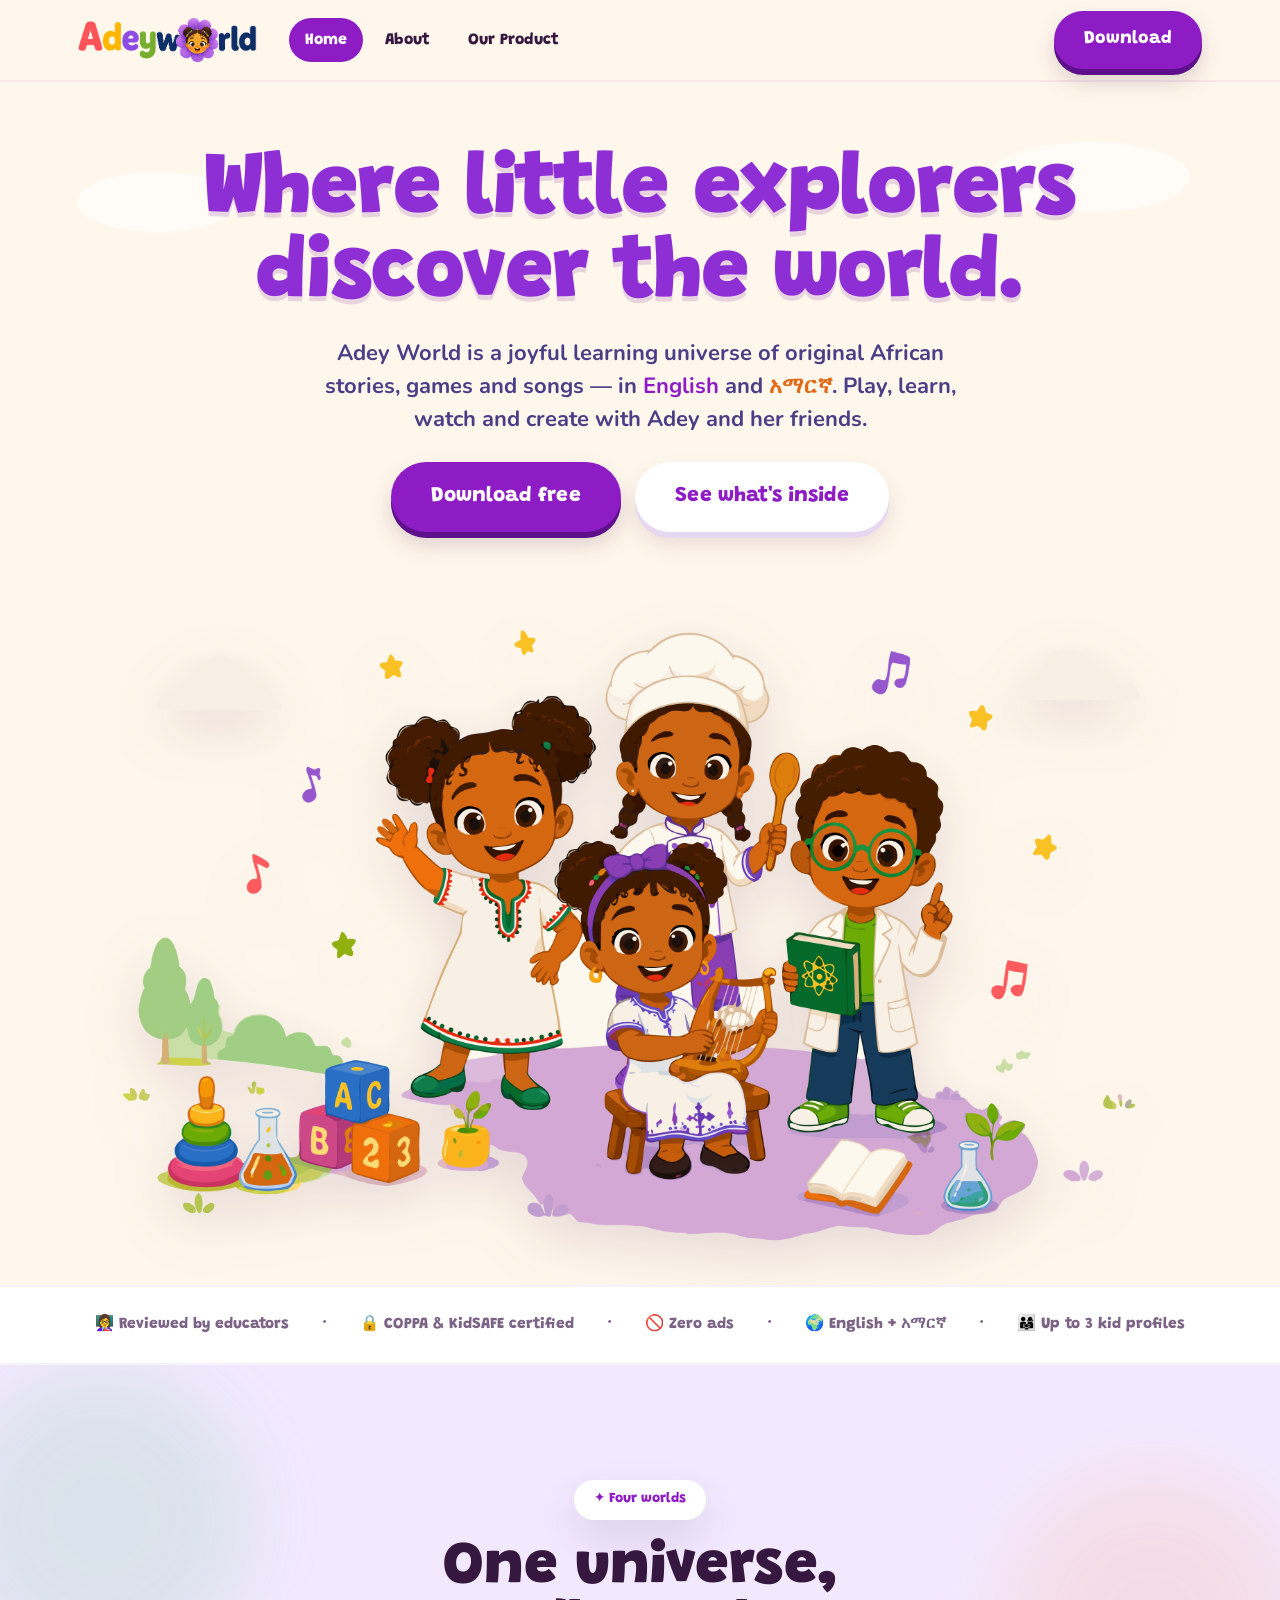
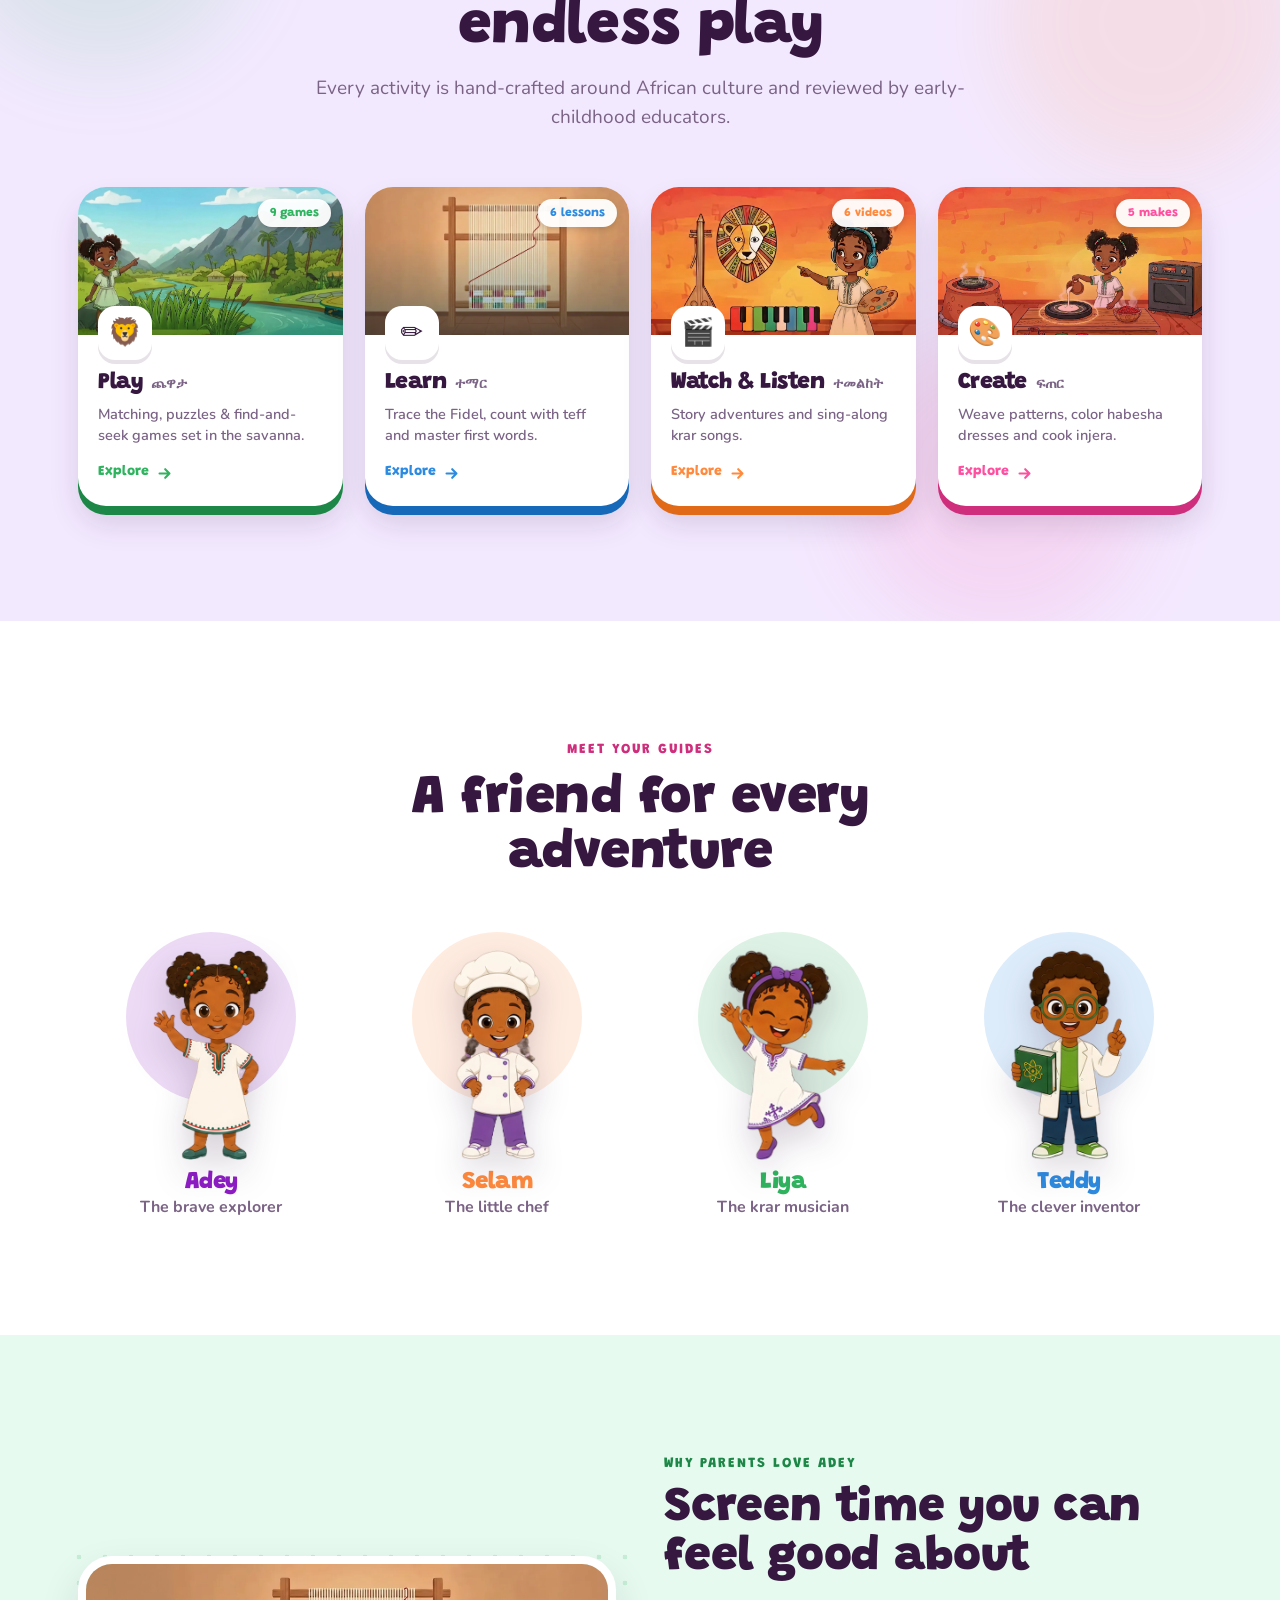
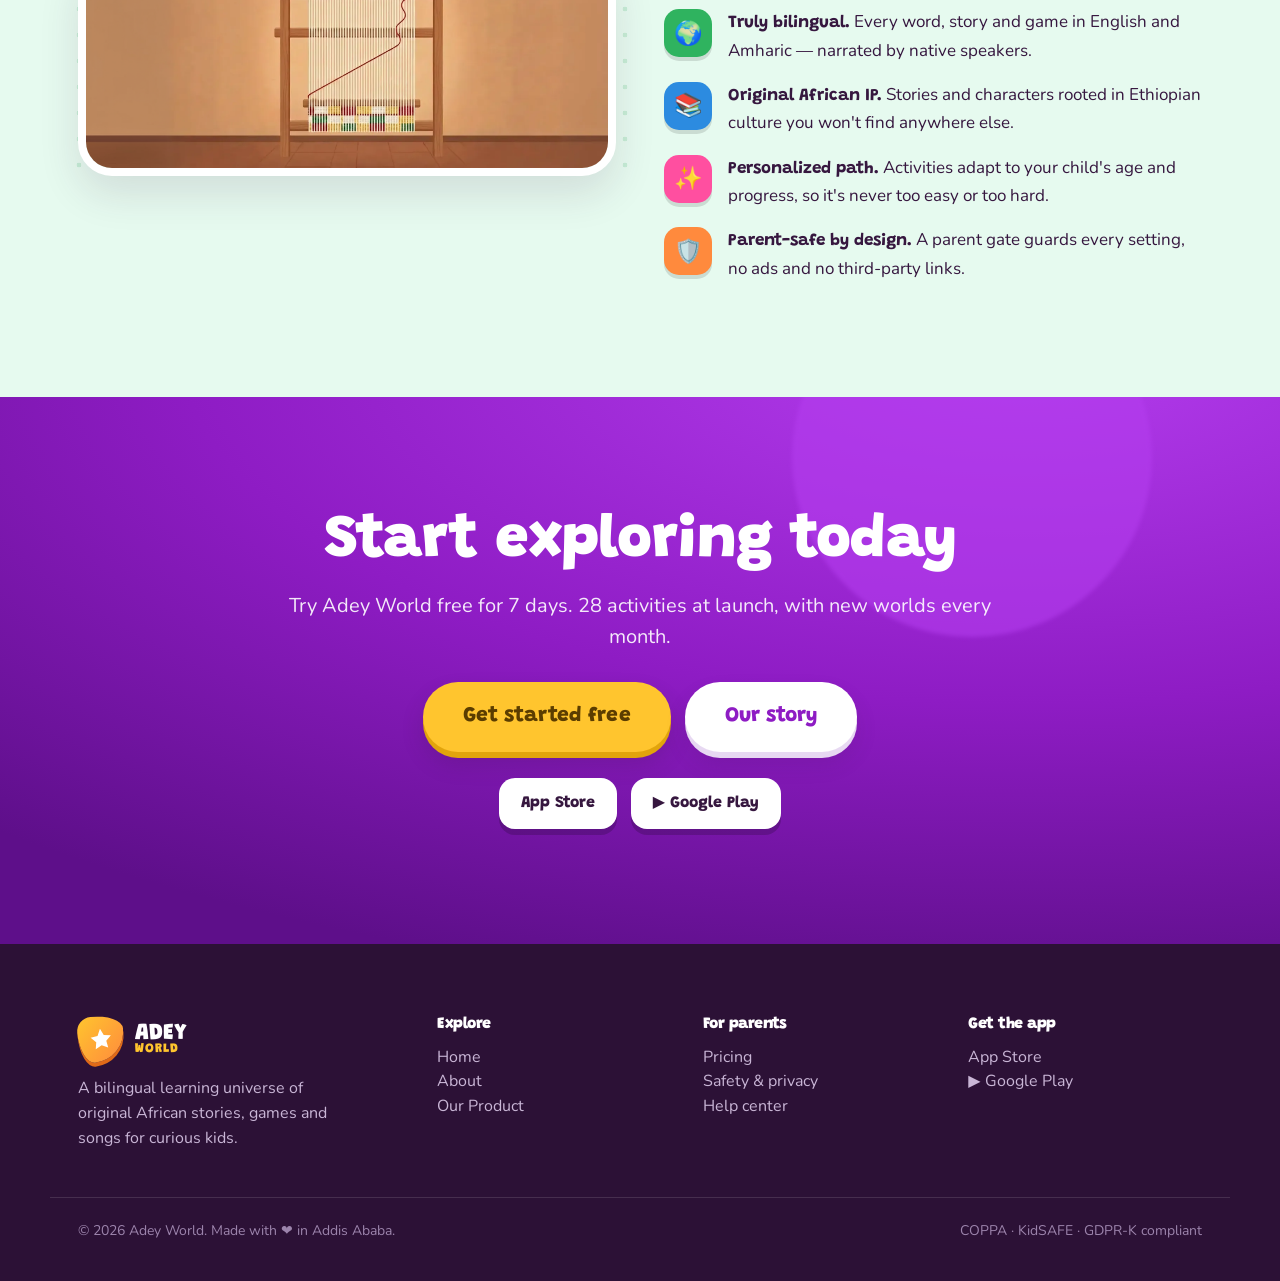
<file: index.html>
<!doctype html>
<html lang="en">
<head>
<meta charset="utf-8"/>
<meta name="viewport" content="width=device-width,initial-scale=1"/>
<title>Adey World — Learning Universe for Curious Kids</title>
<link rel="stylesheet" href="site.css"/>
</head>
<body>

<!-- ===== NAV ===== -->
<nav class="nav">
  <div class="wrap row">
    <a class="logo" href="index.html" aria-label="Adeyworld home">
      <img src="assets/adeyworld-logo.png" alt="Adeyworld"/>
    </a>
    <div class="navlinks">
      <a href="index.html" class="active">Home</a>
      <a href="about.html">About</a>
      <a href="product.html">Our Product</a>
    </div>
    <div class="spacer"></div>
    <a class="btn" href="product.html#pricing">Download</a>
  </div>
</nav>

<!-- ===== HERO ===== -->
<header class="hero" style="padding: 68px 0px 0px">
  <div class="cloud" style="width:160px;height:60px;top:90px;left:6%"></div>
  <div class="cloud" style="width:200px;height:70px;top:60px;right:7%"></div>
  <div class="wrap" style="position:relative;z-index:2">
    <h1 class="hero-h1">Where little explorers<br/>discover the world.</h1>
    <p class="hero-sub">Adey World is a joyful learning universe of original African stories, games and songs — in <b>English</b> and <b style="color:var(--watch-d)">አማርኛ</b>. Play, learn, watch and create with Adey and her friends.</p>
    <div style="display:flex;gap:14px;justify-content:center;flex-wrap:wrap;margin-top:26px">
      <a class="btn lg" href="product.html#pricing">Download free</a>
      <a class="btn lg ghost" href="product.html">See what's inside</a>
    </div>
    <div class="hero-art-wrap">
      <img class="hero-art" src="assets/hero-kids.png" alt="Adey and her friends" style="object-fit: cover; width: 1078px"/>
    </div>
  </div>
</header>

<!-- ===== TRUST STRIP ===== -->
<section class="sec-paper" style="padding:26px 0;border-top:2px solid rgba(142,28,196,.06);border-bottom:2px solid rgba(142,28,196,.06)">
  <div class="wrap" style="display:flex;flex-wrap:wrap;gap:14px 34px;justify-content:center;align-items:center;font-family:var(--fd);font-weight:800;color:var(--muted);font-size:15.5px">
    <span class="trustitem">👩‍🏫 Reviewed by educators</span>
    <span>·</span>
    <span>🔒 COPPA &amp; KidSAFE certified</span>
    <span>·</span>
    <span>🚫 Zero ads</span>
    <span>·</span>
    <span>🌍 English + አማርኛ</span>
    <span>·</span>
    <span>👨‍👩‍👧 Up to 3 kid profiles</span>
  </div>
</section>

<!-- ===== FOUR WORLDS ===== -->
<section class="sec sec-lav worlds">
  <span class="worlds-blob" style="--x:8%;--y:18%;background:var(--play)"></span>
  <span class="worlds-blob" style="--x:90%;--y:30%;background:var(--watch)"></span>
  <span class="worlds-blob" style="--x:78%;--y:84%;background:var(--create)"></span>
  <div class="wrap" style="position:relative;z-index:2">
    <div class="center" style="max-width:720px;margin:0 auto 54px">
      <span class="pill-eyebrow reveal">✦ Four worlds</span>
      <h2 class="reveal worlds-title">One universe,<br/>endless play</h2>
      <p class="reveal" style="font-size:19px;color:var(--muted);margin-top:16px">Every activity is hand-crafted around African culture and reviewed by early-childhood educators.</p>
    </div>
    <div class="worlds-grid">
      <a class="wcard reveal" href="product.html#play" style="--c:var(--play);--cd:var(--play-d)">
        <div class="wcard-top">
          <img src="assets/scenes/scene-safari.png" alt=""/>
          <span class="wcard-count">9 games</span>
          <span class="wcard-ic">🦁</span>
        </div>
        <div class="wcard-body">
          <div class="wcard-h"><h3>Play</h3><span class="am">ጨዋታ</span></div>
          <p>Matching, puzzles &amp; find-and-seek games set in the savanna.</p>
          <span class="wcard-go">Explore <svg viewBox="0 0 24 24" fill="none" stroke="currentColor" stroke-width="3" stroke-linecap="round" stroke-linejoin="round"><path d="M5 12h14M13 6l6 6-6 6"/></svg></span>
        </div>
      </a>
      <a class="wcard reveal" href="product.html#learn" style="--c:var(--learn);--cd:var(--learn-d)">
        <div class="wcard-top">
          <img src="assets/scenes/scene-weave.png" alt=""/>
          <span class="wcard-count">6 lessons</span>
          <span class="wcard-ic">✏️</span>
        </div>
        <div class="wcard-body">
          <div class="wcard-h"><h3>Learn</h3><span class="am">ተማር</span></div>
          <p>Trace the Fidel, count with teff and master first words.</p>
          <span class="wcard-go">Explore <svg viewBox="0 0 24 24" fill="none" stroke="currentColor" stroke-width="3" stroke-linecap="round" stroke-linejoin="round"><path d="M5 12h14M13 6l6 6-6 6"/></svg></span>
        </div>
      </a>
      <a class="wcard reveal" href="product.html#watch" style="--c:var(--watch);--cd:var(--watch-d)">
        <div class="wcard-top">
          <img src="assets/scenes/scene-music.png" alt=""/>
          <span class="wcard-count">6 videos</span>
          <span class="wcard-ic">🎬</span>
        </div>
        <div class="wcard-body">
          <div class="wcard-h"><h3>Watch &amp; Listen</h3><span class="am">ተመልከት</span></div>
          <p>Story adventures and sing-along krar songs.</p>
          <span class="wcard-go">Explore <svg viewBox="0 0 24 24" fill="none" stroke="currentColor" stroke-width="3" stroke-linecap="round" stroke-linejoin="round"><path d="M5 12h14M13 6l6 6-6 6"/></svg></span>
        </div>
      </a>
      <a class="wcard reveal" href="product.html#create" style="--c:var(--create);--cd:var(--create-d)">
        <div class="wcard-top">
          <img src="assets/scenes/scene-cook.png" alt=""/>
          <span class="wcard-count">5 makes</span>
          <span class="wcard-ic">🎨</span>
        </div>
        <div class="wcard-body">
          <div class="wcard-h"><h3>Create</h3><span class="am">ፍጠር</span></div>
          <p>Weave patterns, color habesha dresses and cook injera.</p>
          <span class="wcard-go">Explore <svg viewBox="0 0 24 24" fill="none" stroke="currentColor" stroke-width="3" stroke-linecap="round" stroke-linejoin="round"><path d="M5 12h14M13 6l6 6-6 6"/></svg></span>
        </div>
      </a>
    </div>
  </div>
</section>

<!-- ===== CHARACTERS ===== -->
<section class="sec sec-paper">
  <div class="wrap">
    <div class="center" style="max-width:680px;margin:0 auto 50px">
      <span class="eyebrow reveal" style="color:var(--create-d)">Meet your guides</span>
      <h2 class="reveal" style="font-size:clamp(32px,4.4vw,54px);margin-top:10px">A friend for every adventure</h2>
    </div>
    <div class="grid-4">
      <div class="reveal charcard" style="--c:var(--brand)"><div class="halo"></div><img src="assets/characters/char-explorer.png" alt="Adey"/><h3>Adey</h3><p>The brave explorer</p></div>
      <div class="reveal charcard" style="--c:var(--watch)"><div class="halo"></div><img src="assets/characters/char-chef.png" alt="Chef Adey"/><h3>Selam</h3><p>The little chef</p></div>
      <div class="reveal charcard" style="--c:var(--play)"><div class="halo"></div><img src="assets/characters/char-musician.png" alt="Musician"/><h3>Liya</h3><p>The krar musician</p></div>
      <div class="reveal charcard" style="--c:var(--learn)"><div class="halo"></div><img src="assets/characters/char-inventor.png" alt="Inventor"/><h3>Teddy</h3><p>The clever inventor</p></div>
    </div>
  </div>
</section>

<!-- ===== WHY PARENTS ===== -->
<section class="sec sec-mint">
  <div class="wrap">
    <div class="grid-2" style="align-items:center;gap:48px">
      <div class="reveal" style="position:relative">
        <div class="dots" style="position:absolute;inset:-12px;color:rgba(47,179,95,.18)"></div>
        <img src="assets/scenes/scene-weave.png" alt="Weaving studio" class="card" style="position:relative;border:8px solid #fff;border-radius:var(--r)"/>
      </div>
      <div>
        <span class="eyebrow reveal" style="color:var(--play-d)">Why parents love Adey</span>
        <h2 class="reveal" style="font-size:clamp(30px,4vw,48px);margin-top:10px">Screen time you can feel good about</h2>
        <div class="featurelist" style="margin-top:26px;display:flex;flex-direction:column;gap:18px">
          <div class="reveal feat"><span class="fic" style="background:var(--play)">🌍</span><div><b>Truly bilingual.</b> Every word, story and game in English and Amharic — narrated by native speakers.</div></div>
          <div class="reveal feat"><span class="fic" style="background:var(--learn)">📚</span><div><b>Original African IP.</b> Stories and characters rooted in Ethiopian culture you won't find anywhere else.</div></div>
          <div class="reveal feat"><span class="fic" style="background:var(--create)">✨</span><div><b>Personalized path.</b> Activities adapt to your child's age and progress, so it's never too easy or too hard.</div></div>
          <div class="reveal feat"><span class="fic" style="background:var(--watch)">🛡️</span><div><b>Parent-safe by design.</b> A parent gate guards every setting, no ads and no third-party links.</div></div>
        </div>
      </div>
    </div>
  </div>
</section>

<!-- ===== BIG CTA ===== -->
<section class="sec sec-brand" style="overflow:hidden">
  <div class="blob" style="width:360px;height:360px;background:var(--brand-bright);opacity:.6;top:-120px;right:10%"></div>
  <div class="wrap center" style="position:relative;z-index:2;max-width:760px">
    <h2 class="reveal" style="font-size:clamp(34px,5vw,60px)">Start exploring today</h2>
    <p class="reveal" style="font-size:20px;color:rgba(255,255,255,.9);margin-top:16px">Try Adey World free for 7 days. 28 activities at launch, with new worlds every month.</p>
    <div class="reveal" style="display:flex;gap:14px;justify-content:center;flex-wrap:wrap;margin-top:30px">
      <a class="btn lg sun" href="product.html#pricing">Get started free</a>
      <a class="btn lg ghost" href="about.html">Our story</a>
    </div>
    <div class="reveal" style="display:flex;gap:14px;justify-content:center;flex-wrap:wrap;margin-top:26px">
      <span class="storebadge">  App Store</span>
      <span class="storebadge">▶ Google Play</span>
    </div>
  </div>
</section>

<!-- ===== FOOTER ===== -->
<footer class="foot">
  <div class="wrap" style="display:grid;grid-template-columns:1.4fr 1fr 1fr 1fr;gap:32px">
    <div>
      <a class="logo" href="index.html" style="margin-bottom:14px"><span class="mark"><svg viewBox="0 0 24 24" fill="currentColor"><path d="M12 2.6l2.9 5.9 6.5.95-4.7 4.6 1.1 6.45L12 17.9l-5.8 3.05 1.1-6.45-4.7-4.6 6.5-.95L12 2.6z"/></svg></span><b style="color:#fff">ADEY<span style="color:var(--sun)">WORLD</span></b></a>
      <p style="color:#C9B6D6;max-width:280px;margin-top:8px">A bilingual learning universe of original African stories, games and songs for curious kids.</p>
    </div>
    <div><h4 style="color:#fff;margin-bottom:12px">Explore</h4><p><a href="index.html">Home</a></p><p><a href="about.html">About</a></p><p><a href="product.html">Our Product</a></p></div>
    <div><h4 style="color:#fff;margin-bottom:12px">For parents</h4><p><a href="product.html#pricing">Pricing</a></p><p><a href="product.html#safety">Safety &amp; privacy</a></p><p><a href="#">Help center</a></p></div>
    <div><h4 style="color:#fff;margin-bottom:12px">Get the app</h4><p><a href="#">  App Store</a></p><p><a href="#">▶ Google Play</a></p></div>
  </div>
  <div class="wrap" style="margin-top:46px;padding-top:22px;border-top:1px solid rgba(255,255,255,.12);color:#9C84AC;font-size:14px;display:flex;justify-content:space-between;flex-wrap:wrap;gap:10px">
    <span>© 2026 Adey World. Made with ❤️ in Addis Ababa.</span>
    <span>COPPA · KidSAFE · GDPR-K compliant</span>
  </div>
</footer>

<style>
/* home-only component styles */
.worlds{overflow:hidden}
.worlds-blob{position:absolute;left:var(--x);top:var(--y);width:300px;height:300px;border-radius:50%;opacity:.12;filter:blur(40px);transform:translate(-50%,-50%);pointer-events:none;z-index:0}
.pill-eyebrow{display:inline-flex;align-items:center;gap:7px;font-family:var(--fd);font-weight:800;font-size:14px;color:var(--brand);background:#fff;padding:9px 20px;border-radius:var(--pill);box-shadow:var(--shadow)}
.worlds-title{font-family:var(--fd);font-weight:900;font-size:clamp(34px,5vw,60px);line-height:1.0;margin-top:18px;letter-spacing:-.5px}
.worlds-grid{display:grid;grid-template-columns:repeat(4,1fr);gap:22px}
.wcard{display:flex;flex-direction:column;background:#fff;border-radius:28px;overflow:hidden;
  box-shadow:0 9px 0 var(--cd),0 18px 30px rgba(54,23,63,.14);transition:transform .16s cubic-bezier(.34,1.4,.64,1),box-shadow .16s}
.wcard:hover{transform:translateY(-8px);box-shadow:0 15px 0 var(--cd),0 26px 40px rgba(54,23,63,.2)}
.wcard-top{position:relative;height:148px}
.wcard-top img{width:100%;height:100%;object-fit:cover}
.wcard-top::after{content:'';position:absolute;inset:0;background:linear-gradient(180deg,transparent 35%,var(--c));opacity:.5;mix-blend-mode:multiply}
.wcard-ic{position:absolute;bottom:-25px;left:20px;width:54px;height:54px;border-radius:17px;background:#fff;display:grid;place-items:center;font-size:27px;box-shadow:0 4px 0 rgba(54,23,63,.12);z-index:2}
.wcard-count{position:absolute;top:12px;right:12px;background:rgba(255,255,255,.95);color:var(--c);font-family:var(--fd);font-weight:800;font-size:12px;padding:5px 12px;border-radius:var(--pill);box-shadow:0 2px 6px rgba(0,0,0,.15)}
.wcard-body{padding:36px 20px 22px;flex:1;display:flex;flex-direction:column}
.wcard-h{display:flex;align-items:baseline;gap:9px}
.wcard-h h3{font-family:var(--fd);font-weight:900;font-size:23px;color:var(--ink)}
.wcard .am{font-family:var(--fd);font-weight:700;color:var(--muted);font-size:14px}
.wcard p{color:var(--muted);font-weight:600;font-size:14.5px;margin-top:8px;flex:1;line-height:1.45}
.wcard-go{display:inline-flex;align-items:center;gap:7px;font-family:var(--fd);font-weight:800;font-size:14px;color:var(--c);margin-top:16px}
.wcard-go svg{width:17px;height:17px;transition:transform .16s}
.wcard:hover .wcard-go svg{transform:translateX(5px)}
@media (max-width:880px){.worlds-grid{grid-template-columns:1fr 1fr}}
@media (max-width:520px){.worlds-grid{grid-template-columns:1fr}}
.charcard{text-align:center;position:relative;padding-top:18px}
.charcard .halo{position:absolute;top:0;left:50%;transform:translateX(-50%);width:170px;height:170px;border-radius:50%;background:color-mix(in srgb,var(--c) 16%,#fff);z-index:0}
.charcard img{position:relative;z-index:1;height:210px;margin:0 auto;object-fit:contain;filter:drop-shadow(0 14px 16px rgba(54,23,63,.2))}
.charcard h3{font-size:24px;margin-top:10px;color:var(--c)}
.charcard p{color:var(--muted);font-weight:700}
.feat{display:flex;gap:16px;align-items:flex-start;font-size:17px;color:var(--ink)}
.feat .fic{flex:0 0 auto;width:48px;height:48px;border-radius:15px;display:grid;place-items:center;font-size:23px;box-shadow:0 4px 0 rgba(0,0,0,.12)}
.feat b{font-family:var(--fd)}
.storebadge{display:inline-flex;align-items:center;gap:8px;background:#fff;color:var(--ink);font-family:var(--fd);font-weight:800;padding:13px 22px;border-radius:16px;box-shadow:0 6px 0 rgba(0,0,0,.18);font-size:16px}
@media (max-width:820px){.foot .wrap{grid-template-columns:1fr 1fr}}
</style>
<script src="site.js"></script>
</body>
</html>
</file>
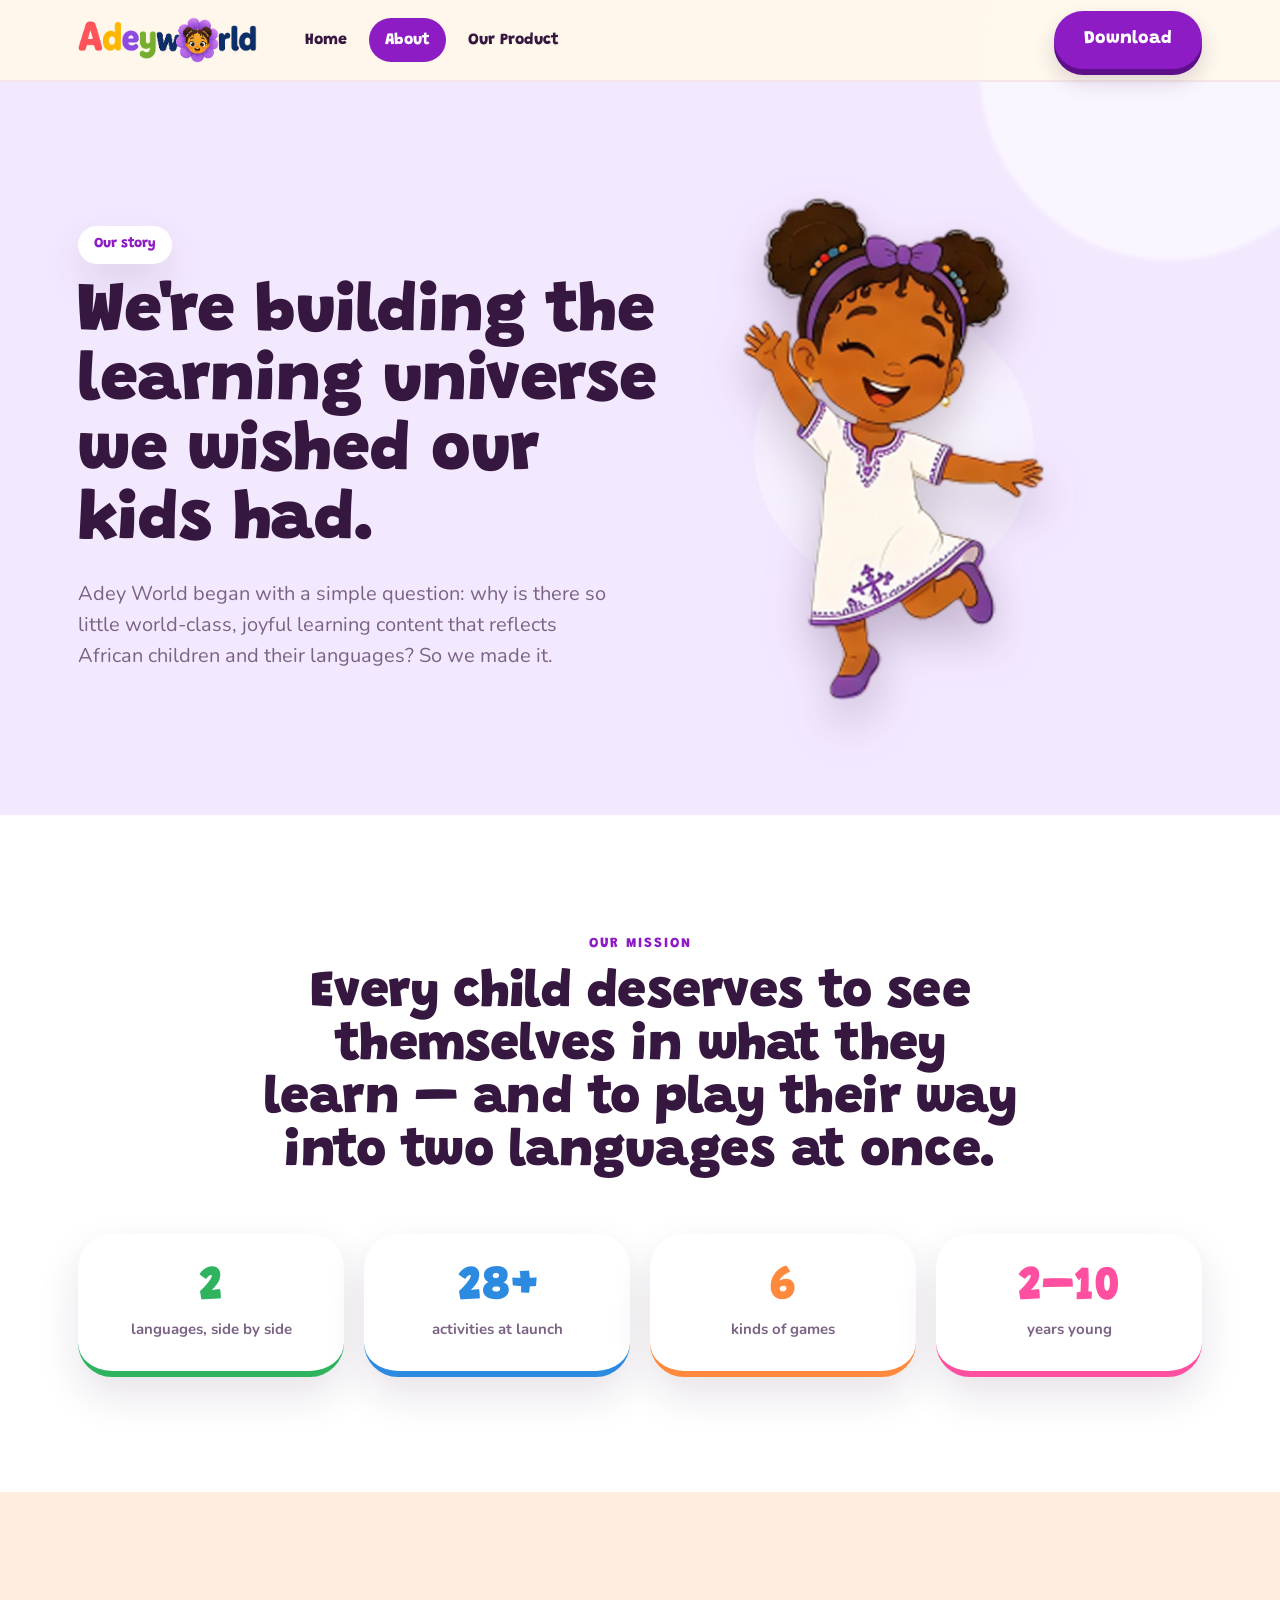
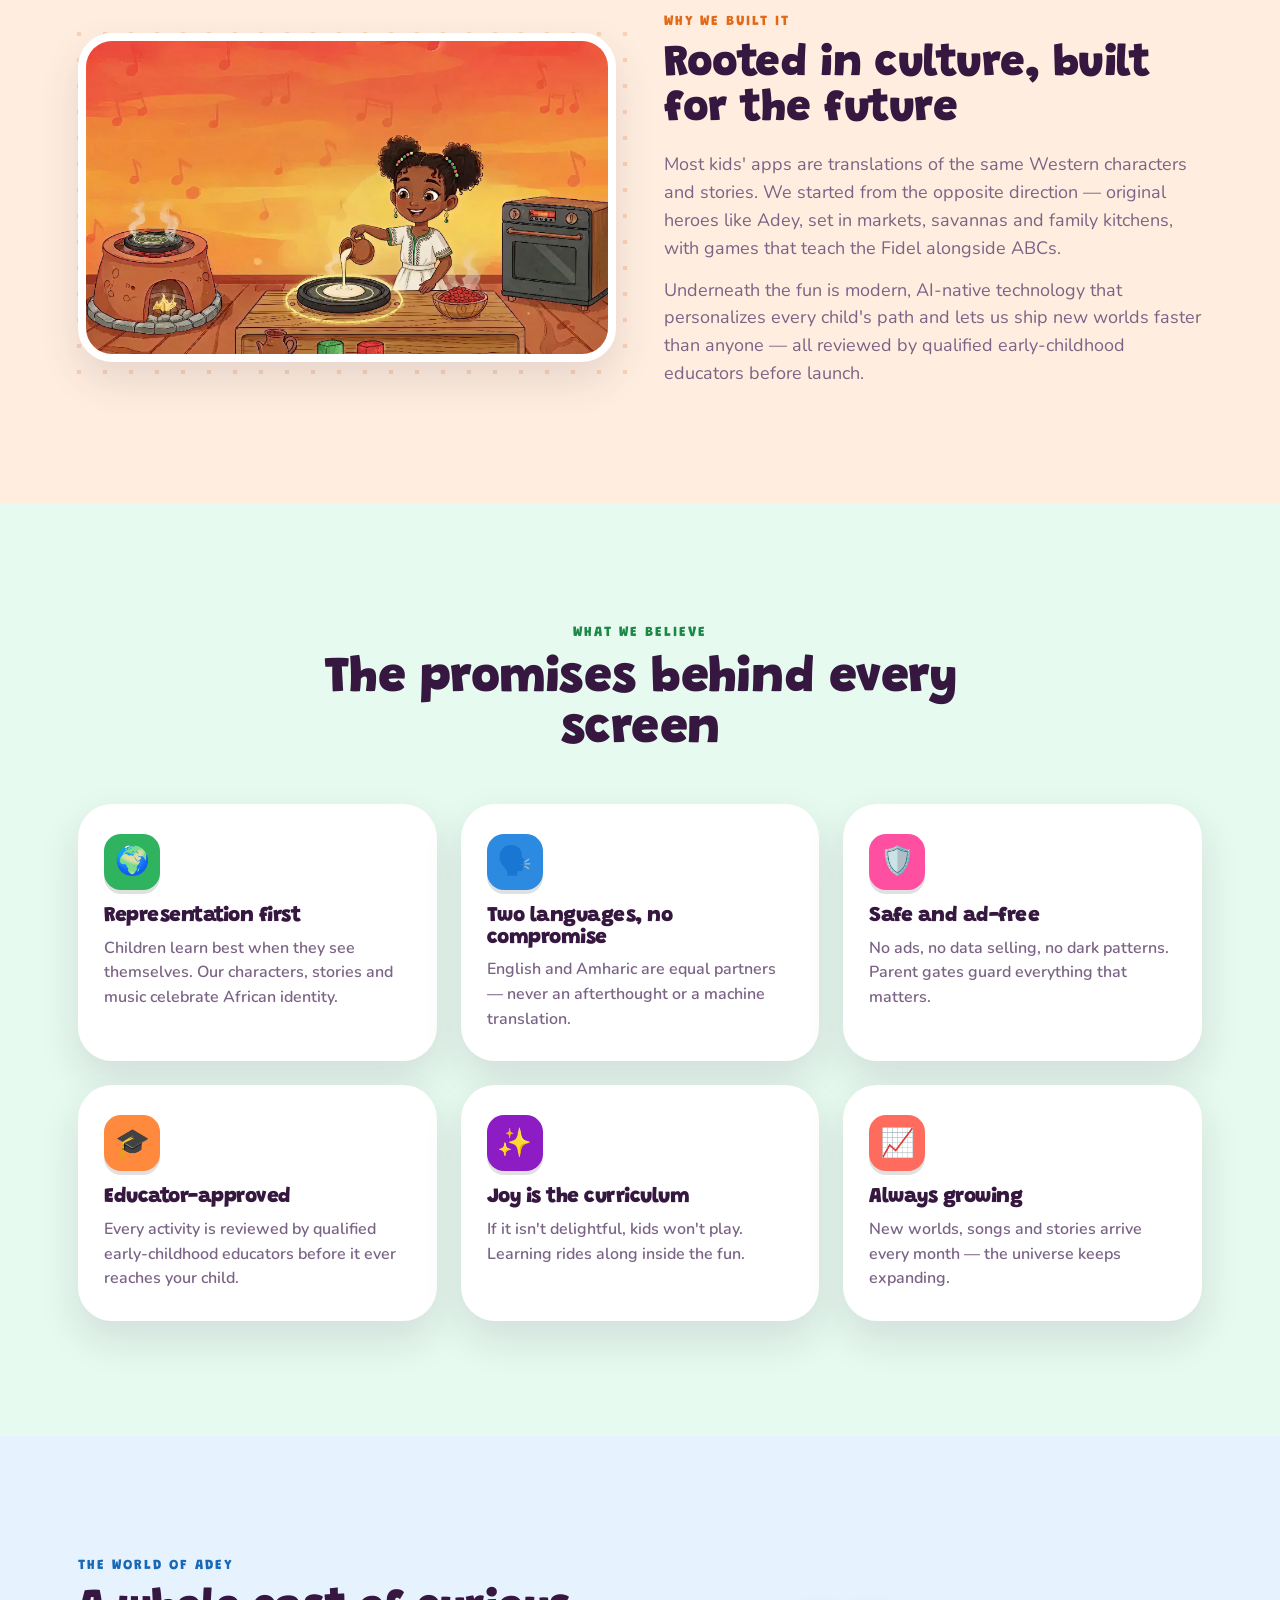
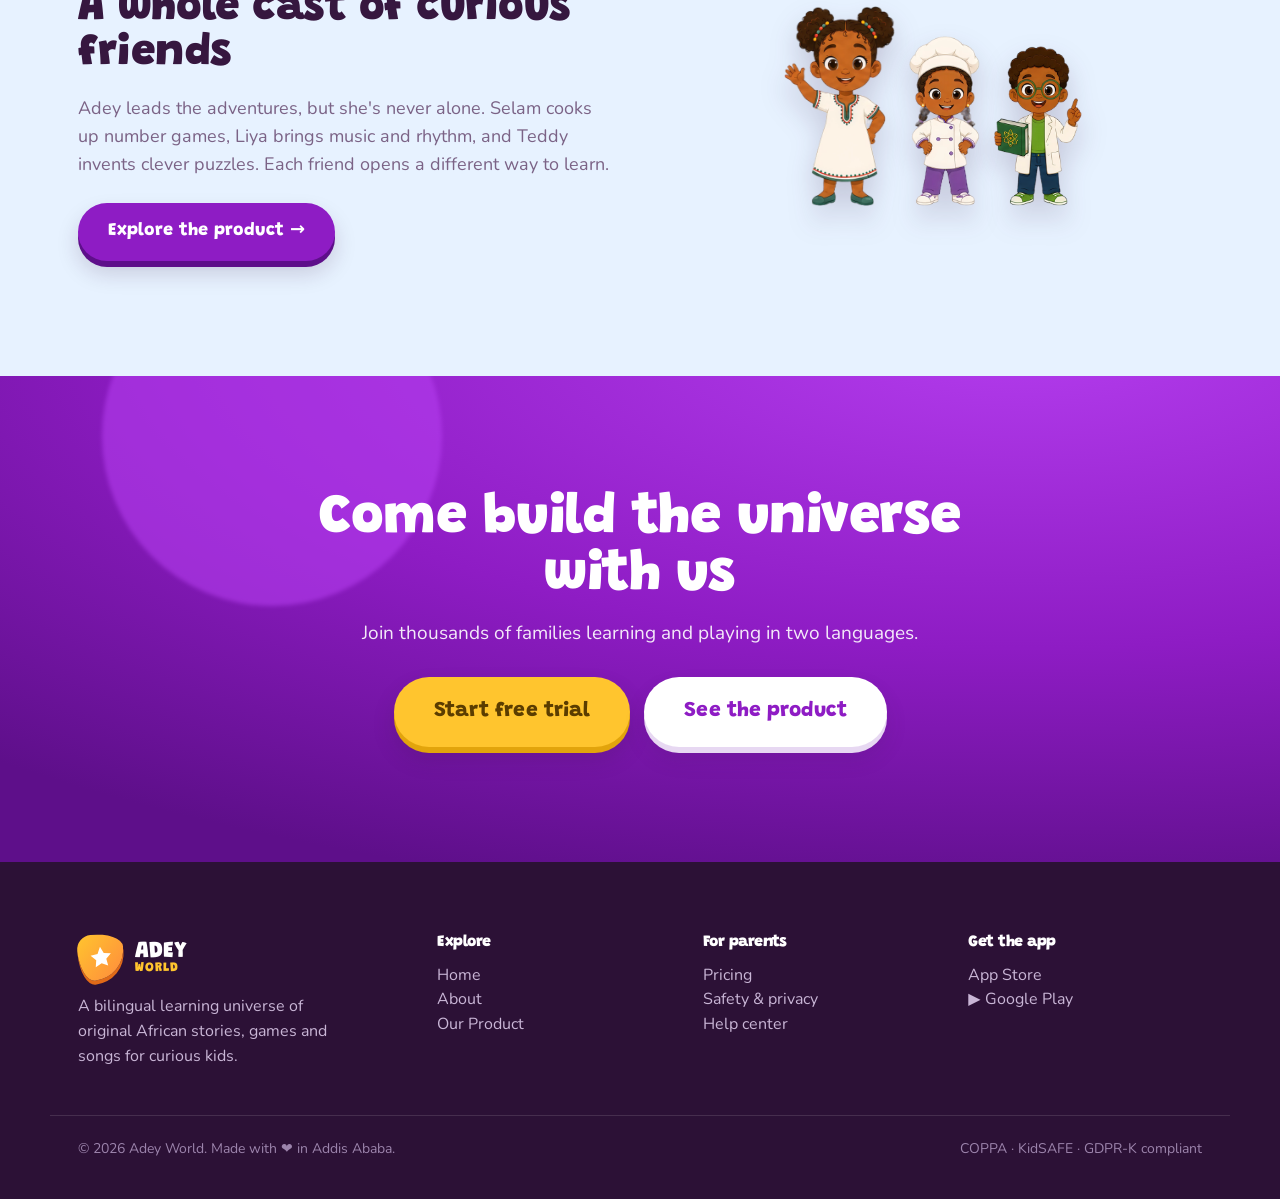
<file: about.html>
<!doctype html>
<html lang="en">
<head>
<meta charset="utf-8"/>
<meta name="viewport" content="width=device-width,initial-scale=1"/>
<title>About — Adey World</title>
<link rel="stylesheet" href="site.css"/>
</head>
<body>

<nav class="nav">
  <div class="wrap row">
    <a class="logo" href="index.html" aria-label="Adeyworld home">
      <img src="assets/adeyworld-logo.png" alt="Adeyworld"/>
    </a>
    <div class="navlinks">
      <a href="index.html">Home</a>
      <a href="about.html" class="active">About</a>
      <a href="product.html">Our Product</a>
    </div>
    <div class="spacer"></div>
    <a class="btn" href="product.html#pricing">Download</a>
  </div>
</nav>

<!-- HERO -->
<header class="sec sec-lav" style="overflow:hidden">
  <div class="blob" style="width:380px;height:380px;background:#fff;opacity:.6;top:-120px;right:-80px"></div>
  <div class="wrap">
    <div class="hero-grid" style="display:grid;grid-template-columns:1.1fr .9fr;gap:40px;align-items:center;position:relative;z-index:2">
      <div>
        <span class="tag reveal">Our story</span>
        <h1 class="reveal" style="font-size:clamp(40px,5.6vw,68px);margin-top:16px">We're building the learning universe we wished our kids had.</h1>
        <p class="reveal" style="font-size:20px;color:var(--muted);max-width:540px;margin-top:20px">
          Adey World began with a simple question: why is there so little world-class, joyful learning content that reflects African children and their languages? So we made it.</p>
      </div>
      <div class="reveal heroart" style="position:relative;width:min(360px,100%)">
        <div style="position:absolute;inset:0;margin:auto;width:280px;height:280px;border-radius:50%;background:radial-gradient(circle,#fff,rgba(255,255,255,0))"></div>
        <img class="float" src="assets/characters/char-musician.png" alt="Liya" style="position:relative;width:84%;margin:0 auto;filter:drop-shadow(0 22px 24px rgba(54,23,63,.26))"/>
      </div>
    </div>
  </div>
</header>

<!-- MISSION + STATS -->
<section class="sec sec-paper">
  <div class="wrap center" style="max-width:820px">
    <span class="eyebrow reveal" style="color:var(--brand)">Our mission</span>
    <h2 class="reveal" style="font-size:clamp(30px,4.4vw,52px);margin-top:12px;text-wrap:balance">Every child deserves to see themselves in what they learn — and to play their way into two languages at once.</h2>
  </div>
  <div class="wrap grid-4" style="margin-top:54px">
    <div class="reveal statcard" style="--c:var(--play)"><b>2</b><span>languages, side by side</span></div>
    <div class="reveal statcard" style="--c:var(--learn)"><b>28+</b><span>activities at launch</span></div>
    <div class="reveal statcard" style="--c:var(--watch)"><b>6</b><span>kinds of games</span></div>
    <div class="reveal statcard" style="--c:var(--create)"><b>2–10</b><span>years young</span></div>
  </div>
</section>

<!-- THE STORY -->
<section class="sec sec-peach">
  <div class="wrap grid-2" style="align-items:center;gap:48px">
    <div class="reveal" style="position:relative">
      <div class="dots" style="position:absolute;inset:-12px;color:rgba(224,106,24,.2)"></div>
      <img src="assets/scenes/scene-cook.png" alt="Adey's kitchen" class="card" style="position:relative;border:8px solid #fff"/>
    </div>
    <div>
      <span class="eyebrow reveal" style="color:var(--watch-d)">Why we built it</span>
      <h2 class="reveal" style="font-size:clamp(28px,3.8vw,44px);margin-top:10px">Rooted in culture, built for the future</h2>
      <p class="reveal" style="font-size:18px;color:var(--muted);margin-top:18px">Most kids' apps are translations of the same Western characters and stories. We started from the opposite direction — original heroes like Adey, set in markets, savannas and family kitchens, with games that teach the Fidel alongside ABCs.</p>
      <p class="reveal" style="font-size:18px;color:var(--muted);margin-top:14px">Underneath the fun is modern, AI-native technology that personalizes every child's path and lets us ship new worlds faster than anyone — all reviewed by qualified early-childhood educators before launch.</p>
    </div>
  </div>
</section>

<!-- VALUES -->
<section class="sec sec-mint">
  <div class="wrap">
    <div class="center" style="max-width:640px;margin:0 auto 48px">
      <span class="eyebrow reveal" style="color:var(--play-d)">What we believe</span>
      <h2 class="reveal" style="font-size:clamp(30px,4vw,50px);margin-top:10px">The promises behind every screen</h2>
    </div>
    <div class="grid-3">
      <div class="reveal valuecard"><span class="vic" style="background:var(--play)">🌍</span><h3>Representation first</h3><p>Children learn best when they see themselves. Our characters, stories and music celebrate African identity.</p></div>
      <div class="reveal valuecard"><span class="vic" style="background:var(--learn)">🗣️</span><h3>Two languages, no compromise</h3><p>English and Amharic are equal partners — never an afterthought or a machine translation.</p></div>
      <div class="reveal valuecard"><span class="vic" style="background:var(--create)">🛡️</span><h3>Safe and ad-free</h3><p>No ads, no data selling, no dark patterns. Parent gates guard everything that matters.</p></div>
      <div class="reveal valuecard"><span class="vic" style="background:var(--watch)">🎓</span><h3>Educator-approved</h3><p>Every activity is reviewed by qualified early-childhood educators before it ever reaches your child.</p></div>
      <div class="reveal valuecard"><span class="vic" style="background:var(--brand)">✨</span><h3>Joy is the curriculum</h3><p>If it isn't delightful, kids won't play. Learning rides along inside the fun.</p></div>
      <div class="reveal valuecard"><span class="vic" style="background:var(--coral)">📈</span><h3>Always growing</h3><p>New worlds, songs and stories arrive every month — the universe keeps expanding.</p></div>
    </div>
  </div>
</section>

<!-- WORLD OF ADEY -->
<section class="sec sec-sky">
  <div class="wrap grid-2" style="align-items:center;gap:48px">
    <div>
      <span class="eyebrow reveal" style="color:var(--learn-d)">The world of Adey</span>
      <h2 class="reveal" style="font-size:clamp(28px,3.8vw,44px);margin-top:10px">A whole cast of curious friends</h2>
      <p class="reveal" style="font-size:18px;color:var(--muted);margin-top:18px">Adey leads the adventures, but she's never alone. Selam cooks up number games, Liya brings music and rhythm, and Teddy invents clever puzzles. Each friend opens a different way to learn.</p>
      <a class="btn reveal" href="product.html" style="margin-top:24px">Explore the product →</a>
    </div>
    <div class="reveal" style="display:flex;gap:14px;justify-content:center;flex-wrap:wrap">
      <img src="assets/characters/char-explorer.png" alt="Adey" class="float" style="height:200px;filter:drop-shadow(0 14px 14px rgba(54,23,63,.2))"/>
      <img src="assets/characters/char-chef.png" alt="Selam" class="float" style="height:170px;align-self:flex-end;animation-duration:6s;filter:drop-shadow(0 14px 14px rgba(54,23,63,.2))"/>
      <img src="assets/characters/char-inventor.png" alt="Teddy" class="float" style="height:160px;align-self:flex-end;animation-duration:7s;filter:drop-shadow(0 14px 14px rgba(54,23,63,.2))"/>
    </div>
  </div>
</section>

<!-- CTA -->
<section class="sec sec-brand" style="overflow:hidden">
  <div class="blob" style="width:340px;height:340px;background:var(--brand-bright);opacity:.6;top:-110px;left:8%"></div>
  <div class="wrap center" style="position:relative;z-index:2;max-width:720px">
    <h2 class="reveal" style="font-size:clamp(32px,4.6vw,56px)">Come build the universe with us</h2>
    <p class="reveal" style="font-size:19px;color:rgba(255,255,255,.9);margin-top:14px">Join thousands of families learning and playing in two languages.</p>
    <div class="reveal" style="display:flex;gap:14px;justify-content:center;flex-wrap:wrap;margin-top:28px">
      <a class="btn lg sun" href="product.html#pricing">Start free trial</a>
      <a class="btn lg ghost" href="product.html">See the product</a>
    </div>
  </div>
</section>

<!-- FOOTER -->
<footer class="foot">
  <div class="wrap" style="display:grid;grid-template-columns:1.4fr 1fr 1fr 1fr;gap:32px">
    <div>
      <a class="logo" href="index.html" style="margin-bottom:14px"><span class="mark"><svg viewBox="0 0 24 24" fill="currentColor"><path d="M12 2.6l2.9 5.9 6.5.95-4.7 4.6 1.1 6.45L12 17.9l-5.8 3.05 1.1-6.45-4.7-4.6 6.5-.95L12 2.6z"/></svg></span><b style="color:#fff">ADEY<span style="color:var(--sun)">WORLD</span></b></a>
      <p style="color:#C9B6D6;max-width:280px;margin-top:8px">A bilingual learning universe of original African stories, games and songs for curious kids.</p>
    </div>
    <div><h4 style="color:#fff;margin-bottom:12px">Explore</h4><p><a href="index.html">Home</a></p><p><a href="about.html">About</a></p><p><a href="product.html">Our Product</a></p></div>
    <div><h4 style="color:#fff;margin-bottom:12px">For parents</h4><p><a href="product.html#pricing">Pricing</a></p><p><a href="product.html#safety">Safety &amp; privacy</a></p><p><a href="#">Help center</a></p></div>
    <div><h4 style="color:#fff;margin-bottom:12px">Get the app</h4><p><a href="#">  App Store</a></p><p><a href="#">▶ Google Play</a></p></div>
  </div>
  <div class="wrap" style="margin-top:46px;padding-top:22px;border-top:1px solid rgba(255,255,255,.12);color:#9C84AC;font-size:14px;display:flex;justify-content:space-between;flex-wrap:wrap;gap:10px">
    <span>© 2026 Adey World. Made with ❤️ in Addis Ababa.</span>
    <span>COPPA · KidSAFE · GDPR-K compliant</span>
  </div>
</footer>

<style>
.statcard{text-align:center;background:#fff;border-radius:var(--r);padding:30px 18px;box-shadow:var(--shadow);border-bottom:6px solid var(--c)}
.statcard b{font-family:var(--fd);font-weight:900;font-size:48px;color:var(--c);display:block;line-height:1}
.statcard span{color:var(--muted);font-weight:700;font-size:15px;display:block;margin-top:6px}
.valuecard{background:#fff;border-radius:var(--r);padding:30px 26px;box-shadow:var(--shadow)}
.valuecard .vic{width:56px;height:56px;border-radius:17px;display:grid;place-items:center;font-size:28px;box-shadow:0 4px 0 rgba(0,0,0,.12);margin-bottom:16px}
.valuecard h3{font-size:21px}
.valuecard p{color:var(--muted);font-weight:600;margin-top:8px}
@media (max-width:820px){.foot .wrap{grid-template-columns:1fr 1fr}}
</style>
<script src="site.js"></script>
</body>
</html>
</file>
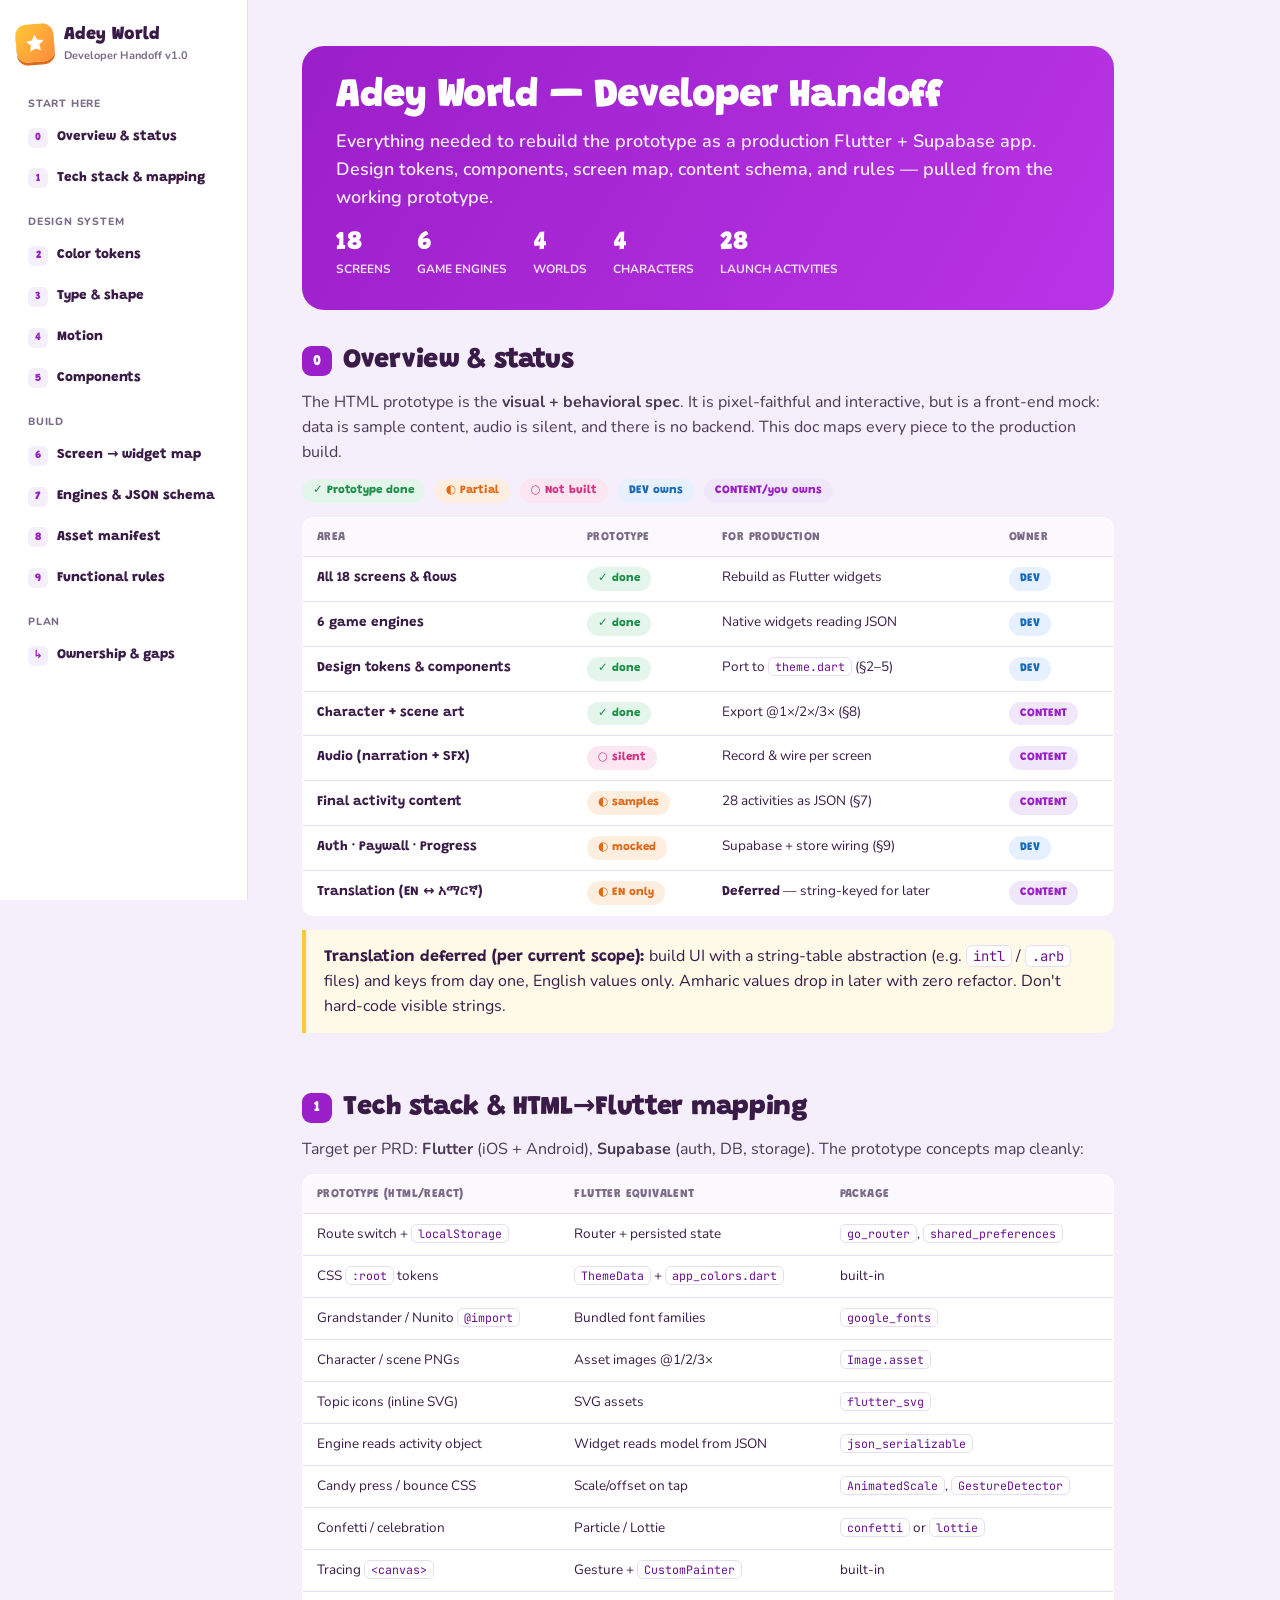
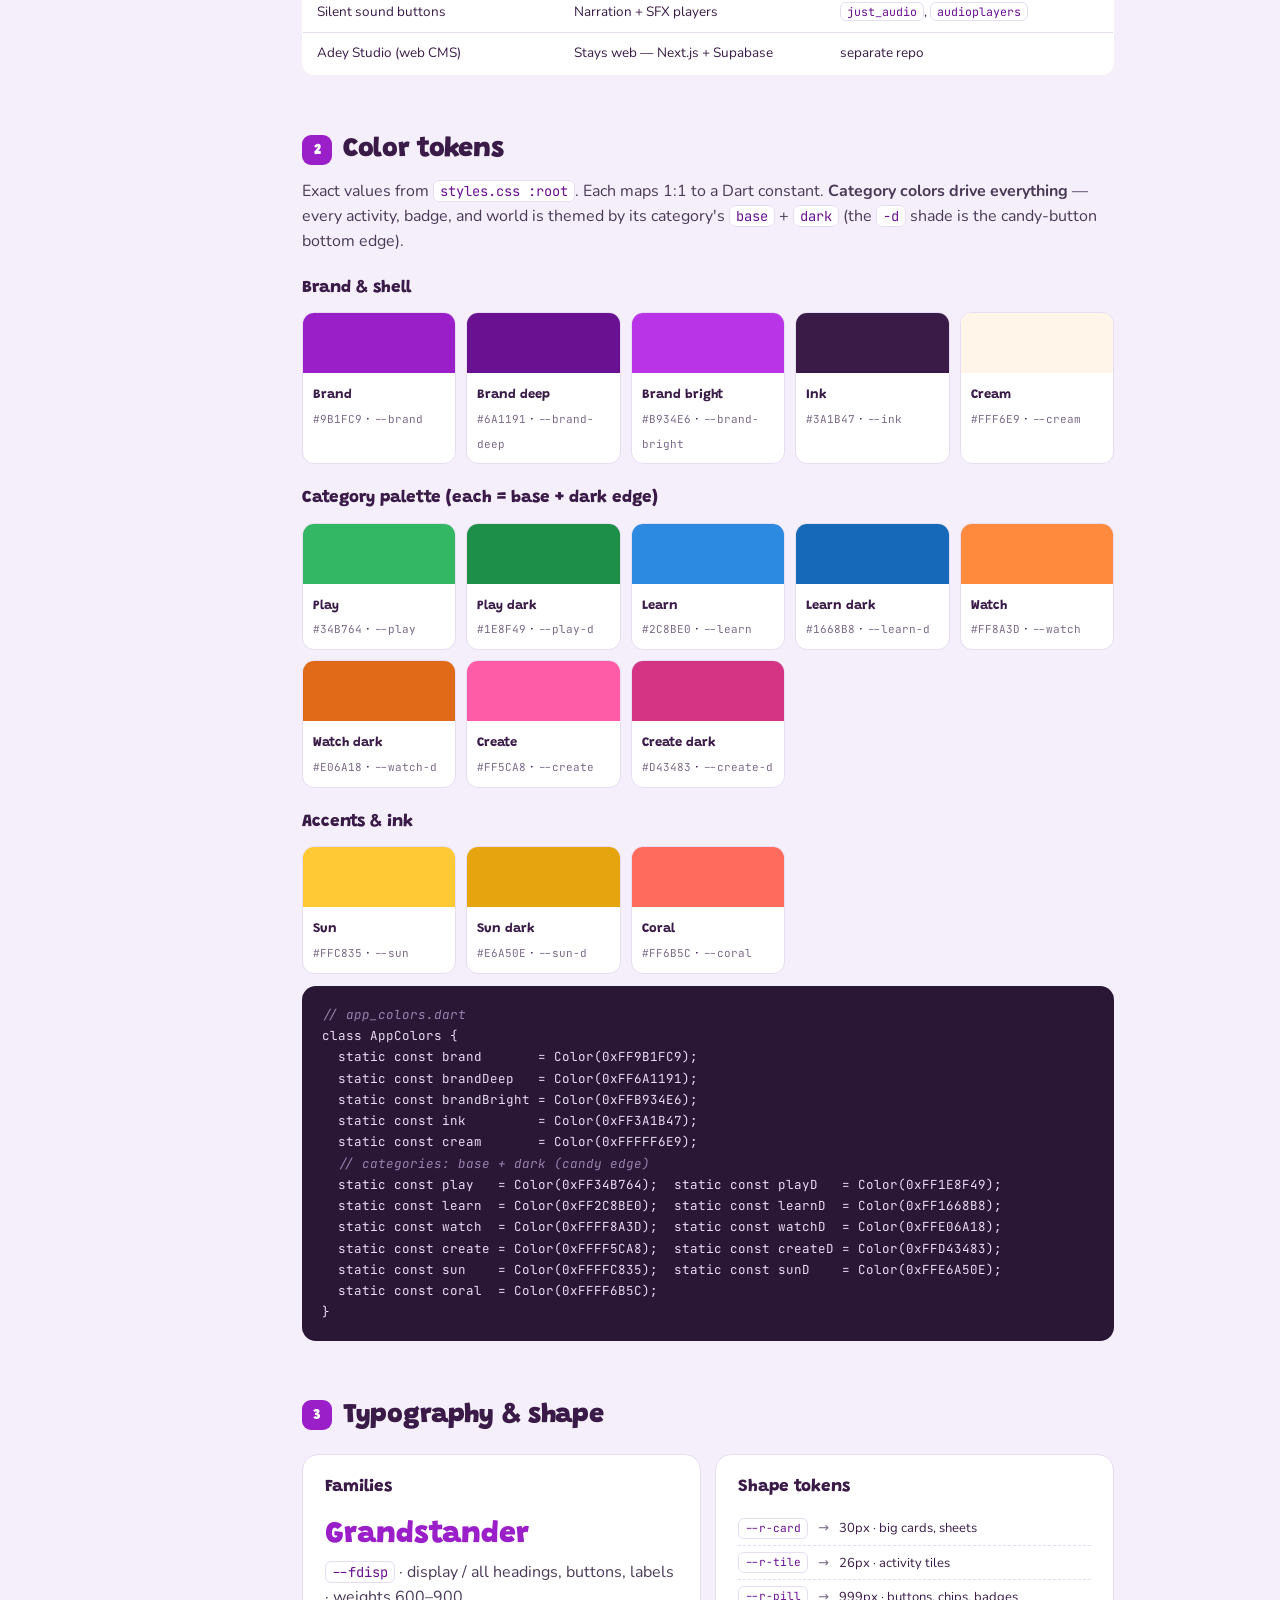
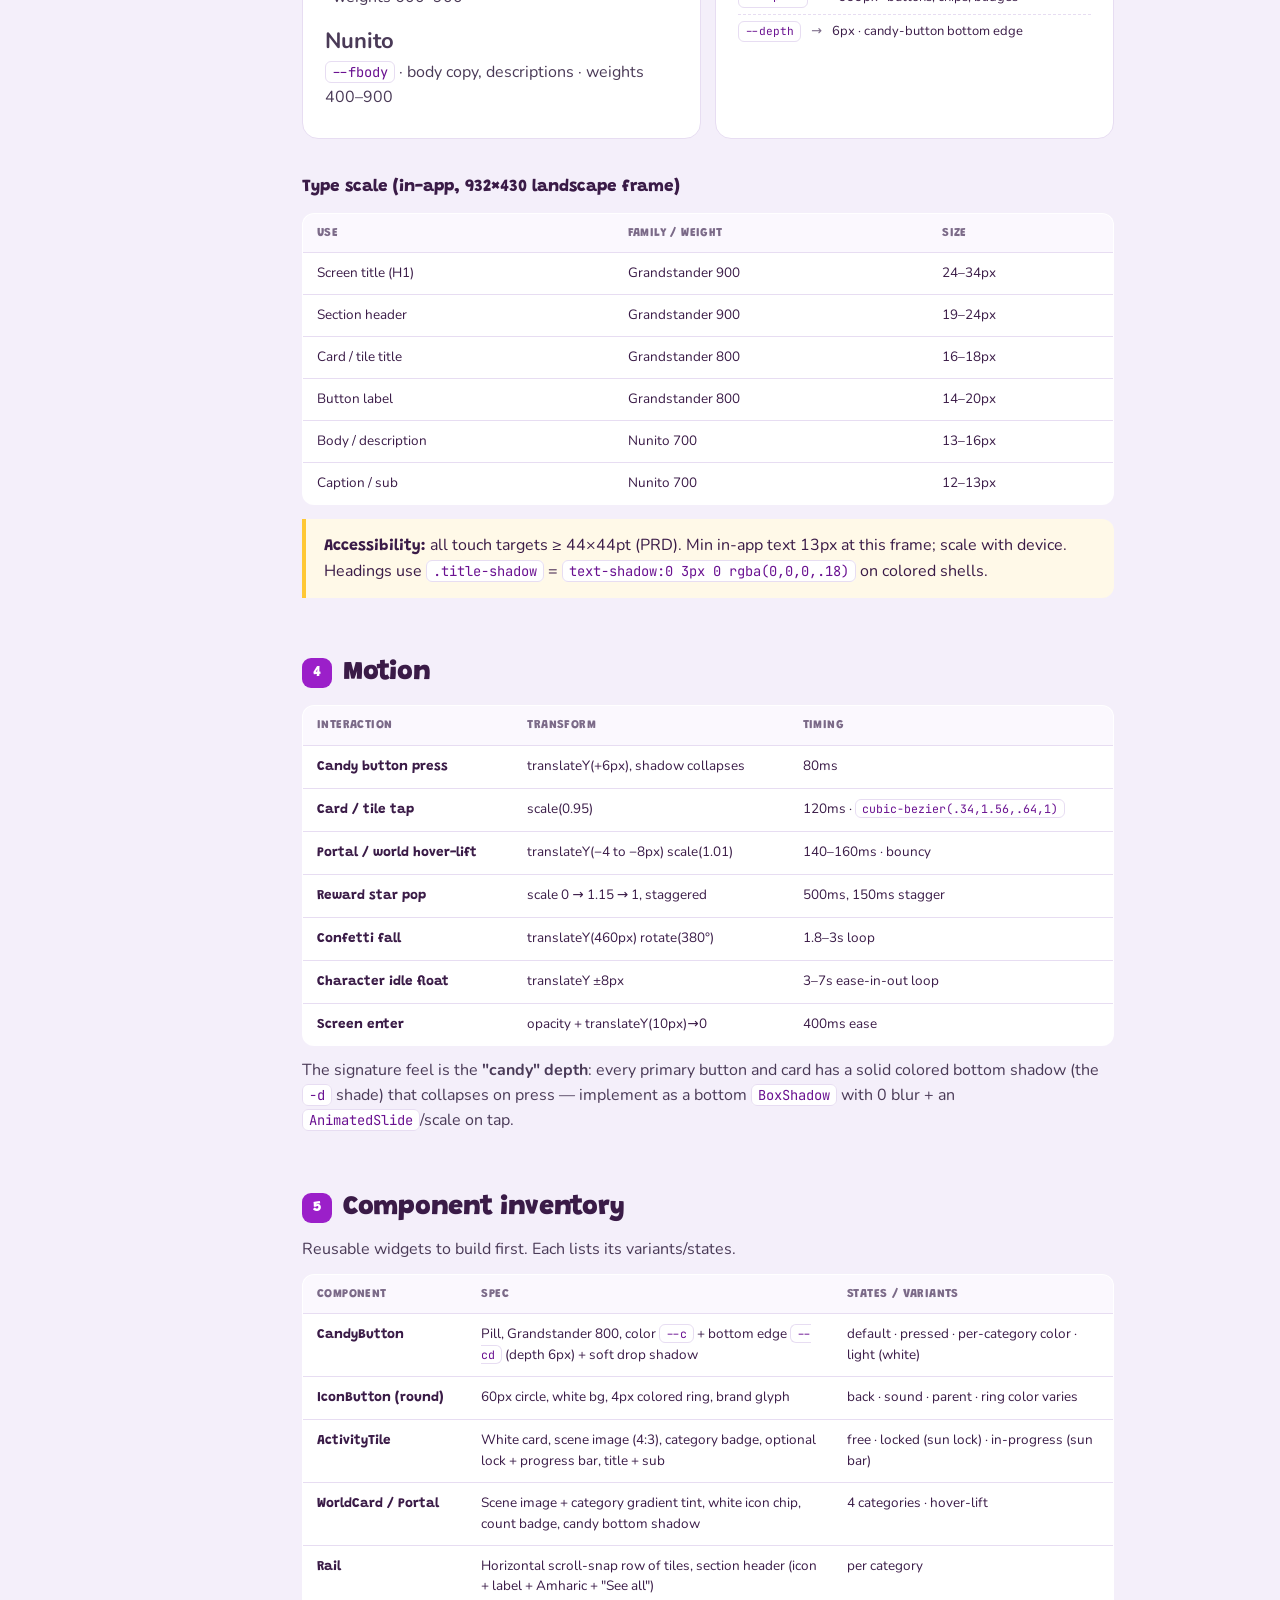
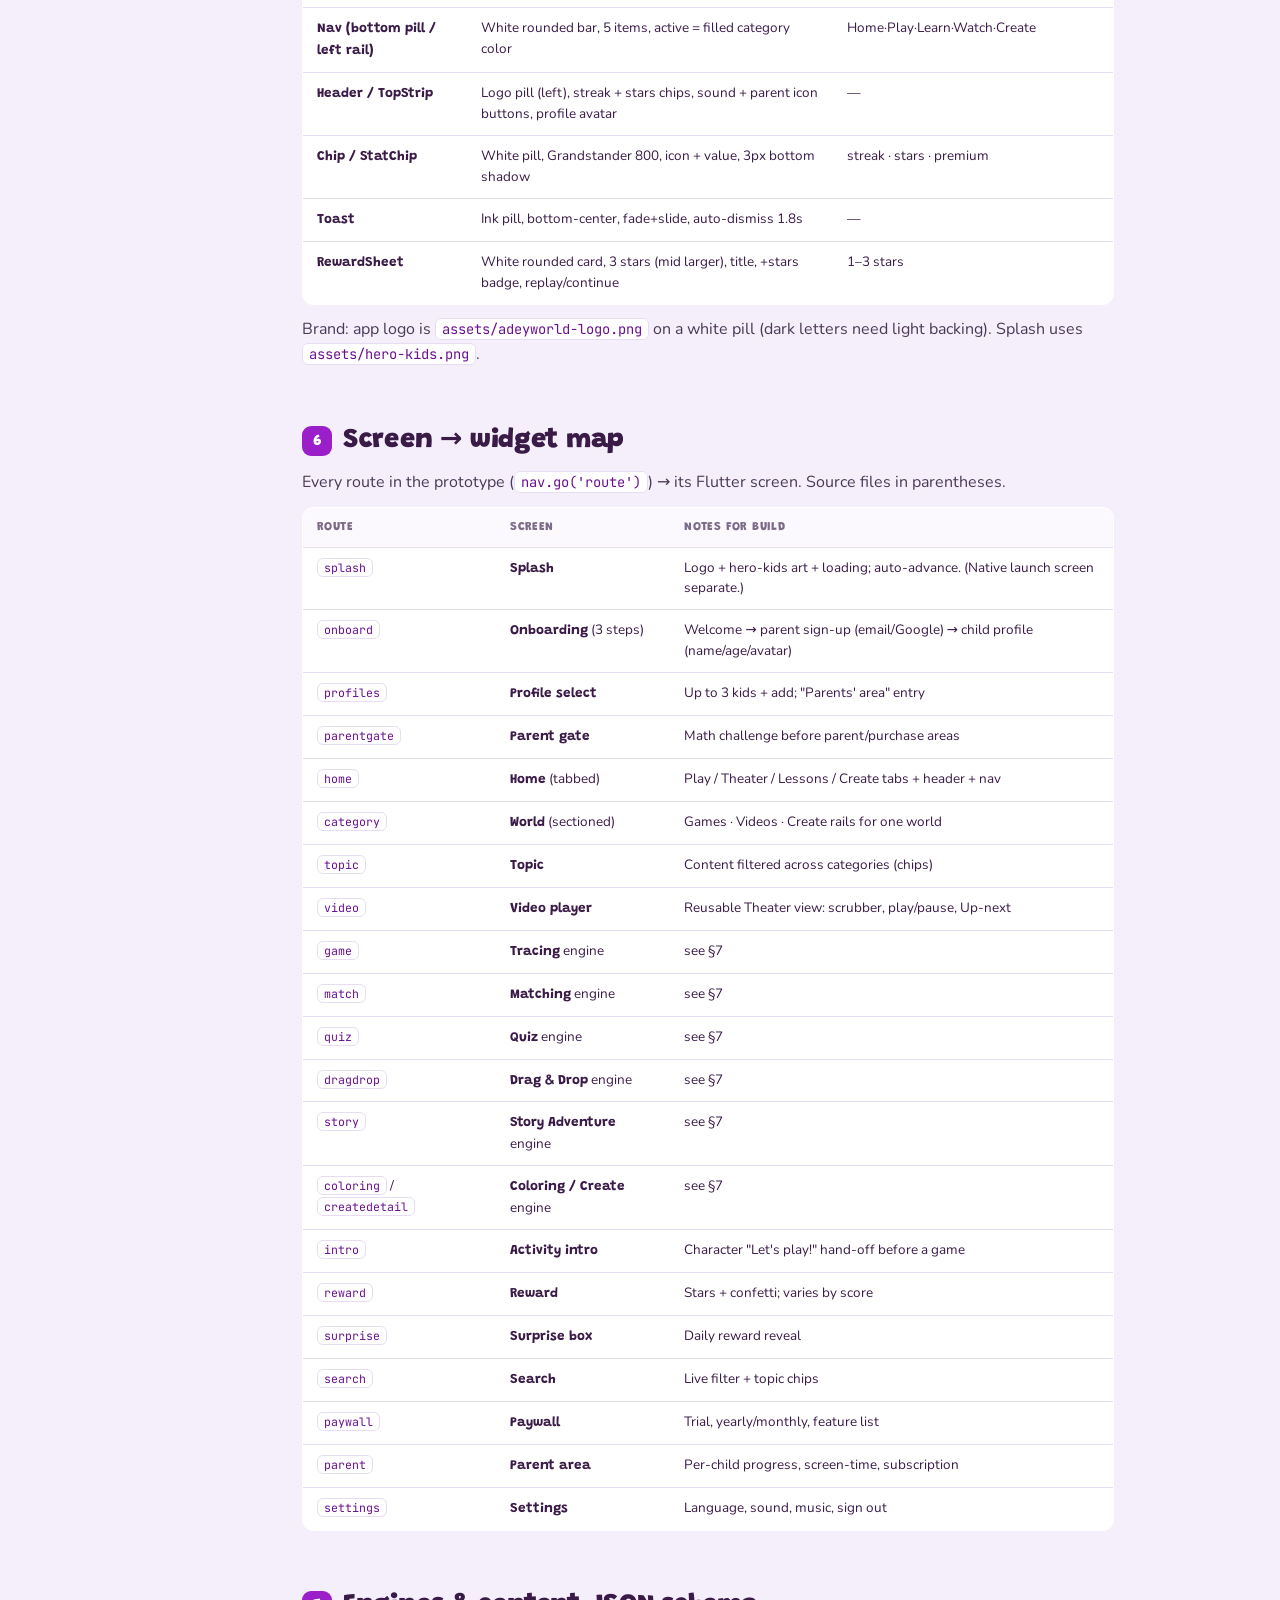
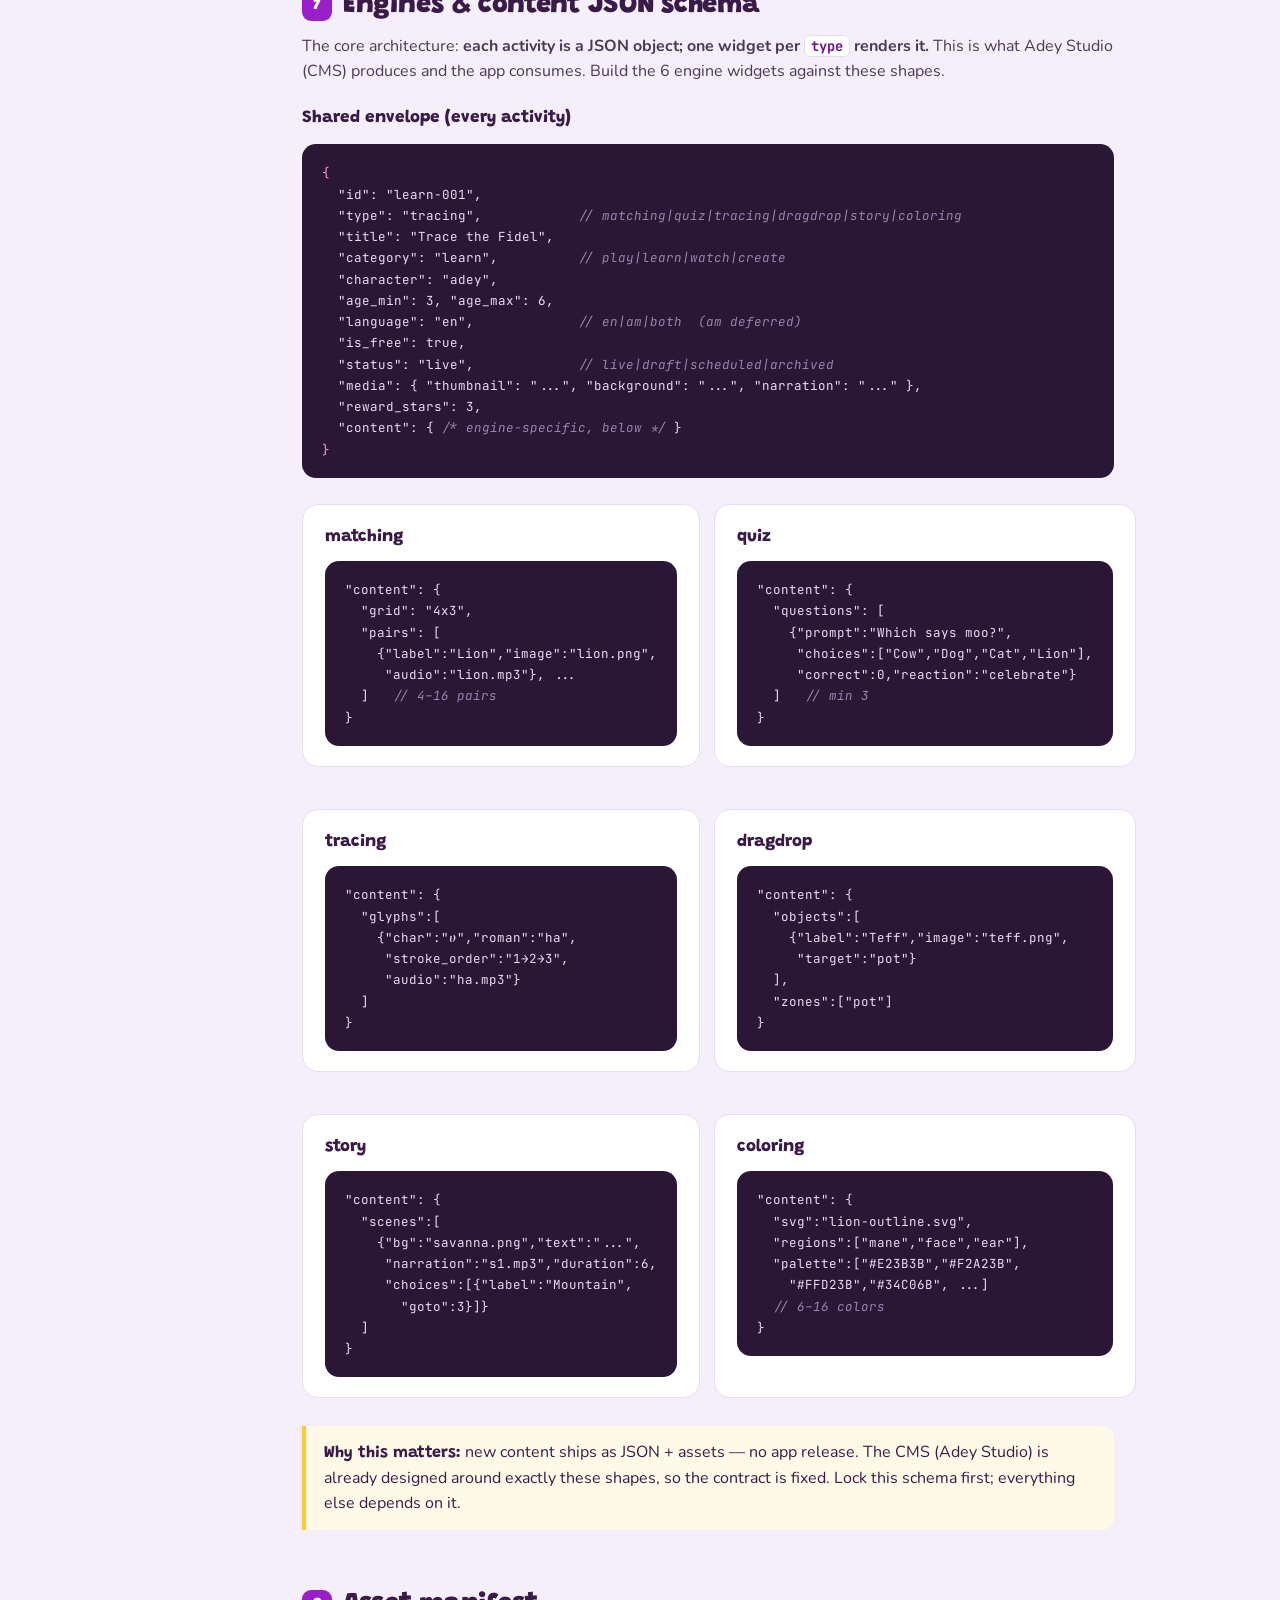
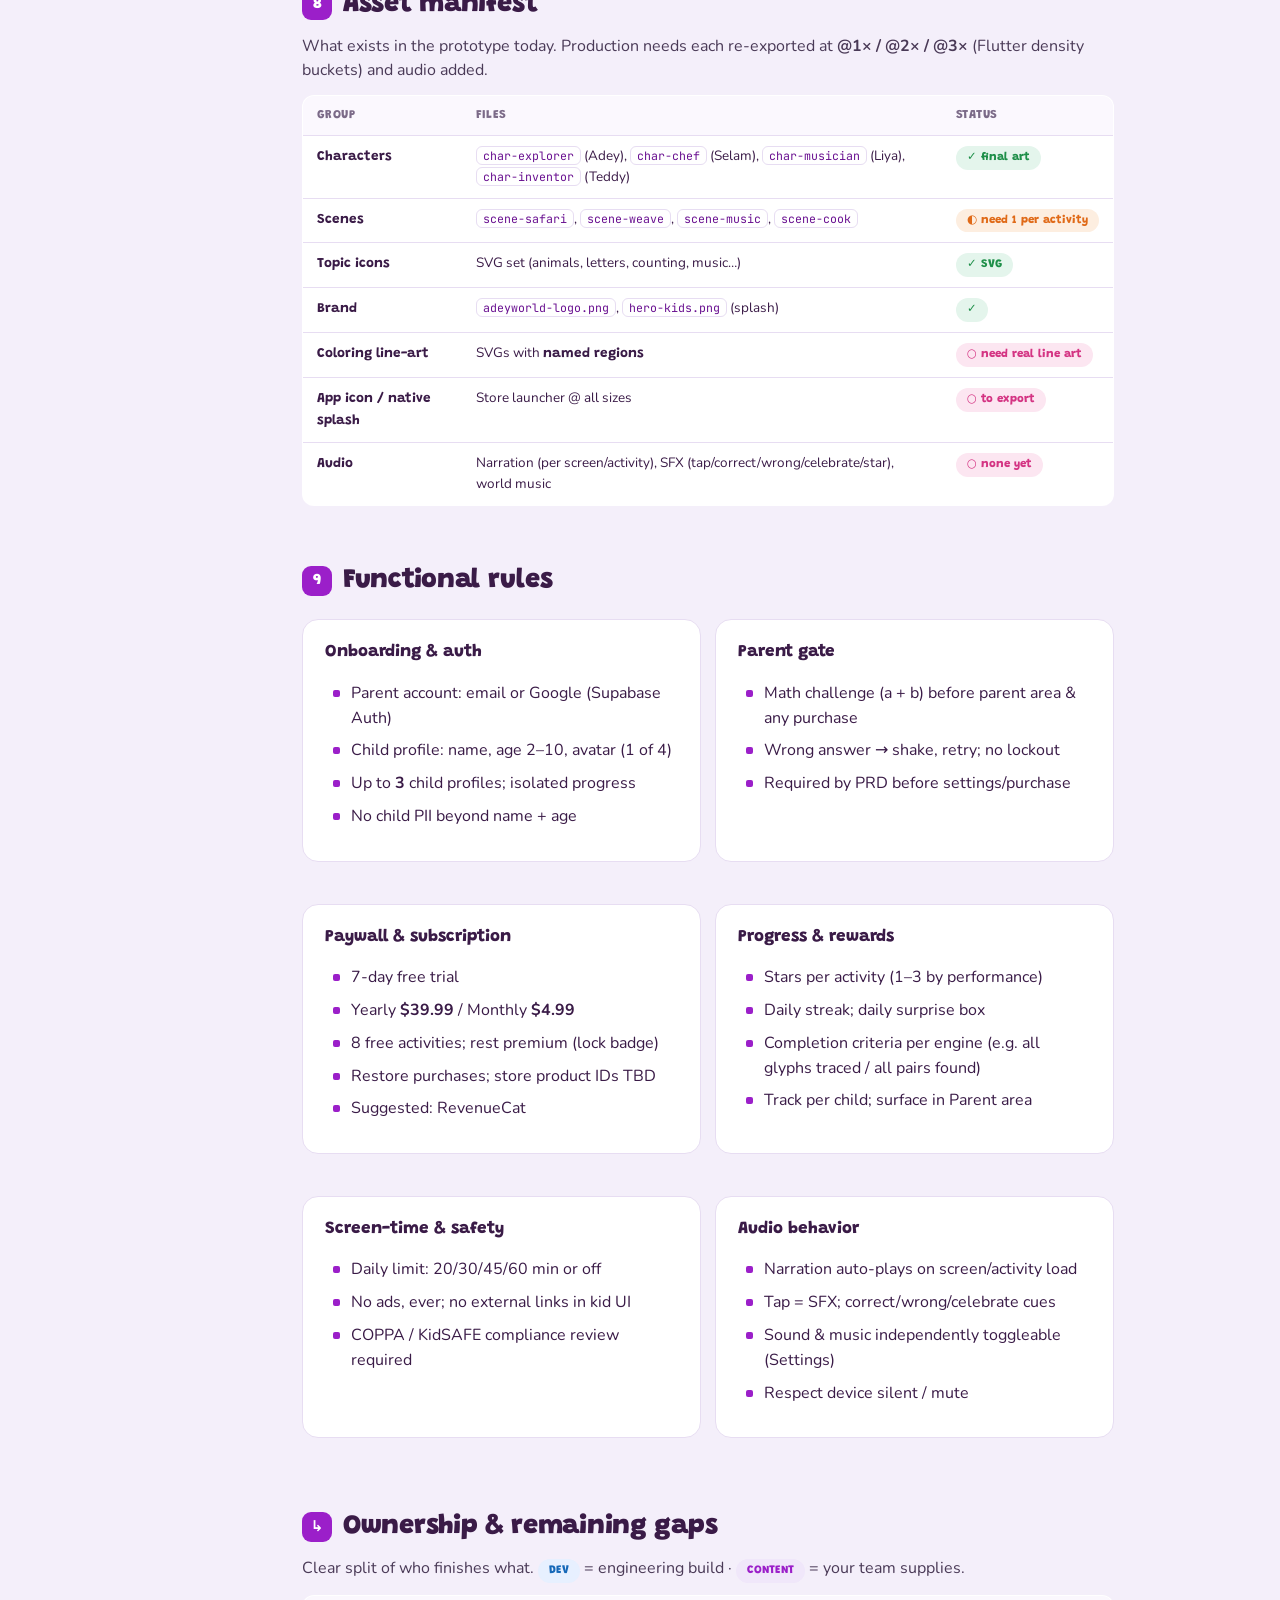
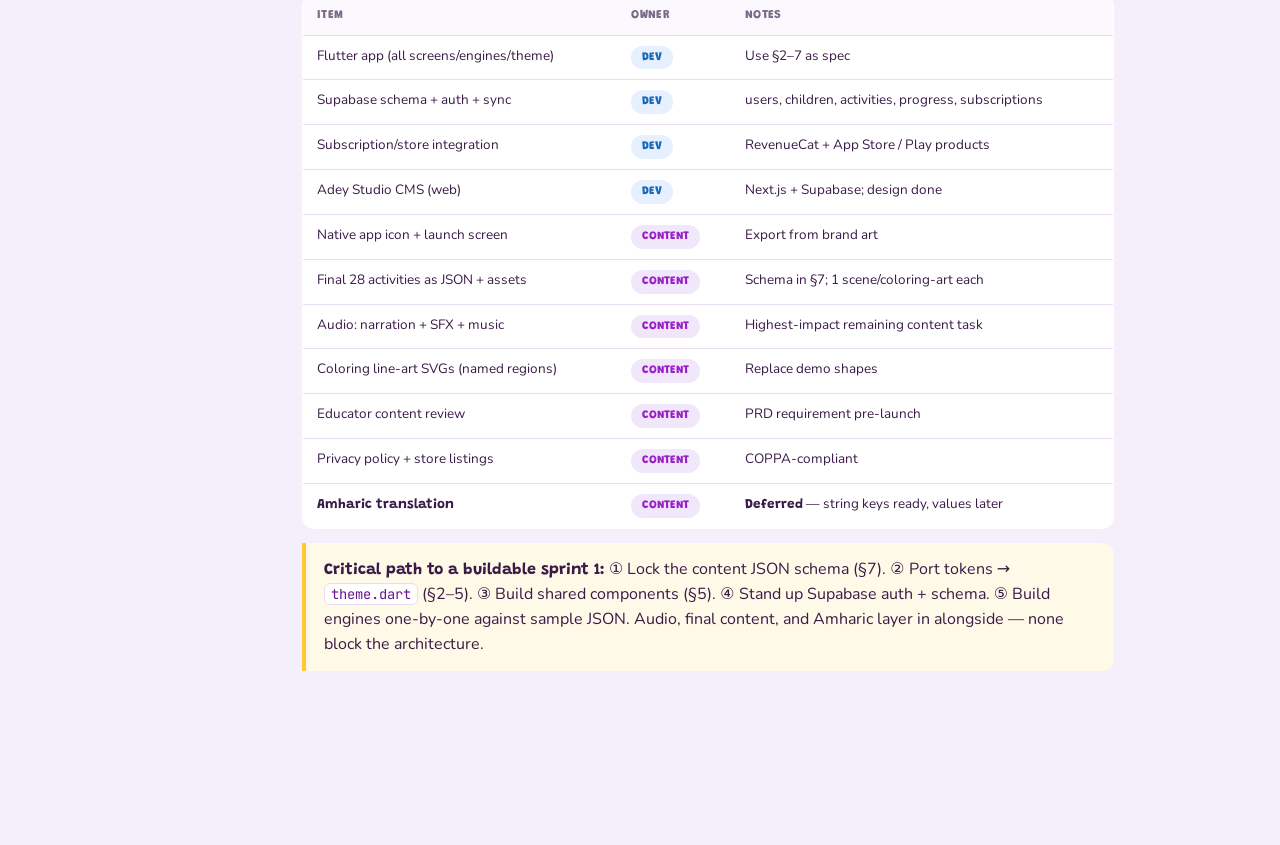
<file: Developer Handoff.html>
<!doctype html>
<html lang="en">
<head>
<meta charset="utf-8"/>
<meta name="viewport" content="width=device-width,initial-scale=1"/>
<title>Adey World — Developer Handoff</title>
<link rel="preconnect" href="https://fonts.googleapis.com"/>
<link href="https://fonts.googleapis.com/css2?family=Grandstander:wght@600;700;800;900&family=Nunito:wght@400;600;700;800;900&family=JetBrains+Mono:wght@400;600&display=swap" rel="stylesheet"/>
<style>
:root{
  --brand:#9B1FC9;--brand-deep:#6A1191;--brand-bright:#B934E6;--ink:#3A1B47;--cream:#FFF6E9;
  --play:#34B764;--play-d:#1E8F49;--learn:#2C8BE0;--learn-d:#1668B8;--watch:#FF8A3D;--watch-d:#E06A18;--create:#FF5CA8;--create-d:#D43483;
  --sun:#FFC835;--sun-d:#E6A50E;--coral:#FF6B5C;
  --paper:#fff;--bg:#F4EFFa;--line:#E7DDF2;--muted:#7B6A88;--ok:#1E8F49;--todo:#D43483;--part:#E06A18;
  --fd:'Grandstander',system-ui,sans-serif;--fb:'Nunito',system-ui,sans-serif;--mono:'JetBrains Mono',ui-monospace,monospace;
}
*{box-sizing:border-box;margin:0;padding:0}
html{scroll-behavior:smooth}
body{font-family:var(--fb);color:var(--ink);background:var(--bg);line-height:1.55}
a{color:var(--brand);text-decoration:none}
code{font-family:var(--mono);font-size:.86em;background:#fff;border:1px solid var(--line);border-radius:6px;padding:1px 6px;color:var(--brand-deep)}
.layout{display:grid;grid-template-columns:248px 1fr;max-width:1280px;margin:0 auto;min-height:100vh}

/* sidebar */
.side{position:sticky;top:0;height:100vh;overflow-y:auto;background:#fff;border-right:1px solid var(--line);padding:22px 16px}
.brandrow{display:flex;align-items:center;gap:10px;margin-bottom:6px}
.brandrow .logo{width:38px;height:38px;border-radius:11px;background:linear-gradient(135deg,var(--sun),var(--watch));display:grid;place-items:center;box-shadow:0 3px 0 var(--watch-d);transform:rotate(-5deg)}
.brandrow .logo svg{width:22px;height:22px;color:#fff}
.brandrow b{font-family:var(--fd);font-weight:900;font-size:18px;line-height:1}
.brandrow span{display:block;font-size:11px;color:var(--muted);font-weight:700}
.side nav{margin-top:18px;display:flex;flex-direction:column;gap:2px}
.side nav a{font-family:var(--fd);font-weight:800;font-size:13.5px;color:var(--ink);padding:9px 12px;border-radius:10px;display:flex;align-items:center;gap:9px}
.side nav a:hover{background:var(--bg)}
.side nav a .n{width:20px;height:20px;border-radius:6px;background:var(--bg);color:var(--brand);display:grid;place-items:center;font-size:11px;font-weight:900}
.side nav .grouplbl{font-size:10.5px;font-weight:800;color:var(--muted);text-transform:uppercase;letter-spacing:.8px;padding:14px 12px 4px}

/* main */
main{padding:46px 54px 120px;max-width:920px}
section{margin-bottom:54px;scroll-margin-top:24px}
h1{font-family:var(--fd);font-weight:900;font-size:40px;line-height:1.05;letter-spacing:-.5px}
h2{font-family:var(--fd);font-weight:900;font-size:27px;margin-bottom:4px;letter-spacing:-.3px;display:flex;align-items:center;gap:11px}
h2 .hn{width:30px;height:30px;border-radius:9px;background:var(--brand);color:#fff;display:grid;place-items:center;font-size:15px;flex:0 0 auto}
h3{font-family:var(--fd);font-weight:800;font-size:17px;margin:22px 0 10px}
p{margin:8px 0;color:#4a3a57}
.lede{font-size:18px;color:var(--muted);font-weight:600;margin-top:10px}
.hr{height:1px;background:var(--line);margin:14px 0 0}
ul{margin:8px 0 8px 4px;list-style:none}
ul li{padding:4px 0 4px 22px;position:relative}
ul li::before{content:'';position:absolute;left:4px;top:13px;width:7px;height:7px;border-radius:2px;background:var(--brand)}

.card{background:#fff;border:1px solid var(--line);border-radius:16px;padding:20px 22px;margin:14px 0}
.grid2{display:grid;grid-template-columns:1fr 1fr;gap:14px}
.grid3{display:grid;grid-template-columns:1fr 1fr 1fr;gap:12px}

/* status pills */
.pill{display:inline-flex;align-items:center;gap:6px;font-family:var(--fd);font-weight:800;font-size:11.5px;padding:3px 11px;border-radius:999px;white-space:nowrap}
.pill.ok{background:#E4F5EC;color:var(--ok)}
.pill.part{background:#FDEEE0;color:var(--part)}
.pill.todo{background:#FCE6F1;color:var(--todo)}
.pill.dev{background:#E7F0FF;color:var(--learn-d)}
.pill.you{background:#F0E7FA;color:var(--brand)}

/* swatches */
.swatches{display:grid;grid-template-columns:repeat(auto-fill,minmax(150px,1fr));gap:10px}
.sw{border:1px solid var(--line);border-radius:12px;overflow:hidden;background:#fff}
.sw .chip{height:60px}
.sw .meta{padding:8px 10px}
.sw .meta b{font-family:var(--fd);font-size:13px}
.sw .meta code{font-size:11px;background:none;border:none;padding:0;color:var(--muted)}

/* table */
table{width:100%;border-collapse:collapse;margin:12px 0;font-size:13.5px;background:#fff;border:1px solid var(--line);border-radius:12px;overflow:hidden}
th{background:#FBF8FE;text-align:left;font-family:var(--fd);font-weight:800;font-size:12px;color:var(--muted);text-transform:uppercase;letter-spacing:.4px;padding:10px 14px;border-bottom:1px solid var(--line)}
td{padding:10px 14px;border-bottom:1px solid var(--line);vertical-align:top}
tr:last-child td{border-bottom:none}
td b{font-family:var(--fd)}

/* code block */
pre{background:#2A1635;color:#EADCF5;border-radius:14px;padding:18px 20px;overflow-x:auto;font-family:var(--mono);font-size:12.5px;line-height:1.7;margin:12px 0}
pre .k{color:#FF9BD0}.pre .s{color:#9BE7B4}
pre .c{color:#9B83B0;font-style:italic}

.callout{border-left:4px solid var(--sun);background:#FFF9E8;border-radius:0 12px 12px 0;padding:14px 18px;margin:14px 0}
.callout b{font-family:var(--fd)}
.tokenrow{display:flex;align-items:center;gap:10px;font-size:13px;padding:6px 0;border-bottom:1px dashed var(--line)}
.tokenrow:last-child{border:none}
.tokenrow code{flex:0 0 auto}
.tokenrow .arrow{color:var(--muted)}
.legend{display:flex;gap:10px;flex-wrap:wrap;margin:14px 0}
.hero-banner{background:linear-gradient(120deg,var(--brand),var(--brand-bright));color:#fff;border-radius:22px;padding:30px 34px;margin-bottom:30px}
.hero-banner h1{color:#fff}
.hero-banner .lede{color:rgba(255,255,255,.9)}
.statline{display:flex;gap:26px;flex-wrap:wrap;margin-top:18px}
.statline .s b{font-family:var(--fd);font-weight:900;font-size:26px;display:block;line-height:1}
.statline .s span{font-size:12px;opacity:.85;font-weight:700}
@media(max-width:880px){.layout{grid-template-columns:1fr}.side{display:none}main{padding:28px 22px 80px}.grid2,.grid3{grid-template-columns:1fr}}
</style>
</head>
<body>
<div class="layout">
  <!-- SIDEBAR -->
  <aside class="side">
    <div class="brandrow">
      <span class="logo"><svg viewBox="0 0 24 24" fill="currentColor"><path d="M12 2.6l2.9 5.9 6.5.95-4.7 4.6 1.1 6.45L12 17.9l-5.8 3.05 1.1-6.45-4.7-4.6 6.5-.95z"/></svg></span>
      <div><b>Adey World</b><span>Developer Handoff v1.0</span></div>
    </div>
    <nav>
      <span class="grouplbl">Start here</span>
      <a href="#overview"><span class="n">0</span> Overview &amp; status</a>
      <a href="#stack"><span class="n">1</span> Tech stack &amp; mapping</a>
      <span class="grouplbl">Design system</span>
      <a href="#color"><span class="n">2</span> Color tokens</a>
      <a href="#type"><span class="n">3</span> Type &amp; shape</a>
      <a href="#motion"><span class="n">4</span> Motion</a>
      <a href="#components"><span class="n">5</span> Components</a>
      <span class="grouplbl">Build</span>
      <a href="#screens"><span class="n">6</span> Screen → widget map</a>
      <a href="#engines"><span class="n">7</span> Engines &amp; JSON schema</a>
      <a href="#assets"><span class="n">8</span> Asset manifest</a>
      <a href="#rules"><span class="n">9</span> Functional rules</a>
      <span class="grouplbl">Plan</span>
      <a href="#ownership"><span class="n">↳</span> Ownership &amp; gaps</a>
    </nav>
  </aside>

  <!-- MAIN -->
  <main>
    <div class="hero-banner">
      <h1>Adey World — Developer Handoff</h1>
      <p class="lede">Everything needed to rebuild the prototype as a production Flutter + Supabase app. Design tokens, components, screen map, content schema, and rules — pulled from the working prototype.</p>
      <div class="statline">
        <div class="s"><b>18</b><span>SCREENS</span></div>
        <div class="s"><b>6</b><span>GAME ENGINES</span></div>
        <div class="s"><b>4</b><span>WORLDS</span></div>
        <div class="s"><b>4</b><span>CHARACTERS</span></div>
        <div class="s"><b>28</b><span>LAUNCH ACTIVITIES</span></div>
      </div>
    </div>

    <!-- 0 OVERVIEW -->
    <section id="overview">
      <h2><span class="hn">0</span> Overview &amp; status</h2>
      <p>The HTML prototype is the <b>visual + behavioral spec</b>. It is pixel-faithful and interactive, but is a front-end mock: data is sample content, audio is silent, and there is no backend. This doc maps every piece to the production build.</p>
      <div class="legend">
        <span class="pill ok">✓ Prototype done</span>
        <span class="pill part">◐ Partial</span>
        <span class="pill todo">○ Not built</span>
        <span class="pill dev">DEV owns</span>
        <span class="pill you">CONTENT/you owns</span>
      </div>
      <table>
        <thead><tr><th>Area</th><th>Prototype</th><th>For production</th><th>Owner</th></tr></thead>
        <tbody>
          <tr><td><b>All 18 screens &amp; flows</b></td><td><span class="pill ok">✓ done</span></td><td>Rebuild as Flutter widgets</td><td><span class="pill dev">DEV</span></td></tr>
          <tr><td><b>6 game engines</b></td><td><span class="pill ok">✓ done</span></td><td>Native widgets reading JSON</td><td><span class="pill dev">DEV</span></td></tr>
          <tr><td><b>Design tokens &amp; components</b></td><td><span class="pill ok">✓ done</span></td><td>Port to <code>theme.dart</code> (§2–5)</td><td><span class="pill dev">DEV</span></td></tr>
          <tr><td><b>Character + scene art</b></td><td><span class="pill ok">✓ done</span></td><td>Export @1×/2×/3× (§8)</td><td><span class="pill you">CONTENT</span></td></tr>
          <tr><td><b>Audio (narration + SFX)</b></td><td><span class="pill todo">○ silent</span></td><td>Record &amp; wire per screen</td><td><span class="pill you">CONTENT</span></td></tr>
          <tr><td><b>Final activity content</b></td><td><span class="pill part">◐ samples</span></td><td>28 activities as JSON (§7)</td><td><span class="pill you">CONTENT</span></td></tr>
          <tr><td><b>Auth · Paywall · Progress</b></td><td><span class="pill part">◐ mocked</span></td><td>Supabase + store wiring (§9)</td><td><span class="pill dev">DEV</span></td></tr>
          <tr><td><b>Translation (EN ↔ አማርኛ)</b></td><td><span class="pill part">◐ EN only</span></td><td><b>Deferred</b> — string-keyed for later</td><td><span class="pill you">CONTENT</span></td></tr>
        </tbody>
      </table>
      <div class="callout"><b>Translation deferred (per current scope):</b> build UI with a string-table abstraction (e.g. <code>intl</code> / <code>.arb</code> files) and keys from day one, English values only. Amharic values drop in later with zero refactor. Don't hard-code visible strings.</div>
    </section>

    <!-- 1 STACK -->
    <section id="stack">
      <h2><span class="hn">1</span> Tech stack &amp; HTML→Flutter mapping</h2>
      <p>Target per PRD: <b>Flutter</b> (iOS + Android), <b>Supabase</b> (auth, DB, storage). The prototype concepts map cleanly:</p>
      <table>
        <thead><tr><th>Prototype (HTML/React)</th><th>Flutter equivalent</th><th>Package</th></tr></thead>
        <tbody>
          <tr><td>Route switch + <code>localStorage</code></td><td>Router + persisted state</td><td><code>go_router</code>, <code>shared_preferences</code></td></tr>
          <tr><td>CSS <code>:root</code> tokens</td><td><code>ThemeData</code> + <code>app_colors.dart</code></td><td>built-in</td></tr>
          <tr><td>Grandstander / Nunito <code>@import</code></td><td>Bundled font families</td><td><code>google_fonts</code></td></tr>
          <tr><td>Character / scene PNGs</td><td>Asset images @1/2/3×</td><td><code>Image.asset</code></td></tr>
          <tr><td>Topic icons (inline SVG)</td><td>SVG assets</td><td><code>flutter_svg</code></td></tr>
          <tr><td>Engine reads activity object</td><td>Widget reads model from JSON</td><td><code>json_serializable</code></td></tr>
          <tr><td>Candy press / bounce CSS</td><td>Scale/offset on tap</td><td><code>AnimatedScale</code>, <code>GestureDetector</code></td></tr>
          <tr><td>Confetti / celebration</td><td>Particle / Lottie</td><td><code>confetti</code> or <code>lottie</code></td></tr>
          <tr><td>Tracing <code>&lt;canvas&gt;</code></td><td>Gesture + <code>CustomPainter</code></td><td>built-in</td></tr>
          <tr><td>Silent sound buttons</td><td>Narration + SFX players</td><td><code>just_audio</code>, <code>audioplayers</code></td></tr>
          <tr><td>Adey Studio (web CMS)</td><td>Stays web — Next.js + Supabase</td><td>separate repo</td></tr>
        </tbody>
      </table>
    </section>

    <!-- 2 COLOR -->
    <section id="color">
      <h2><span class="hn">2</span> Color tokens</h2>
      <p>Exact values from <code>styles.css :root</code>. Each maps 1:1 to a Dart constant. <b>Category colors drive everything</b> — every activity, badge, and world is themed by its category's <code>base</code> + <code>dark</code> (the <code>-d</code> shade is the candy-button bottom edge).</p>
      <h3>Brand &amp; shell</h3>
      <div class="swatches" id="sw-brand"></div>
      <h3>Category palette (each = base + dark edge)</h3>
      <div class="swatches" id="sw-cat"></div>
      <h3>Accents &amp; ink</h3>
      <div class="swatches" id="sw-acc"></div>
      <pre><span class="c">// app_colors.dart</span>
class AppColors {
  static const brand       = Color(0xFF9B1FC9);
  static const brandDeep   = Color(0xFF6A1191);
  static const brandBright = Color(0xFFB934E6);
  static const ink         = Color(0xFF3A1B47);
  static const cream       = Color(0xFFFFF6E9);
  <span class="c">// categories: base + dark (candy edge)</span>
  static const play   = Color(0xFF34B764);  static const playD   = Color(0xFF1E8F49);
  static const learn  = Color(0xFF2C8BE0);  static const learnD  = Color(0xFF1668B8);
  static const watch  = Color(0xFFFF8A3D);  static const watchD  = Color(0xFFE06A18);
  static const create = Color(0xFFFF5CA8);  static const createD = Color(0xFFD43483);
  static const sun    = Color(0xFFFFC835);  static const sunD    = Color(0xFFE6A50E);
  static const coral  = Color(0xFFFF6B5C);
}</pre>
    </section>

    <!-- 3 TYPE -->
    <section id="type">
      <h2><span class="hn">3</span> Typography &amp; shape</h2>
      <div class="grid2">
        <div class="card">
          <h3 style="margin-top:0">Families</h3>
          <p style="font-family:var(--fd);font-weight:900;font-size:30px;color:var(--brand);margin:0">Grandstander</p>
          <p style="margin-top:2px"><code>--fdisp</code> · display / all headings, buttons, labels · weights 600–900</p>
          <p style="font-family:var(--fb);font-weight:700;font-size:22px;margin:14px 0 0">Nunito</p>
          <p style="margin-top:2px"><code>--fbody</code> · body copy, descriptions · weights 400–900</p>
        </div>
        <div class="card">
          <h3 style="margin-top:0">Shape tokens</h3>
          <div class="tokenrow"><code>--r-card</code><span class="arrow">→</span> 30px · big cards, sheets</div>
          <div class="tokenrow"><code>--r-tile</code><span class="arrow">→</span> 26px · activity tiles</div>
          <div class="tokenrow"><code>--r-pill</code><span class="arrow">→</span> 999px · buttons, chips, badges</div>
          <div class="tokenrow"><code>--depth</code><span class="arrow">→</span> 6px · candy-button bottom edge</div>
        </div>
      </div>
      <h3>Type scale (in-app, 932×430 landscape frame)</h3>
      <table>
        <thead><tr><th>Use</th><th>Family / weight</th><th>Size</th></tr></thead>
        <tbody>
          <tr><td>Screen title (H1)</td><td>Grandstander 900</td><td>24–34px</td></tr>
          <tr><td>Section header</td><td>Grandstander 900</td><td>19–24px</td></tr>
          <tr><td>Card / tile title</td><td>Grandstander 800</td><td>16–18px</td></tr>
          <tr><td>Button label</td><td>Grandstander 800</td><td>14–20px</td></tr>
          <tr><td>Body / description</td><td>Nunito 700</td><td>13–16px</td></tr>
          <tr><td>Caption / sub</td><td>Nunito 700</td><td>12–13px</td></tr>
        </tbody>
      </table>
      <div class="callout"><b>Accessibility:</b> all touch targets ≥ 44×44pt (PRD). Min in-app text 13px at this frame; scale with device. Headings use <code>.title-shadow</code> = <code>text-shadow:0 3px 0 rgba(0,0,0,.18)</code> on colored shells.</div>
    </section>

    <!-- 4 MOTION -->
    <section id="motion">
      <h2><span class="hn">4</span> Motion</h2>
      <table>
        <thead><tr><th>Interaction</th><th>Transform</th><th>Timing</th></tr></thead>
        <tbody>
          <tr><td><b>Candy button press</b></td><td>translateY(+6px), shadow collapses</td><td>80ms</td></tr>
          <tr><td><b>Card / tile tap</b></td><td>scale(0.95)</td><td>120ms · <code>cubic-bezier(.34,1.56,.64,1)</code></td></tr>
          <tr><td><b>Portal / world hover-lift</b></td><td>translateY(−4 to −8px) scale(1.01)</td><td>140–160ms · bouncy</td></tr>
          <tr><td><b>Reward star pop</b></td><td>scale 0 → 1.15 → 1, staggered</td><td>500ms, 150ms stagger</td></tr>
          <tr><td><b>Confetti fall</b></td><td>translateY(460px) rotate(380°)</td><td>1.8–3s loop</td></tr>
          <tr><td><b>Character idle float</b></td><td>translateY ±8px</td><td>3–7s ease-in-out loop</td></tr>
          <tr><td><b>Screen enter</b></td><td>opacity + translateY(10px)→0</td><td>400ms ease</td></tr>
        </tbody>
      </table>
      <p>The signature feel is the <b>"candy" depth</b>: every primary button and card has a solid colored bottom shadow (the <code>-d</code> shade) that collapses on press — implement as a bottom <code>BoxShadow</code> with 0 blur + an <code>AnimatedSlide</code>/scale on tap.</p>
    </section>

    <!-- 5 COMPONENTS -->
    <section id="components">
      <h2><span class="hn">5</span> Component inventory</h2>
      <p>Reusable widgets to build first. Each lists its variants/states.</p>
      <table>
        <thead><tr><th>Component</th><th>Spec</th><th>States / variants</th></tr></thead>
        <tbody>
          <tr><td><b>CandyButton</b></td><td>Pill, Grandstander 800, color <code>--c</code> + bottom edge <code>--cd</code> (depth 6px) + soft drop shadow</td><td>default · pressed · per-category color · light (white)</td></tr>
          <tr><td><b>IconButton (round)</b></td><td>60px circle, white bg, 4px colored ring, brand glyph</td><td>back · sound · parent · ring color varies</td></tr>
          <tr><td><b>ActivityTile</b></td><td>White card, scene image (4:3), category badge, optional lock + progress bar, title + sub</td><td>free · locked (sun lock) · in-progress (sun bar)</td></tr>
          <tr><td><b>WorldCard / Portal</b></td><td>Scene image + category gradient tint, white icon chip, count badge, candy bottom shadow</td><td>4 categories · hover-lift</td></tr>
          <tr><td><b>Rail</b></td><td>Horizontal scroll-snap row of tiles, section header (icon + label + Amharic + "See all")</td><td>per category</td></tr>
          <tr><td><b>Nav (bottom pill / left rail)</b></td><td>White rounded bar, 5 items, active = filled category color</td><td>Home·Play·Learn·Watch·Create</td></tr>
          <tr><td><b>Header / TopStrip</b></td><td>Logo pill (left), streak + stars chips, sound + parent icon buttons, profile avatar</td><td>—</td></tr>
          <tr><td><b>Chip / StatChip</b></td><td>White pill, Grandstander 800, icon + value, 3px bottom shadow</td><td>streak · stars · premium</td></tr>
          <tr><td><b>Toast</b></td><td>Ink pill, bottom-center, fade+slide, auto-dismiss 1.8s</td><td>—</td></tr>
          <tr><td><b>RewardSheet</b></td><td>White rounded card, 3 stars (mid larger), title, +stars badge, replay/continue</td><td>1–3 stars</td></tr>
        </tbody>
      </table>
      <p>Brand: app logo is <code>assets/adeyworld-logo.png</code> on a white pill (dark letters need light backing). Splash uses <code>assets/hero-kids.png</code>.</p>
    </section>

    <!-- 6 SCREENS -->
    <section id="screens">
      <h2><span class="hn">6</span> Screen → widget map</h2>
      <p>Every route in the prototype (<code>nav.go('route')</code>) → its Flutter screen. Source files in parentheses.</p>
      <table>
        <thead><tr><th>Route</th><th>Screen</th><th>Notes for build</th></tr></thead>
        <tbody>
          <tr><td><code>splash</code></td><td><b>Splash</b></td><td>Logo + hero-kids art + loading; auto-advance. (Native launch screen separate.)</td></tr>
          <tr><td><code>onboard</code></td><td><b>Onboarding</b> (3 steps)</td><td>Welcome → parent sign-up (email/Google) → child profile (name/age/avatar)</td></tr>
          <tr><td><code>profiles</code></td><td><b>Profile select</b></td><td>Up to 3 kids + add; "Parents' area" entry</td></tr>
          <tr><td><code>parentgate</code></td><td><b>Parent gate</b></td><td>Math challenge before parent/purchase areas</td></tr>
          <tr><td><code>home</code></td><td><b>Home</b> (tabbed)</td><td>Play / Theater / Lessons / Create tabs + header + nav</td></tr>
          <tr><td><code>category</code></td><td><b>World</b> (sectioned)</td><td>Games · Videos · Create rails for one world</td></tr>
          <tr><td><code>topic</code></td><td><b>Topic</b></td><td>Content filtered across categories (chips)</td></tr>
          <tr><td><code>video</code></td><td><b>Video player</b></td><td>Reusable Theater view: scrubber, play/pause, Up-next</td></tr>
          <tr><td><code>game</code></td><td><b>Tracing</b> engine</td><td>see §7</td></tr>
          <tr><td><code>match</code></td><td><b>Matching</b> engine</td><td>see §7</td></tr>
          <tr><td><code>quiz</code></td><td><b>Quiz</b> engine</td><td>see §7</td></tr>
          <tr><td><code>dragdrop</code></td><td><b>Drag &amp; Drop</b> engine</td><td>see §7</td></tr>
          <tr><td><code>story</code></td><td><b>Story Adventure</b> engine</td><td>see §7</td></tr>
          <tr><td><code>coloring</code> / <code>createdetail</code></td><td><b>Coloring / Create</b> engine</td><td>see §7</td></tr>
          <tr><td><code>intro</code></td><td><b>Activity intro</b></td><td>Character "Let's play!" hand-off before a game</td></tr>
          <tr><td><code>reward</code></td><td><b>Reward</b></td><td>Stars + confetti; varies by score</td></tr>
          <tr><td><code>surprise</code></td><td><b>Surprise box</b></td><td>Daily reward reveal</td></tr>
          <tr><td><code>search</code></td><td><b>Search</b></td><td>Live filter + topic chips</td></tr>
          <tr><td><code>paywall</code></td><td><b>Paywall</b></td><td>Trial, yearly/monthly, feature list</td></tr>
          <tr><td><code>parent</code></td><td><b>Parent area</b></td><td>Per-child progress, screen-time, subscription</td></tr>
          <tr><td><code>settings</code></td><td><b>Settings</b></td><td>Language, sound, music, sign out</td></tr>
        </tbody>
      </table>
    </section>

    <!-- 7 ENGINES -->
    <section id="engines">
      <h2><span class="hn">7</span> Engines &amp; content JSON schema</h2>
      <p>The core architecture: <b>each activity is a JSON object; one widget per <code>type</code> renders it.</b> This is what Adey Studio (CMS) produces and the app consumes. Build the 6 engine widgets against these shapes.</p>
      <h3>Shared envelope (every activity)</h3>
      <pre><span class="k">{</span>
  "id": "learn-001",
  "type": "tracing",            <span class="c">// matching|quiz|tracing|dragdrop|story|coloring</span>
  "title": "Trace the Fidel",
  "category": "learn",          <span class="c">// play|learn|watch|create</span>
  "character": "adey",
  "age_min": 3, "age_max": 6,
  "language": "en",             <span class="c">// en|am|both  (am deferred)</span>
  "is_free": true,
  "status": "live",             <span class="c">// live|draft|scheduled|archived</span>
  "media": { "thumbnail": "...", "background": "...", "narration": "..." },
  "reward_stars": 3,
  "content": { <span class="c">/* engine-specific, below */</span> }
<span class="k">}</span></pre>
      <div class="grid2">
        <div class="card"><h3 style="margin-top:0">matching</h3><pre style="margin:0">"content": {
  "grid": "4x3",
  "pairs": [
    {"label":"Lion","image":"lion.png",
     "audio":"lion.mp3"}, ...
  ]   <span class="c">// 4–16 pairs</span>
}</pre></div>
        <div class="card"><h3 style="margin-top:0">quiz</h3><pre style="margin:0">"content": {
  "questions": [
    {"prompt":"Which says moo?",
     "choices":["Cow","Dog","Cat","Lion"],
     "correct":0,"reaction":"celebrate"}
  ]   <span class="c">// min 3</span>
}</pre></div>
        <div class="card"><h3 style="margin-top:0">tracing</h3><pre style="margin:0">"content": {
  "glyphs":[
    {"char":"ሀ","roman":"ha",
     "stroke_order":"1→2→3",
     "audio":"ha.mp3"}
  ]
}</pre></div>
        <div class="card"><h3 style="margin-top:0">dragdrop</h3><pre style="margin:0">"content": {
  "objects":[
    {"label":"Teff","image":"teff.png",
     "target":"pot"}
  ],
  "zones":["pot"]
}</pre></div>
        <div class="card"><h3 style="margin-top:0">story</h3><pre style="margin:0">"content": {
  "scenes":[
    {"bg":"savanna.png","text":"...",
     "narration":"s1.mp3","duration":6,
     "choices":[{"label":"Mountain",
       "goto":3}]}
  ]
}</pre></div>
        <div class="card"><h3 style="margin-top:0">coloring</h3><pre style="margin:0">"content": {
  "svg":"lion-outline.svg",
  "regions":["mane","face","ear"],
  "palette":["#E23B3B","#F2A23B",
    "#FFD23B","#34C06B", ...]
  <span class="c">// 6–16 colors</span>
}</pre></div>
      </div>
      <div class="callout"><b>Why this matters:</b> new content ships as JSON + assets — no app release. The CMS (Adey Studio) is already designed around exactly these shapes, so the contract is fixed. Lock this schema first; everything else depends on it.</div>
    </section>

    <!-- 8 ASSETS -->
    <section id="assets">
      <h2><span class="hn">8</span> Asset manifest</h2>
      <p>What exists in the prototype today. Production needs each re-exported at <b>@1× / @2× / @3×</b> (Flutter density buckets) and audio added.</p>
      <table>
        <thead><tr><th>Group</th><th>Files</th><th>Status</th></tr></thead>
        <tbody>
          <tr><td><b>Characters</b></td><td><code>char-explorer</code> (Adey), <code>char-chef</code> (Selam), <code>char-musician</code> (Liya), <code>char-inventor</code> (Teddy)</td><td><span class="pill ok">✓ final art</span></td></tr>
          <tr><td><b>Scenes</b></td><td><code>scene-safari</code>, <code>scene-weave</code>, <code>scene-music</code>, <code>scene-cook</code></td><td><span class="pill part">◐ need 1 per activity</span></td></tr>
          <tr><td><b>Topic icons</b></td><td>SVG set (animals, letters, counting, music…)</td><td><span class="pill ok">✓ SVG</span></td></tr>
          <tr><td><b>Brand</b></td><td><code>adeyworld-logo.png</code>, <code>hero-kids.png</code> (splash)</td><td><span class="pill ok">✓</span></td></tr>
          <tr><td><b>Coloring line-art</b></td><td>SVGs with <b>named regions</b></td><td><span class="pill todo">○ need real line art</span></td></tr>
          <tr><td><b>App icon / native splash</b></td><td>Store launcher @ all sizes</td><td><span class="pill todo">○ to export</span></td></tr>
          <tr><td><b>Audio</b></td><td>Narration (per screen/activity), SFX (tap/correct/wrong/celebrate/star), world music</td><td><span class="pill todo">○ none yet</span></td></tr>
        </tbody>
      </table>
    </section>

    <!-- 9 RULES -->
    <section id="rules">
      <h2><span class="hn">9</span> Functional rules</h2>
      <div class="grid2">
        <div class="card"><h3 style="margin-top:0">Onboarding &amp; auth</h3>
          <ul><li>Parent account: email or Google (Supabase Auth)</li><li>Child profile: name, age 2–10, avatar (1 of 4)</li><li>Up to <b>3</b> child profiles; isolated progress</li><li>No child PII beyond name + age</li></ul></div>
        <div class="card"><h3 style="margin-top:0">Parent gate</h3>
          <ul><li>Math challenge (a + b) before parent area &amp; any purchase</li><li>Wrong answer → shake, retry; no lockout</li><li>Required by PRD before settings/purchase</li></ul></div>
        <div class="card"><h3 style="margin-top:0">Paywall &amp; subscription</h3>
          <ul><li>7-day free trial</li><li>Yearly <b>$39.99</b> / Monthly <b>$4.99</b></li><li>8 free activities; rest premium (lock badge)</li><li>Restore purchases; store product IDs TBD</li><li>Suggested: RevenueCat</li></ul></div>
        <div class="card"><h3 style="margin-top:0">Progress &amp; rewards</h3>
          <ul><li>Stars per activity (1–3 by performance)</li><li>Daily streak; daily surprise box</li><li>Completion criteria per engine (e.g. all glyphs traced / all pairs found)</li><li>Track per child; surface in Parent area</li></ul></div>
        <div class="card"><h3 style="margin-top:0">Screen-time &amp; safety</h3>
          <ul><li>Daily limit: 20/30/45/60 min or off</li><li>No ads, ever; no external links in kid UI</li><li>COPPA / KidSAFE compliance review required</li></ul></div>
        <div class="card"><h3 style="margin-top:0">Audio behavior</h3>
          <ul><li>Narration auto-plays on screen/activity load</li><li>Tap = SFX; correct/wrong/celebrate cues</li><li>Sound &amp; music independently toggleable (Settings)</li><li>Respect device silent / mute</li></ul></div>
      </div>
    </section>

    <!-- OWNERSHIP -->
    <section id="ownership">
      <h2><span class="hn">↳</span> Ownership &amp; remaining gaps</h2>
      <p>Clear split of who finishes what. <span class="pill dev">DEV</span> = engineering build · <span class="pill you">CONTENT</span> = your team supplies.</p>
      <table>
        <thead><tr><th>Item</th><th>Owner</th><th>Notes</th></tr></thead>
        <tbody>
          <tr><td>Flutter app (all screens/engines/theme)</td><td><span class="pill dev">DEV</span></td><td>Use §2–7 as spec</td></tr>
          <tr><td>Supabase schema + auth + sync</td><td><span class="pill dev">DEV</span></td><td>users, children, activities, progress, subscriptions</td></tr>
          <tr><td>Subscription/store integration</td><td><span class="pill dev">DEV</span></td><td>RevenueCat + App Store / Play products</td></tr>
          <tr><td>Adey Studio CMS (web)</td><td><span class="pill dev">DEV</span></td><td>Next.js + Supabase; design done</td></tr>
          <tr><td>Native app icon + launch screen</td><td><span class="pill you">CONTENT</span></td><td>Export from brand art</td></tr>
          <tr><td>Final 28 activities as JSON + assets</td><td><span class="pill you">CONTENT</span></td><td>Schema in §7; 1 scene/coloring-art each</td></tr>
          <tr><td>Audio: narration + SFX + music</td><td><span class="pill you">CONTENT</span></td><td>Highest-impact remaining content task</td></tr>
          <tr><td>Coloring line-art SVGs (named regions)</td><td><span class="pill you">CONTENT</span></td><td>Replace demo shapes</td></tr>
          <tr><td>Educator content review</td><td><span class="pill you">CONTENT</span></td><td>PRD requirement pre-launch</td></tr>
          <tr><td>Privacy policy + store listings</td><td><span class="pill you">CONTENT</span></td><td>COPPA-compliant</td></tr>
          <tr><td><b>Amharic translation</b></td><td><span class="pill you">CONTENT</span></td><td><b>Deferred</b> — string keys ready, values later</td></tr>
        </tbody>
      </table>
      <div class="callout"><b>Critical path to a buildable sprint 1:</b> ① Lock the content JSON schema (§7). ② Port tokens → <code>theme.dart</code> (§2–5). ③ Build shared components (§5). ④ Stand up Supabase auth + schema. ⑤ Build engines one-by-one against sample JSON. Audio, final content, and Amharic layer in alongside — none block the architecture.</div>
    </section>
  </main>
</div>

<script>
const BRAND=[['Brand','#9B1FC9','--brand'],['Brand deep','#6A1191','--brand-deep'],['Brand bright','#B934E6','--brand-bright'],['Ink','#3A1B47','--ink'],['Cream','#FFF6E9','--cream']];
const CAT=[['Play','#34B764','--play'],['Play dark','#1E8F49','--play-d'],['Learn','#2C8BE0','--learn'],['Learn dark','#1668B8','--learn-d'],['Watch','#FF8A3D','--watch'],['Watch dark','#E06A18','--watch-d'],['Create','#FF5CA8','--create'],['Create dark','#D43483','--create-d']];
const ACC=[['Sun','#FFC835','--sun'],['Sun dark','#E6A50E','--sun-d'],['Coral','#FF6B5C','--coral']];
function fill(id,arr){document.getElementById(id).innerHTML=arr.map(([n,hex,tok])=>
  `<div class="sw"><div class="chip" style="background:${hex}"></div><div class="meta"><b>${n}</b><br><code>${hex}</code> · <code>${tok}</code></div></div>`).join('');}
fill('sw-brand',BRAND);fill('sw-cat',CAT);fill('sw-acc',ACC);
</script>
</body>
</html>
</file>
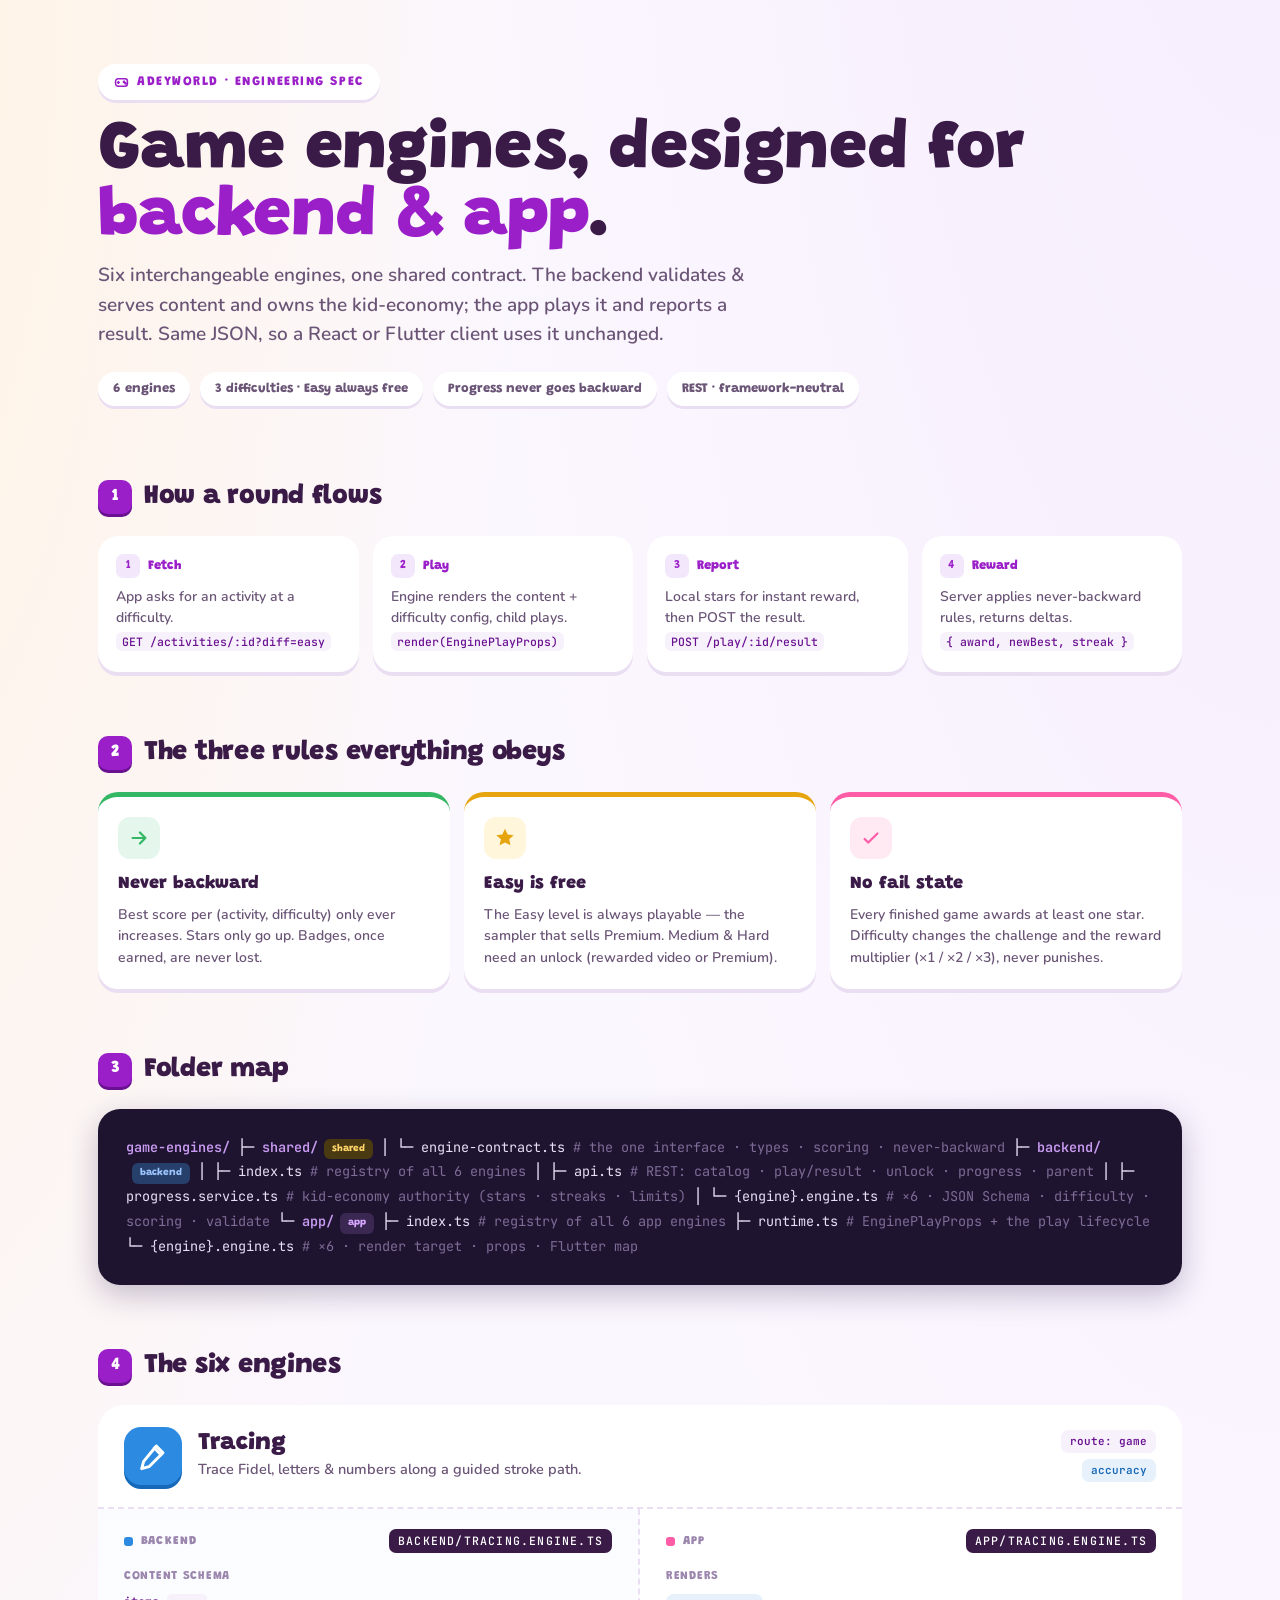
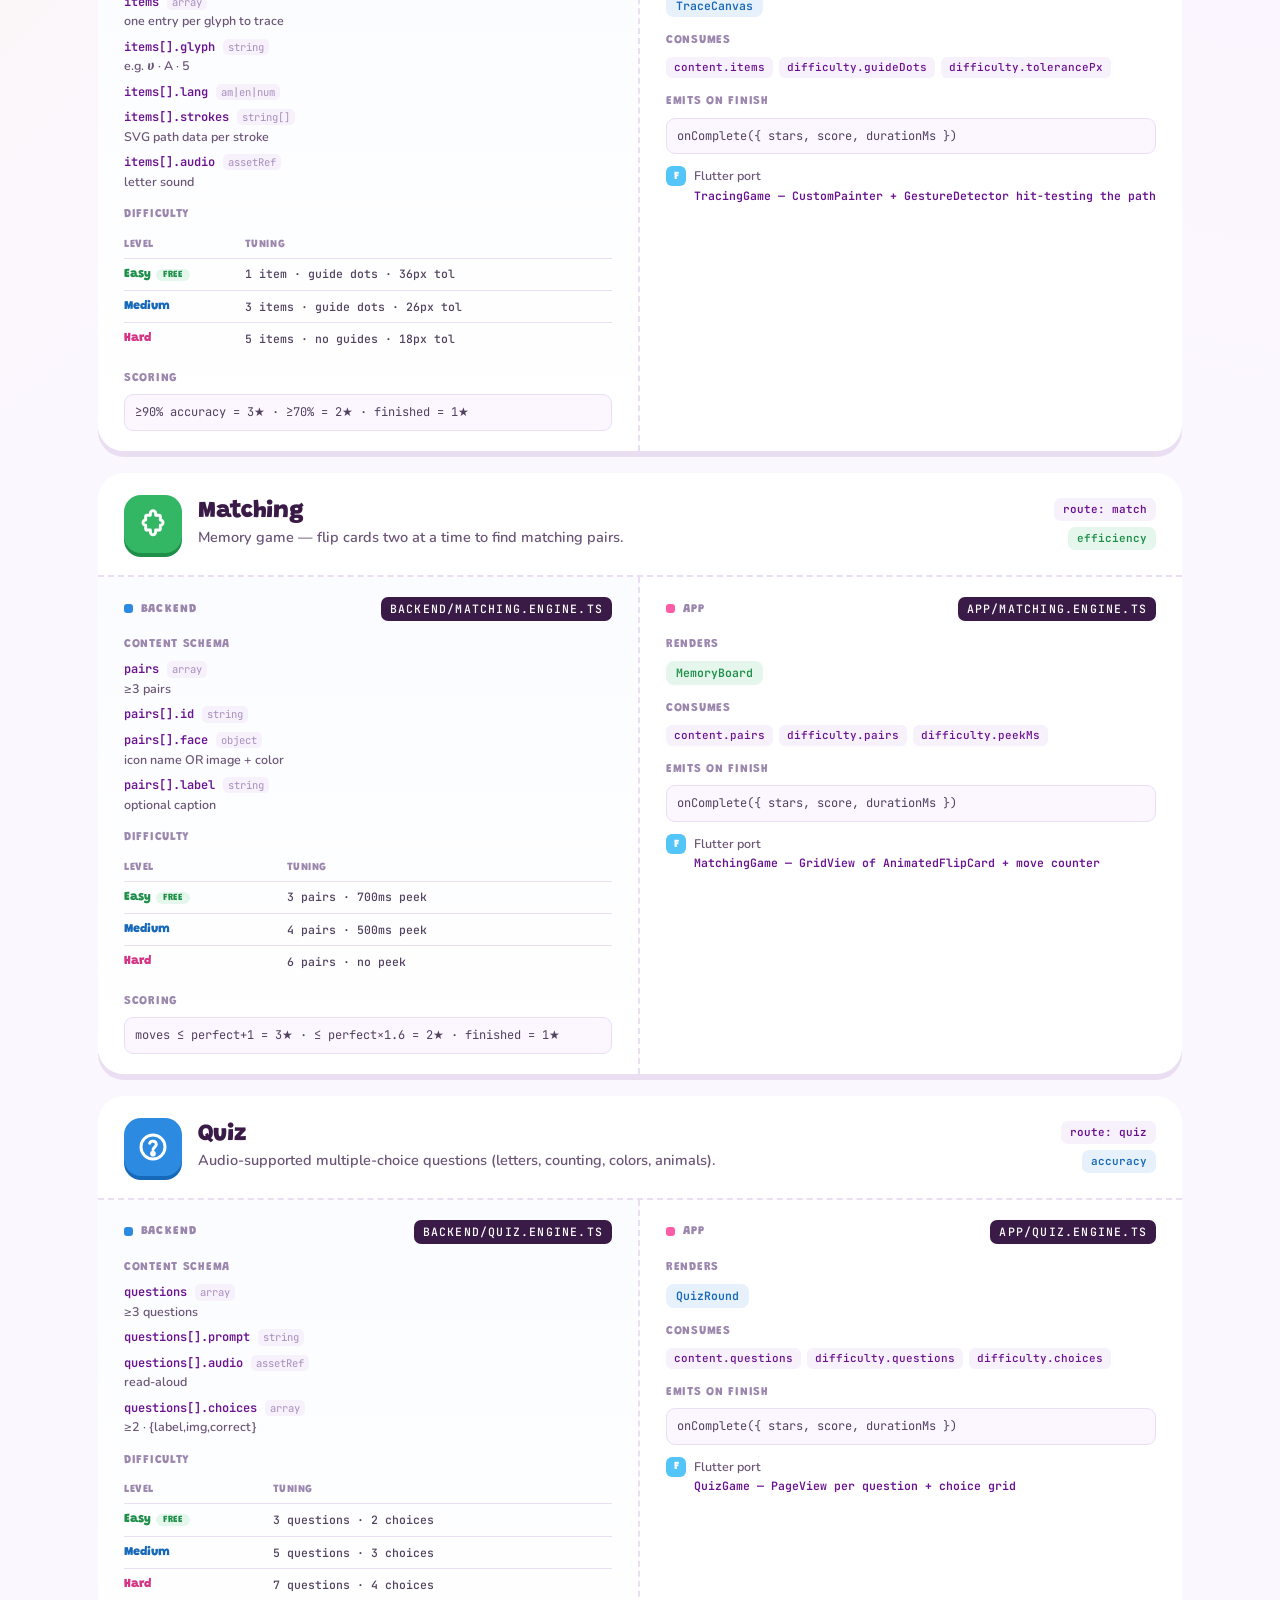
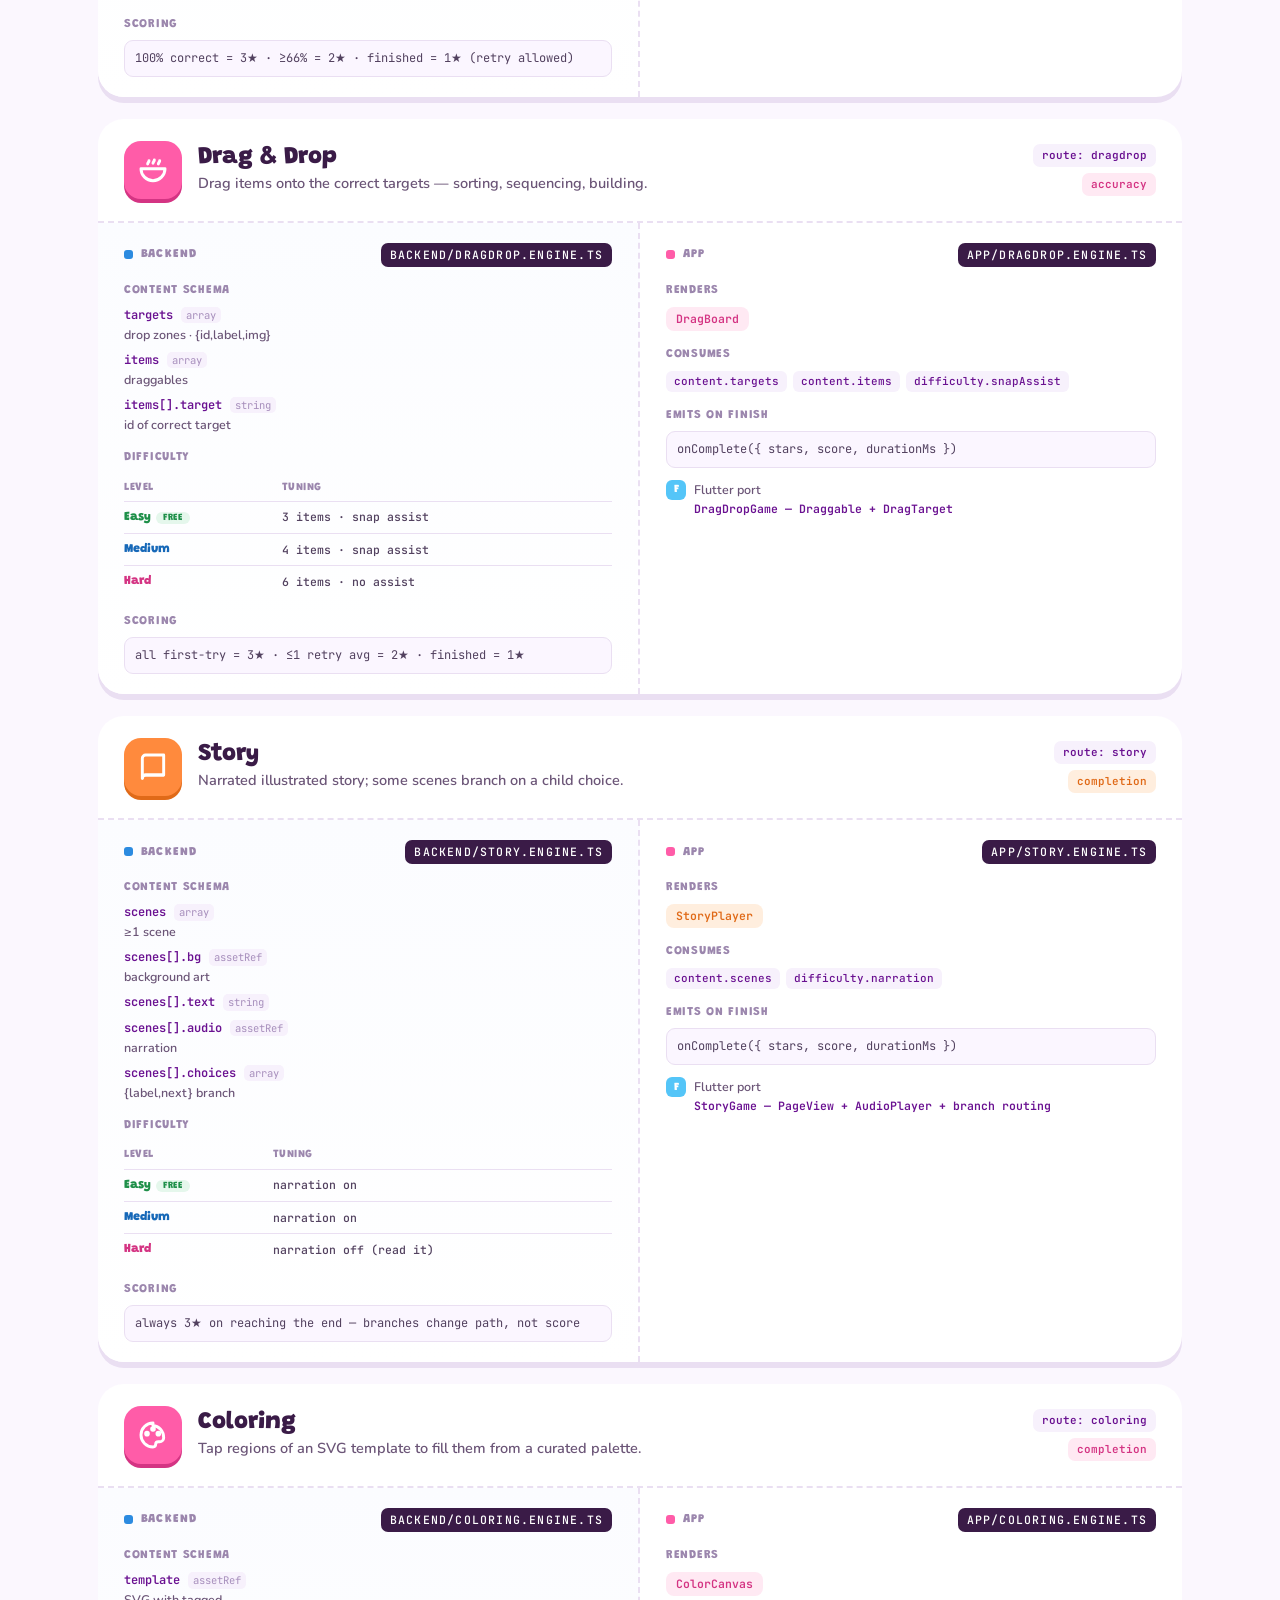
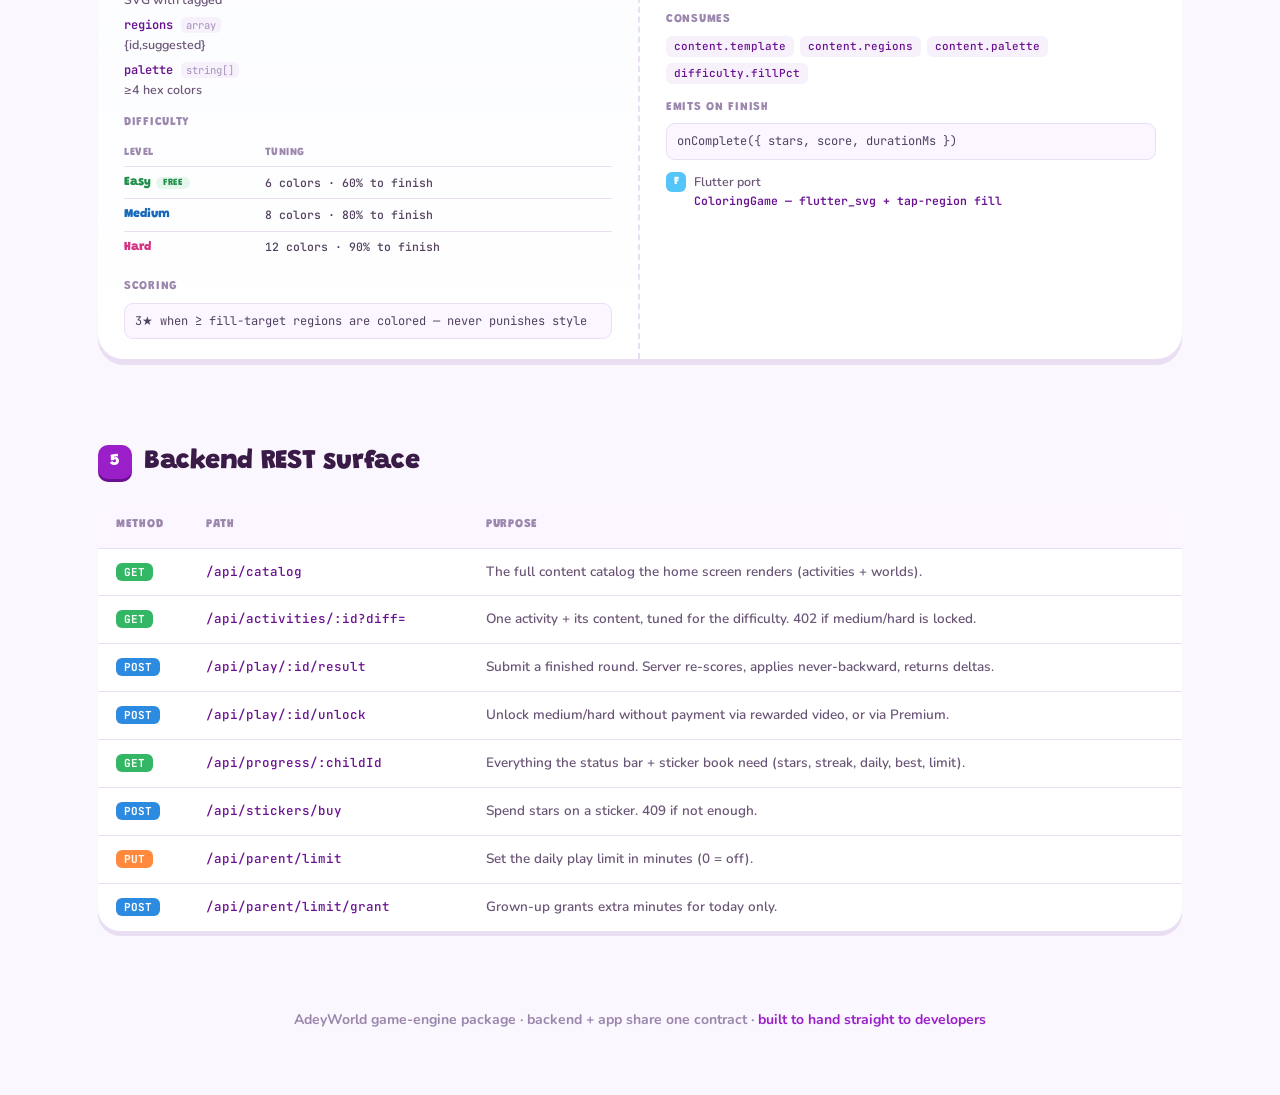
<file: Game Engines Spec.html>
<!doctype html>
<html lang="en">
<head>
<meta charset="utf-8"/>
<meta name="viewport" content="width=device-width,initial-scale=1"/>
<title>AdeyWorld — Game Engine Spec</title>
<link href="https://fonts.googleapis.com/css2?family=Grandstander:wght@400;500;600;700;800;900&family=Nunito:wght@400;600;700;800;900&family=JetBrains+Mono:wght@400;500;600&display=swap" rel="stylesheet"/>
<style>
:root{
  --brand:#9B1FC9; --brand-deep:#6A1191; --brand-bright:#B934E6;
  --ink:#3A1B47; --cream:#FFF6E9; --paper:#fff;
  --play:#34B764; --play-d:#1E8F49;
  --learn:#2C8BE0; --learn-d:#1668B8;
  --watch:#FF8A3D; --watch-d:#E06A18;
  --create:#FF5CA8; --create-d:#D43483;
  --sun:#FFC835; --sun-d:#E6A50E; --coral:#FF6B5C;
  --fdisp:'Grandstander',system-ui,sans-serif;
  --fbody:'Nunito',system-ui,sans-serif;
  --fmono:'JetBrains Mono',ui-monospace,monospace;
  --line:#EADFF2;
}
*{box-sizing:border-box;margin:0;padding:0}
body{font-family:var(--fbody);color:var(--ink);background:
  radial-gradient(120% 80% at 100% -10%, #F6ECFD 0%, transparent 55%),
  radial-gradient(100% 70% at -10% 0%, #FFF3E2 0%, transparent 50%),
  #FBF7FE;
  line-height:1.55;-webkit-font-smoothing:antialiased;}
.wrap{max-width:1140px;margin:0 auto;padding:0 28px}

/* ── hero ── */
header.hero{padding:64px 0 40px;}
.eyebrow{display:inline-flex;align-items:center;gap:8px;font-family:var(--fdisp);font-weight:800;font-size:13px;letter-spacing:.12em;text-transform:uppercase;color:var(--brand);background:#fff;padding:8px 16px;border-radius:999px;box-shadow:0 3px 0 var(--line)}
h1{font-family:var(--fdisp);font-weight:900;font-size:clamp(40px,6vw,68px);line-height:.98;letter-spacing:-.01em;margin:18px 0 10px;color:var(--ink)}
h1 .pop{color:var(--brand)}
.lede{font-size:19px;font-weight:600;color:#6B5577;max-width:680px}
.metarow{display:flex;flex-wrap:wrap;gap:10px;margin-top:22px}
.metarow .pill{font-family:var(--fdisp);font-weight:800;font-size:13px;padding:7px 15px;border-radius:999px;background:#fff;box-shadow:0 3px 0 var(--line);color:#6B5577}

/* ── section ── */
section{padding:30px 0}
.sec-h{display:flex;align-items:center;gap:12px;margin-bottom:18px}
.sec-h .n{width:34px;height:34px;border-radius:10px;background:var(--brand);color:#fff;display:grid;place-items:center;font-family:var(--fdisp);font-weight:900;font-size:17px;box-shadow:0 3px 0 var(--brand-deep)}
.sec-h h2{font-family:var(--fdisp);font-weight:900;font-size:27px;letter-spacing:-.01em}

/* ── flow strip ── */
.flow{display:grid;grid-template-columns:repeat(4,1fr);gap:14px}
.flow .step{background:#fff;border-radius:20px;padding:18px;box-shadow:0 4px 0 var(--line);position:relative}
.flow .step .k{font-family:var(--fdisp);font-weight:900;font-size:13px;color:var(--brand);display:flex;align-items:center;gap:8px}
.flow .step .k b{width:24px;height:24px;border-radius:7px;background:#F3E8FB;display:grid;place-items:center;font-size:12px}
.flow .step p{font-size:14px;font-weight:600;color:#6B5577;margin-top:8px}
.flow .step code{font-family:var(--fmono);font-size:11.5px;background:#F7F1FC;color:var(--brand-deep);padding:2px 6px;border-radius:6px;font-weight:500}

/* ── rules ── */
.rules{display:grid;grid-template-columns:repeat(3,1fr);gap:14px}
.rule{background:#fff;border-radius:20px;padding:20px;box-shadow:0 4px 0 var(--line);border-top:5px solid var(--c,var(--brand))}
.rule .ic{width:42px;height:42px;border-radius:12px;background:var(--cbg);color:var(--c);display:grid;place-items:center;margin-bottom:12px}
.rule h3{font-family:var(--fdisp);font-weight:900;font-size:18px;margin-bottom:5px}
.rule p{font-size:14px;font-weight:600;color:#6B5577}

/* ── folder map ── */
.tree{background:#1E1430;border-radius:22px;padding:26px 28px;color:#E9DEF6;font-family:var(--fmono);font-size:13.5px;line-height:1.85;box-shadow:0 10px 30px rgba(40,16,70,.25);overflow-x:auto}
.tree .dir{color:#C99BF2;font-weight:600}
.tree .file{color:#E9DEF6}
.tree .cmt{color:#7E6B96}
.tree .badge{display:inline-block;font-family:var(--fdisp);font-weight:800;font-size:10px;padding:1px 8px;border-radius:6px;margin-left:6px;vertical-align:1px}
.tree .b-be{background:#27406b;color:#9cc4ff}
.tree .b-app{background:#3a2752;color:#d6a8ff}
.tree .b-sh{background:#4a3a12;color:#ffd569}

/* ── engine cards ── */
.engine{background:#fff;border-radius:26px;box-shadow:0 6px 0 var(--line);margin-bottom:22px;overflow:hidden}
.engine .top{display:flex;align-items:center;gap:16px;padding:22px 26px;border-bottom:2px dashed var(--line)}
.engine .glyph{width:58px;height:58px;border-radius:17px;display:grid;place-items:center;color:#fff;flex:0 0 auto;box-shadow:0 4px 0 var(--cd)}
.engine .glyph svg{width:32px;height:32px}
.engine .top h3{font-family:var(--fdisp);font-weight:900;font-size:24px;line-height:1}
.engine .top .sum{font-size:14.5px;font-weight:600;color:#6B5577;margin-top:3px;max-width:640px}
.engine .top .tags{margin-left:auto;display:flex;flex-direction:column;gap:6px;align-items:flex-end;flex:0 0 auto}
.engine .top .tag{font-family:var(--fmono);font-size:11px;font-weight:600;padding:3px 9px;border-radius:7px;background:#F7F1FC;color:var(--brand-deep)}
.engine .top .tag.score{background:var(--cbg);color:var(--cd)}

.cols{display:grid;grid-template-columns:1fr 1fr}
.col{padding:20px 26px}
.col.be{border-right:2px dashed var(--line);background:linear-gradient(180deg,#FBFCFF,#fff)}
.col .lab{display:flex;align-items:center;gap:8px;font-family:var(--fdisp);font-weight:900;font-size:12px;letter-spacing:.1em;text-transform:uppercase;color:#9B86AD;margin-bottom:12px}
.col .lab .dot{width:9px;height:9px;border-radius:3px}
.col.be .lab .dot{background:var(--learn)}
.col.app .lab .dot{background:var(--create)}
.col .file{font-family:var(--fmono);font-size:11.5px;color:#fff;background:var(--ink);padding:3px 9px;border-radius:7px;margin-left:auto;font-weight:500}

.field{margin-bottom:7px}
.kv{display:flex;gap:8px;font-size:13px;align-items:baseline}
.kv .k{font-family:var(--fmono);font-size:12px;color:var(--brand-deep);font-weight:600;flex:0 0 auto}
.kv .t{font-family:var(--fmono);font-size:10.5px;color:#A78FBC;background:#F7F1FC;padding:0 5px;border-radius:5px}
.kv .d{color:#6B5577;font-weight:600;font-size:12.5px}
.subhead{font-family:var(--fdisp);font-weight:800;font-size:12px;color:#9B86AD;margin:14px 0 7px;text-transform:uppercase;letter-spacing:.06em}

.difftable{width:100%;border-collapse:collapse;font-size:12.5px}
.difftable th{text-align:left;font-family:var(--fdisp);font-weight:800;color:#9B86AD;font-size:11px;text-transform:uppercase;letter-spacing:.05em;padding:5px 8px 5px 0}
.difftable td{padding:6px 8px 6px 0;border-top:1px solid var(--line);font-family:var(--fmono);font-size:11.5px;color:#52415F;font-weight:500}
.difftable .lvl{font-family:var(--fdisp);font-weight:900;font-size:12.5px}
.difftable .lvl.easy{color:var(--play-d)} .difftable .lvl.medium{color:var(--learn-d)} .difftable .lvl.hard{color:var(--create-d)}
.free{font-family:var(--fdisp);font-weight:800;font-size:9.5px;color:var(--play-d);background:#E5F7EC;padding:1px 7px;border-radius:999px;margin-left:5px}

.consumes{display:flex;flex-wrap:wrap;gap:6px;margin-top:4px}
.consumes code{font-family:var(--fmono);font-size:11px;background:#F7F1FC;color:var(--brand-deep);padding:2px 8px;border-radius:6px;font-weight:500}
.emit{font-family:var(--fmono);font-size:12px;color:#52415F;background:#FBF6FF;border:1px solid var(--line);border-radius:9px;padding:8px 10px;margin-top:4px}
.flutter{display:flex;align-items:flex-start;gap:8px;margin-top:12px;font-size:12.5px;font-weight:600;color:#6B5577}
.flutter .fic{width:20px;height:20px;border-radius:6px;background:#54C5F8;color:#fff;display:grid;place-items:center;flex:0 0 auto;font-size:11px;font-weight:900;font-family:var(--fdisp)}
.flutter code{font-family:var(--fmono);font-size:11.5px;color:var(--brand-deep)}
.render-pill{font-family:var(--fmono);font-size:11.5px;background:var(--cbg);color:var(--cd);padding:3px 10px;border-radius:8px;font-weight:600;display:inline-block}

/* ── api table ── */
.api{background:#fff;border-radius:22px;box-shadow:0 5px 0 var(--line);overflow:hidden}
.api table{width:100%;border-collapse:collapse}
.api th{text-align:left;font-family:var(--fdisp);font-weight:900;font-size:12px;text-transform:uppercase;letter-spacing:.06em;color:#9B86AD;padding:14px 18px;background:#FBF6FF}
.api td{padding:13px 18px;border-top:1px solid var(--line);font-size:13.5px;vertical-align:top}
.api .verb{font-family:var(--fmono);font-weight:700;font-size:11px;padding:2px 8px;border-radius:6px;color:#fff}
.api .GET{background:var(--play)} .api .POST{background:var(--learn)} .api .PUT{background:var(--watch)}
.api .path{font-family:var(--fmono);font-size:12.5px;color:var(--brand-deep);font-weight:500}
.api .desc{color:#6B5577;font-weight:600}

footer{padding:48px 0 64px;text-align:center;color:#9B86AD;font-weight:700;font-size:14px}
footer b{color:var(--brand)}
@media(max-width:820px){
  .flow,.rules{grid-template-columns:1fr}
  .cols{grid-template-columns:1fr}
  .col.be{border-right:none;border-bottom:2px dashed var(--line)}
  .engine .top{flex-wrap:wrap}.engine .top .tags{margin-left:0;flex-direction:row}
}
</style>
</head>
<body>
<div class="wrap">

  <header class="hero">
    <span class="eyebrow">
      <svg viewBox="0 0 24 24" width="15" height="15" fill="none" stroke="currentColor" stroke-width="2.4" stroke-linecap="round" stroke-linejoin="round"><rect x="2.5" y="6" width="19" height="12" rx="4"/><path d="M7 10.5v3M5.5 12h3"/><circle cx="16" cy="11" r="1" fill="currentColor"/><circle cx="18.5" cy="13.5" r="1" fill="currentColor"/></svg>
      AdeyWorld · Engineering Spec
    </span>
    <h1>Game engines, designed for<br/><span class="pop">backend &amp; app</span>.</h1>
    <p class="lede">Six interchangeable engines, one shared contract. The backend validates &amp; serves content and owns the kid-economy; the app plays it and reports a result. Same JSON, so a React or Flutter client uses it unchanged.</p>
    <div class="metarow">
      <span class="pill">6 engines</span>
      <span class="pill">3 difficulties · Easy always free</span>
      <span class="pill">Progress never goes backward</span>
      <span class="pill">REST · framework-neutral</span>
    </div>
  </header>

  <!-- HOW IT WORKS -->
  <section>
    <div class="sec-h"><span class="n">1</span><h2>How a round flows</h2></div>
    <div class="flow">
      <div class="step"><div class="k"><b>1</b> Fetch</div><p>App asks for an activity at a difficulty.</p><code>GET /activities/:id?diff=easy</code></div>
      <div class="step"><div class="k"><b>2</b> Play</div><p>Engine renders the content + difficulty config, child plays.</p><code>render(EnginePlayProps)</code></div>
      <div class="step"><div class="k"><b>3</b> Report</div><p>Local stars for instant reward, then POST the result.</p><code>POST /play/:id/result</code></div>
      <div class="step"><div class="k"><b>4</b> Reward</div><p>Server applies never-backward rules, returns deltas.</p><code>{ award, newBest, streak }</code></div>
    </div>
  </section>

  <!-- RULES -->
  <section>
    <div class="sec-h"><span class="n">2</span><h2>The three rules everything obeys</h2></div>
    <div class="rules">
      <div class="rule" style="--c:var(--play);--cd:var(--play-d);--cbg:#E5F7EC">
        <div class="ic"><svg viewBox="0 0 24 24" width="22" height="22" fill="none" stroke="currentColor" stroke-width="2.4" stroke-linecap="round" stroke-linejoin="round"><path d="M5 12h14M13 6l6 6-6 6"/></svg></div>
        <h3>Never backward</h3>
        <p>Best score per (activity, difficulty) only ever increases. Stars only go up. Badges, once earned, are never lost.</p>
      </div>
      <div class="rule" style="--c:var(--sun-d);--cd:var(--sun-d);--cbg:#FFF6DC">
        <div class="ic"><svg viewBox="0 0 24 24" width="22" height="22" fill="currentColor"><path d="M12 2l2.9 6.2 6.6.7-4.9 4.4 1.4 6.5L12 17l-5.9 2.8 1.4-6.5L2.5 8.9l6.6-.7z"/></svg></div>
        <h3>Easy is free</h3>
        <p>The Easy level is always playable — the sampler that sells Premium. Medium &amp; Hard need an unlock (rewarded video or Premium).</p>
      </div>
      <div class="rule" style="--c:var(--create);--cd:var(--create-d);--cbg:#FFE9F3">
        <div class="ic"><svg viewBox="0 0 24 24" width="22" height="22" fill="none" stroke="currentColor" stroke-width="2.4" stroke-linecap="round" stroke-linejoin="round"><path d="M5 13l4 4L19 7"/></svg></div>
        <h3>No fail state</h3>
        <p>Every finished game awards at least one star. Difficulty changes the challenge and the reward multiplier (×1 / ×2 / ×3), never punishes.</p>
      </div>
    </div>
  </section>

  <!-- FOLDER MAP -->
  <section>
    <div class="sec-h"><span class="n">3</span><h2>Folder map</h2></div>
    <div class="tree">
<span class="dir">game-engines/</span>
├─ <span class="dir">shared/</span><span class="badge b-sh">shared</span>
│  └─ <span class="file">engine-contract.ts</span>   <span class="cmt"># the one interface · types · scoring · never-backward</span>
├─ <span class="dir">backend/</span><span class="badge b-be">backend</span>
│  ├─ <span class="file">index.ts</span>             <span class="cmt"># registry of all 6 engines</span>
│  ├─ <span class="file">api.ts</span>               <span class="cmt"># REST: catalog · play/result · unlock · progress · parent</span>
│  ├─ <span class="file">progress.service.ts</span>  <span class="cmt"># kid-economy authority (stars · streaks · limits)</span>
│  └─ <span class="file">{engine}.engine.ts</span>   <span class="cmt"># ×6 · JSON Schema · difficulty · scoring · validate</span>
└─ <span class="dir">app/</span><span class="badge b-app">app</span>
   ├─ <span class="file">index.ts</span>             <span class="cmt"># registry of all 6 app engines</span>
   ├─ <span class="file">runtime.ts</span>           <span class="cmt"># EnginePlayProps + the play lifecycle</span>
   └─ <span class="file">{engine}.engine.ts</span>   <span class="cmt"># ×6 · render target · props · Flutter map</span>
    </div>
  </section>

  <!-- ENGINES -->
  <section>
    <div class="sec-h"><span class="n">4</span><h2>The six engines</h2></div>
    <div id="engines"></div>
  </section>

  <!-- API -->
  <section>
    <div class="sec-h"><span class="n">5</span><h2>Backend REST surface</h2></div>
    <div class="api">
      <table>
        <thead><tr><th style="width:90px">Method</th><th style="width:280px">Path</th><th>Purpose</th></tr></thead>
        <tbody id="apirows"></tbody>
      </table>
    </div>
  </section>

  <footer>
    AdeyWorld game-engine package · backend + app share one contract · <b>built to hand straight to developers</b>
  </footer>

</div>

<script>
const IC={
  pencil:'<path d="M14.5 4.5l5 5L9 20l-5.5 1.5L5 16 14.5 4.5z"/><path d="M13 6l5 5"/>',
  puzzle:'<path d="M10 4a2 2 0 1 1 4 0v1.5h2.5a1 1 0 0 1 1 1V9a2 2 0 1 1 0 4v2.5a1 1 0 0 1-1 1H14V18a2 2 0 1 1-4 0v-1.5H7.5a1 1 0 0 1-1-1V13a2 2 0 1 1 0-4V6.5a1 1 0 0 1 1-1H10V4z"/>',
  quiz:'<circle cx="12" cy="12" r="9"/><path d="M9.5 9.2a2.6 2.6 0 0 1 5 .9c0 1.7-2.5 2.2-2.5 3.9"/><circle cx="12" cy="17" r="1" fill="currentColor"/>',
  bowl:'<path d="M3 11h18a9 9 0 0 1-18 0z"/><path d="M8 7.5c0-1 1-1.5 1-2.5M12 7c0-1 1-1.5 1-2.5M16 7.5c0-1 1-1.5 1-2.5"/>',
  book:'<path d="M4 5.5A2.5 2.5 0 0 1 6.5 3H20v15H6.5A2.5 2.5 0 0 0 4 20.5z"/><path d="M4 20.5A2.5 2.5 0 0 1 6.5 18H20"/>',
  palette:'<path d="M12 3a9 9 0 1 0 0 18c1.4 0 2-1 2-2 0-1.4 1-2 2-2h1a3 3 0 0 0 3-3c0-5-3.6-9-8-9z"/><circle cx="7.5" cy="11" r="1" fill="currentColor"/><circle cx="12" cy="7.5" r="1" fill="currentColor"/><circle cx="16" cy="11" r="1" fill="currentColor"/>'
};
const CC={
  tracing:['var(--learn)','var(--learn-d)','#E7F1FC'],
  matching:['var(--play)','var(--play-d)','#E5F7EC'],
  quiz:['var(--learn)','var(--learn-d)','#E7F1FC'],
  dragdrop:['var(--create)','var(--create-d)','#FFE9F3'],
  story:['var(--watch)','var(--watch-d)','#FFEEDE'],
  coloring:['var(--create)','var(--create-d)','#FFE9F3']
};
const ENGINES=[
  {id:'tracing',title:'Tracing',icon:'pencil',route:'game',score:'accuracy',
   sum:'Trace Fidel, letters & numbers along a guided stroke path.',
   schema:[['items','array','one entry per glyph to trace'],['items[].glyph','string','e.g. ሀ · A · 5'],['items[].lang','am|en|num',''],['items[].strokes','string[]','SVG path data per stroke'],['items[].audio','assetRef','letter sound']],
   diff:[['easy','1 item · guide dots · 36px tol',true],['medium','3 items · guide dots · 26px tol',false],['hard','5 items · no guides · 18px tol',false]],
   scoreDesc:'≥90% accuracy = 3★ · ≥70% = 2★ · finished = 1★',
   render:'TraceCanvas',consumes:['content.items','difficulty.guideDots','difficulty.tolerancePx'],
   flutter:'TracingGame — CustomPainter + GestureDetector hit-testing the path'},
  {id:'matching',title:'Matching',icon:'puzzle',route:'match',score:'efficiency',
   sum:'Memory game — flip cards two at a time to find matching pairs.',
   schema:[['pairs','array','≥3 pairs'],['pairs[].id','string',''],['pairs[].face','object','icon name OR image + color'],['pairs[].label','string','optional caption']],
   diff:[['easy','3 pairs · 700ms peek',true],['medium','4 pairs · 500ms peek',false],['hard','6 pairs · no peek',false]],
   scoreDesc:'moves ≤ perfect+1 = 3★ · ≤ perfect×1.6 = 2★ · finished = 1★',
   render:'MemoryBoard',consumes:['content.pairs','difficulty.pairs','difficulty.peekMs'],
   flutter:'MatchingGame — GridView of AnimatedFlipCard + move counter'},
  {id:'quiz',title:'Quiz',icon:'quiz',route:'quiz',score:'accuracy',
   sum:'Audio-supported multiple-choice questions (letters, counting, colors, animals).',
   schema:[['questions','array','≥3 questions'],['questions[].prompt','string',''],['questions[].audio','assetRef','read-aloud'],['questions[].choices','array','≥2 · {label,img,correct}']],
   diff:[['easy','3 questions · 2 choices',true],['medium','5 questions · 3 choices',false],['hard','7 questions · 4 choices',false]],
   scoreDesc:'100% correct = 3★ · ≥66% = 2★ · finished = 1★ (retry allowed)',
   render:'QuizRound',consumes:['content.questions','difficulty.questions','difficulty.choices'],
   flutter:'QuizGame — PageView per question + choice grid'},
  {id:'dragdrop',title:'Drag & Drop',icon:'bowl',route:'dragdrop',score:'accuracy',
   sum:'Drag items onto the correct targets — sorting, sequencing, building.',
   schema:[['targets','array','drop zones · {id,label,img}'],['items','array','draggables'],['items[].target','string','id of correct target']],
   diff:[['easy','3 items · snap assist',true],['medium','4 items · snap assist',false],['hard','6 items · no assist',false]],
   scoreDesc:'all first-try = 3★ · ≤1 retry avg = 2★ · finished = 1★',
   render:'DragBoard',consumes:['content.targets','content.items','difficulty.snapAssist'],
   flutter:'DragDropGame — Draggable + DragTarget'},
  {id:'story',title:'Story',icon:'book',route:'story',score:'completion',
   sum:'Narrated illustrated story; some scenes branch on a child choice.',
   schema:[['scenes','array','≥1 scene'],['scenes[].bg','assetRef','background art'],['scenes[].text','string',''],['scenes[].audio','assetRef','narration'],['scenes[].choices','array','{label,next} branch']],
   diff:[['easy','narration on',true],['medium','narration on',false],['hard','narration off (read it)',false]],
   scoreDesc:'always 3★ on reaching the end — branches change path, not score',
   render:'StoryPlayer',consumes:['content.scenes','difficulty.narration'],
   flutter:'StoryGame — PageView + AudioPlayer + branch routing'},
  {id:'coloring',title:'Coloring',icon:'palette',route:'coloring',score:'completion',
   sum:'Tap regions of an SVG template to fill them from a curated palette.',
   schema:[['template','assetRef','SVG with tagged <path id>'],['regions','array','{id,suggested}'],['palette','string[]','≥4 hex colors']],
   diff:[['easy','6 colors · 60% to finish',true],['medium','8 colors · 80% to finish',false],['hard','12 colors · 90% to finish',false]],
   scoreDesc:'3★ when ≥ fill-target regions are colored — never punishes style',
   render:'ColorCanvas',consumes:['content.template','content.regions','content.palette','difficulty.fillPct'],
   flutter:'ColoringGame — flutter_svg + tap-region fill'}
];

function svg(ic){return '<svg viewBox="0 0 24 24" fill="none" stroke="currentColor" stroke-width="2.2" stroke-linecap="round" stroke-linejoin="round">'+IC[ic]+'</svg>';}

document.getElementById('engines').innerHTML = ENGINES.map(e=>{
  const [c,cd,cbg]=CC[e.id];
  const schema=e.schema.map(([k,t,d])=>`<div class="field"><div class="kv"><span class="k">${k}</span><span class="t">${t}</span></div>${d?`<div class="kv"><span class="d">${d}</span></div>`:''}</div>`).join('');
  const diff=`<table class="difftable"><thead><tr><th>Level</th><th>Tuning</th></tr></thead><tbody>${e.diff.map(([l,t,free])=>`<tr><td class="lvl ${l}">${l[0].toUpperCase()+l.slice(1)}${free?'<span class="free">FREE</span>':''}</td><td>${t}</td></tr>`).join('')}</tbody></table>`;
  const consumes=e.consumes.map(p=>`<code>${p}</code>`).join('');
  return `<div class="engine" style="--c:${c};--cd:${cd};--cbg:${cbg}">
    <div class="top">
      <div class="glyph" style="background:${c}">${svg(e.icon)}</div>
      <div><h3>${e.title}</h3><div class="sum">${e.sum}</div></div>
      <div class="tags"><span class="tag">route: ${e.route}</span><span class="tag score">${e.score}</span></div>
    </div>
    <div class="cols">
      <div class="col be">
        <div class="lab"><span class="dot"></span> Backend <span class="file">backend/${e.id}.engine.ts</span></div>
        <div class="subhead">Content schema</div>
        ${schema}
        <div class="subhead">Difficulty</div>
        ${diff}
        <div class="subhead">Scoring</div>
        <div class="emit">${e.scoreDesc}</div>
      </div>
      <div class="col app">
        <div class="lab"><span class="dot"></span> App <span class="file">app/${e.id}.engine.ts</span></div>
        <div class="subhead">Renders</div>
        <span class="render-pill">${e.render}</span>
        <div class="subhead">Consumes</div>
        <div class="consumes">${consumes}</div>
        <div class="subhead">Emits on finish</div>
        <div class="emit">onComplete({ stars, score, durationMs })</div>
        <div class="flutter"><span class="fic">F</span><div>Flutter port<br/><code>${e.flutter}</code></div></div>
      </div>
    </div>
  </div>`;
}).join('');

const API=[
  ['GET','/api/catalog','The full content catalog the home screen renders (activities + worlds).'],
  ['GET','/api/activities/:id?diff=','One activity + its content, tuned for the difficulty. 402 if medium/hard is locked.'],
  ['POST','/api/play/:id/result','Submit a finished round. Server re-scores, applies never-backward, returns deltas.'],
  ['POST','/api/play/:id/unlock','Unlock medium/hard without payment via rewarded video, or via Premium.'],
  ['GET','/api/progress/:childId','Everything the status bar + sticker book need (stars, streak, daily, best, limit).'],
  ['POST','/api/stickers/buy','Spend stars on a sticker. 409 if not enough.'],
  ['PUT','/api/parent/limit','Set the daily play limit in minutes (0 = off).'],
  ['POST','/api/parent/limit/grant','Grown-up grants extra minutes for today only.']
];
document.getElementById('apirows').innerHTML = API.map(([v,p,d])=>`<tr><td><span class="verb ${v}">${v}</span></td><td class="path">${p}</td><td class="desc">${d}</td></tr>`).join('');
</script>
</body>
</html>
</file>
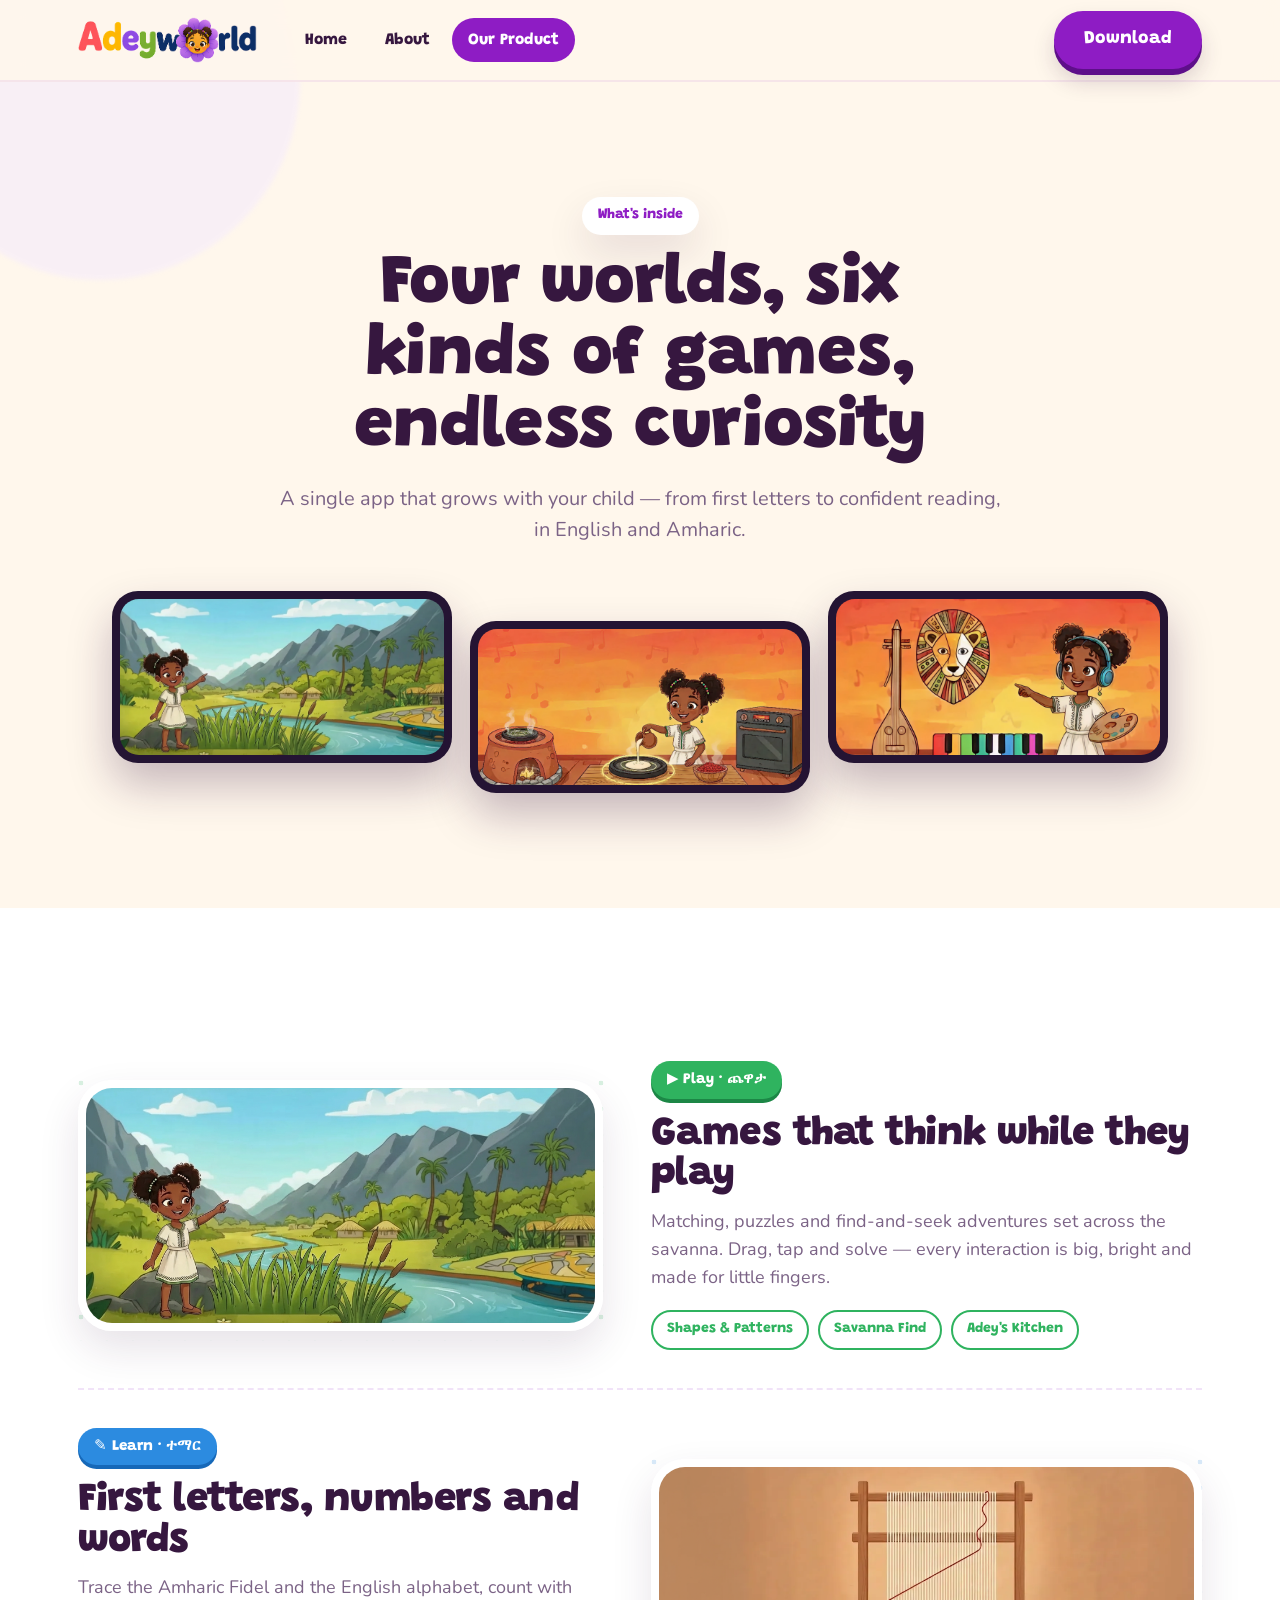
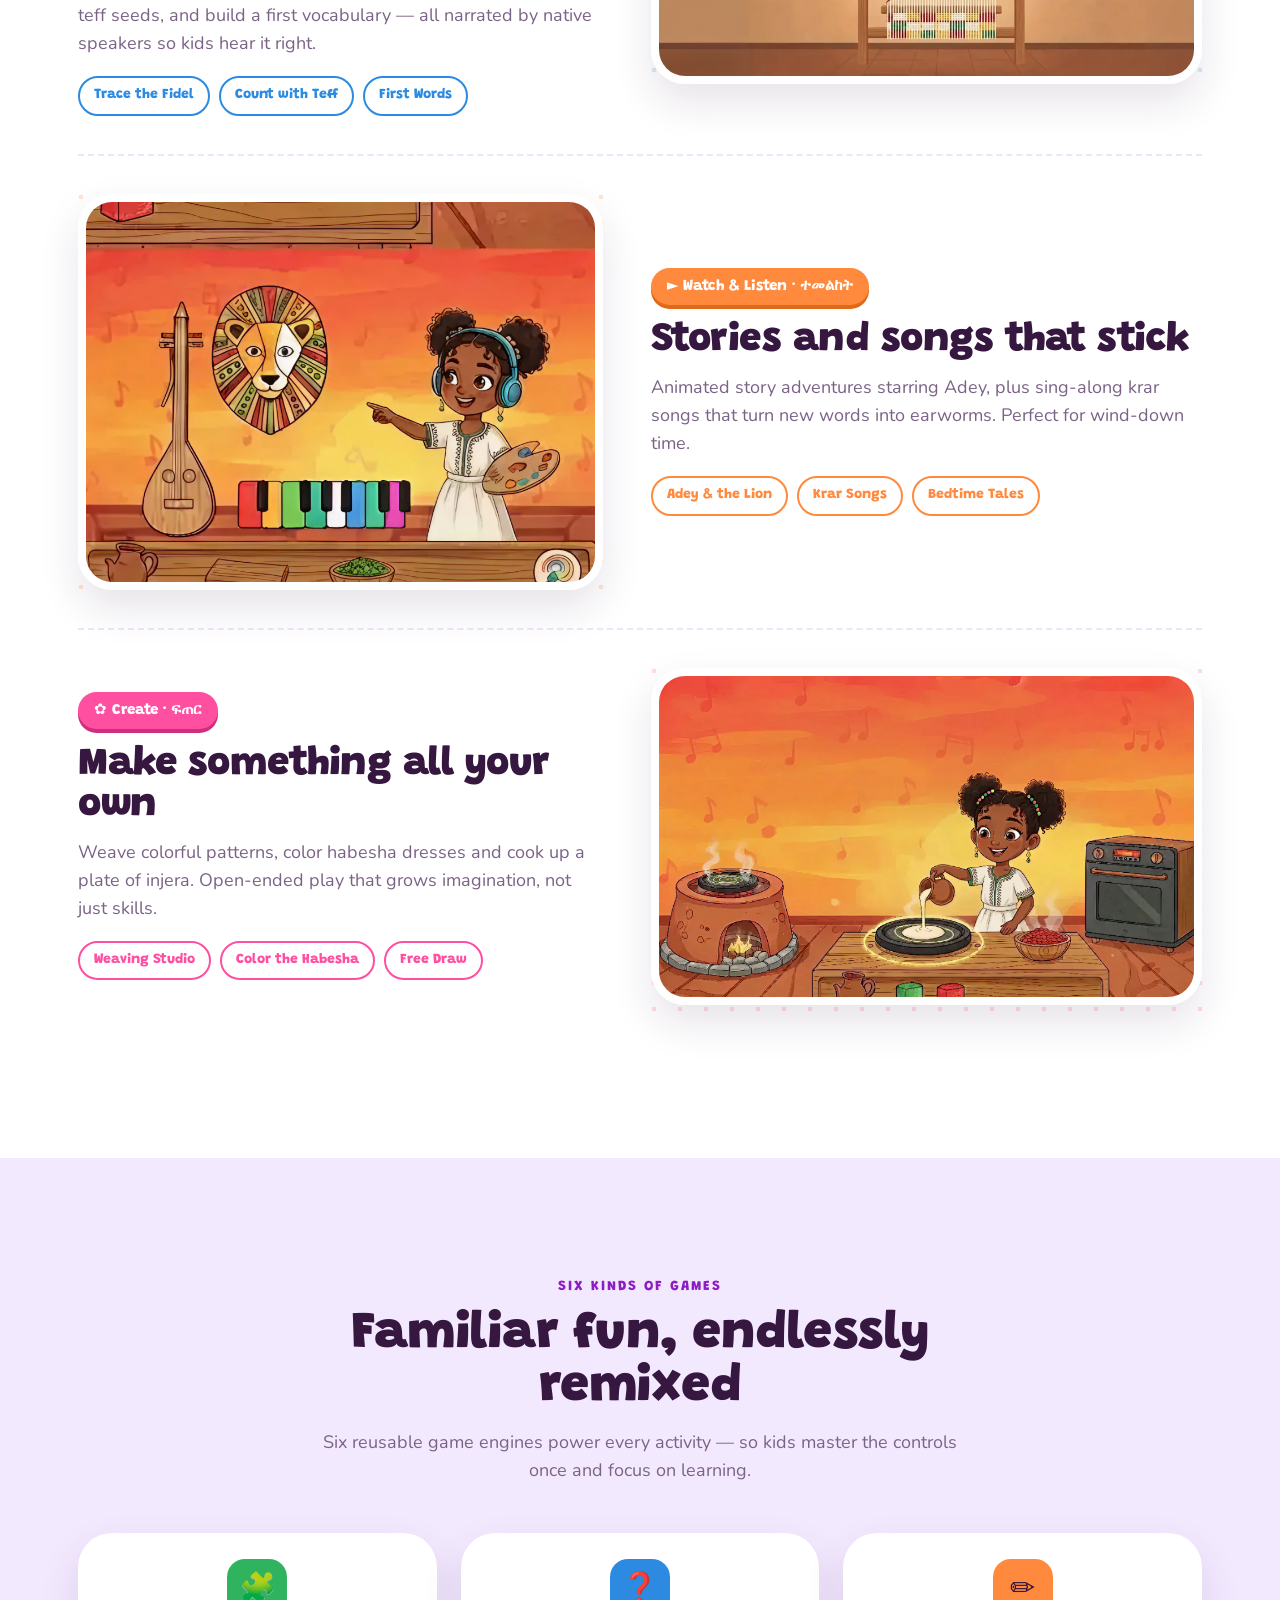
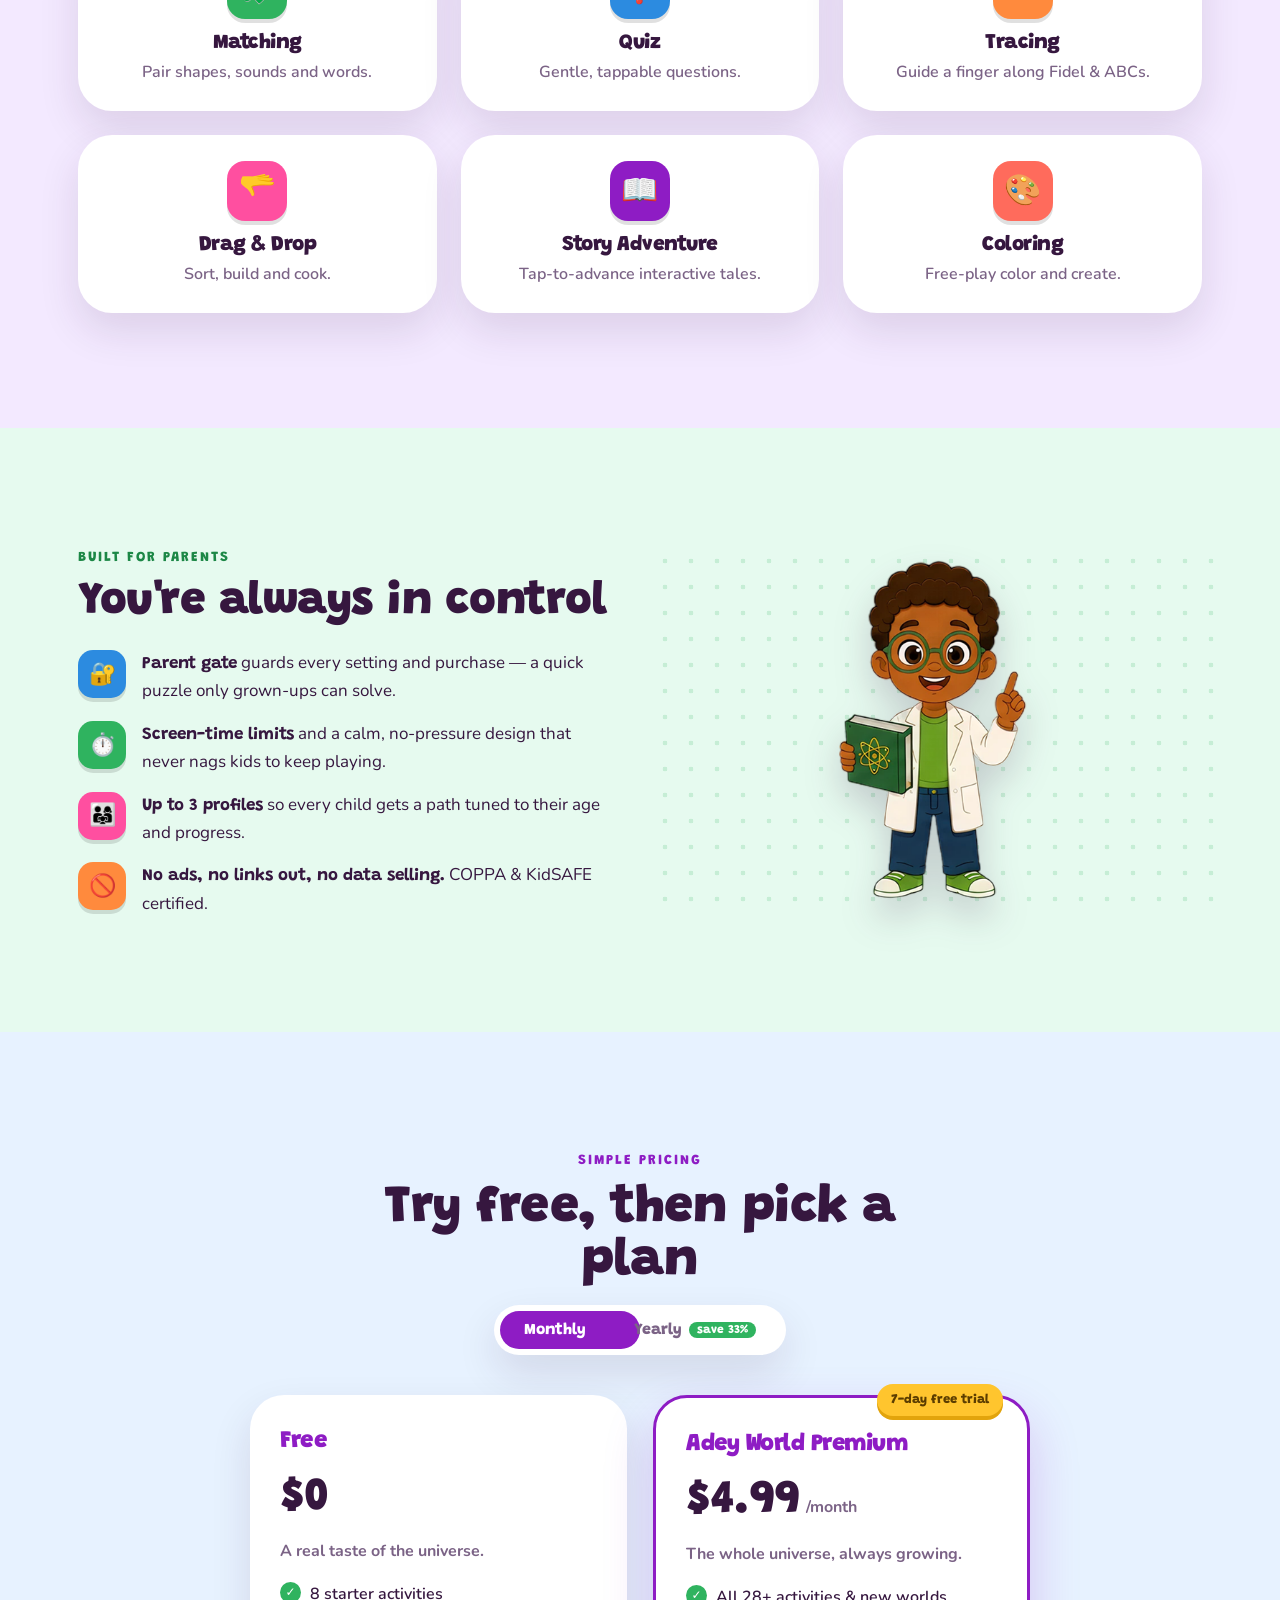
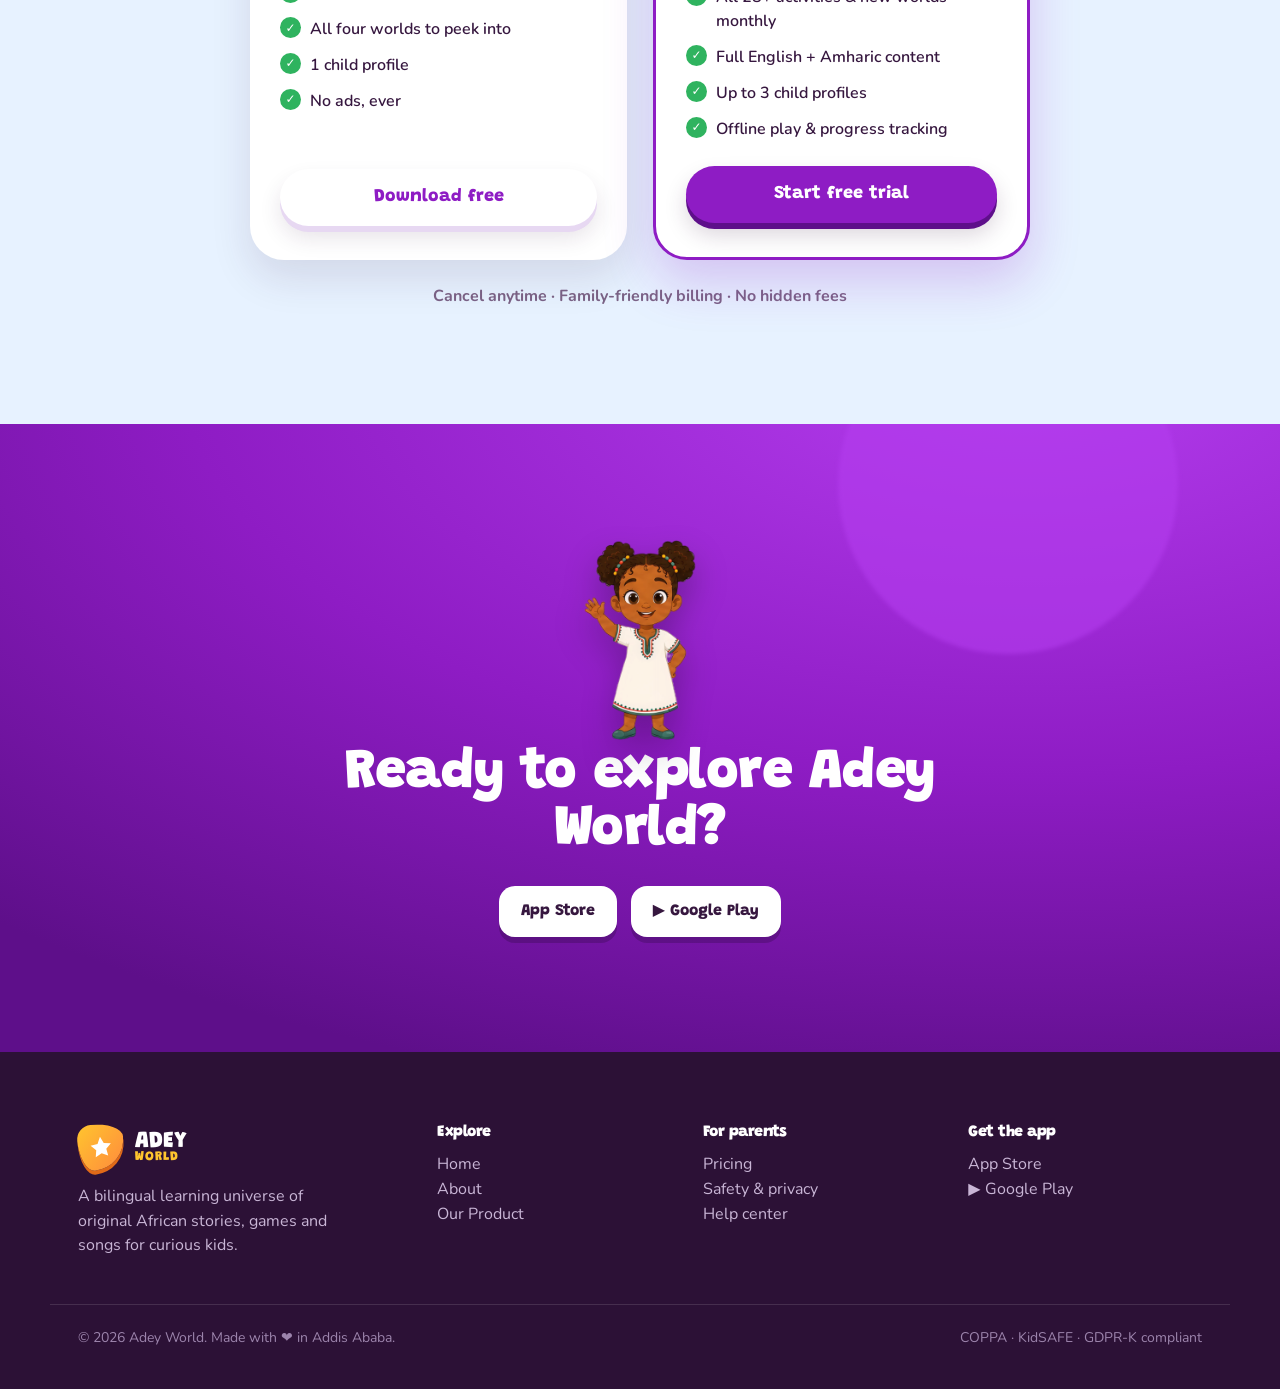
<file: product.html>
<!doctype html>
<html lang="en">
<head>
<meta charset="utf-8"/>
<meta name="viewport" content="width=device-width,initial-scale=1"/>
<title>Our Product — Adey World</title>
<link rel="stylesheet" href="site.css"/>
</head>
<body>

<nav class="nav">
  <div class="wrap row">
    <a class="logo" href="index.html" aria-label="Adeyworld home">
      <img src="assets/adeyworld-logo.png" alt="Adeyworld"/>
    </a>
    <div class="navlinks">
      <a href="index.html">Home</a>
      <a href="about.html">About</a>
      <a href="product.html" class="active">Our Product</a>
    </div>
    <div class="spacer"></div>
    <a class="btn" href="#pricing">Download</a>
  </div>
</nav>

<!-- HERO -->
<header class="sec sec-cream" style="overflow:hidden">
  <div class="blob" style="width:400px;height:400px;background:var(--lav);top:-120px;left:-100px"></div>
  <div class="wrap center" style="max-width:780px;position:relative;z-index:2">
    <span class="tag reveal">What's inside</span>
    <h1 class="reveal" style="font-size:clamp(40px,5.6vw,70px);margin-top:16px">Four worlds, six kinds of games, endless curiosity</h1>
    <p class="reveal" style="font-size:20px;color:var(--muted);margin-top:18px">A single app that grows with your child — from first letters to confident reading, in English and Amharic.</p>
  </div>
  <div class="wrap reveal" style="display:flex;gap:18px;justify-content:center;flex-wrap:wrap;margin-top:46px;position:relative;z-index:2">
    <div class="phoneL"><div class="scr"><img src="assets/scenes/scene-safari.png" alt="Savanna Find game"/></div></div>
    <div class="phoneL" style="margin-top:30px"><div class="scr"><img src="assets/scenes/scene-cook.png" alt="Adey's Kitchen"/></div></div>
    <div class="phoneL"><div class="scr"><img src="assets/scenes/scene-music.png" alt="Krar songs"/></div></div>
  </div>
</header>

<!-- FOUR WORLDS DETAIL -->
<section class="sec sec-paper">
  <div class="wrap">
    <!-- PLAY -->
    <div id="play" class="worldrow reveal" style="--c:var(--play);--cd:var(--play-d)">
      <div class="wr-art"><div class="dots" style="position:absolute;inset:-10px;color:rgba(47,179,95,.18)"></div><img src="assets/scenes/scene-safari.png" alt="Savanna Find"/></div>
      <div class="wr-text">
        <span class="wr-pill">▶ Play · ጨዋታ</span>
        <h2>Games that think while they play</h2>
        <p>Matching, puzzles and find-and-seek adventures set across the savanna. Drag, tap and solve — every interaction is big, bright and made for little fingers.</p>
        <div class="chips"><span>Shapes &amp; Patterns</span><span>Savanna Find</span><span>Adey's Kitchen</span></div>
      </div>
    </div>
    <!-- LEARN -->
    <div id="learn" class="worldrow rev reveal" style="--c:var(--learn);--cd:var(--learn-d)">
      <div class="wr-art"><div class="dots" style="position:absolute;inset:-10px;color:rgba(44,139,224,.18)"></div><img src="assets/scenes/scene-weave.png" alt="Trace the Fidel"/></div>
      <div class="wr-text">
        <span class="wr-pill">✎ Learn · ተማር</span>
        <h2>First letters, numbers and words</h2>
        <p>Trace the Amharic Fidel and the English alphabet, count with teff seeds, and build a first vocabulary — all narrated by native speakers so kids hear it right.</p>
        <div class="chips"><span>Trace the Fidel</span><span>Count with Teff</span><span>First Words</span></div>
      </div>
    </div>
    <!-- WATCH -->
    <div id="watch" class="worldrow reveal" style="--c:var(--watch);--cd:var(--watch-d)">
      <div class="wr-art"><div class="dots" style="position:absolute;inset:-10px;color:rgba(255,138,61,.22)"></div><img src="assets/scenes/scene-music.png" alt="Stories and songs"/></div>
      <div class="wr-text">
        <span class="wr-pill">► Watch &amp; Listen · ተመልከት</span>
        <h2>Stories and songs that stick</h2>
        <p>Animated story adventures starring Adey, plus sing-along krar songs that turn new words into earworms. Perfect for wind-down time.</p>
        <div class="chips"><span>Adey &amp; the Lion</span><span>Krar Songs</span><span>Bedtime Tales</span></div>
      </div>
    </div>
    <!-- CREATE -->
    <div id="create" class="worldrow rev reveal" style="--c:var(--create);--cd:var(--create-d)">
      <div class="wr-art"><div class="dots" style="position:absolute;inset:-10px;color:rgba(255,79,160,.2)"></div><img src="assets/scenes/scene-cook.png" alt="Create"/></div>
      <div class="wr-text">
        <span class="wr-pill">✿ Create · ፍጠር</span>
        <h2>Make something all your own</h2>
        <p>Weave colorful patterns, color habesha dresses and cook up a plate of injera. Open-ended play that grows imagination, not just skills.</p>
        <div class="chips"><span>Weaving Studio</span><span>Color the Habesha</span><span>Free Draw</span></div>
      </div>
    </div>
  </div>
</section>

<!-- SIX ENGINES -->
<section class="sec sec-lav">
  <div class="wrap">
    <div class="center" style="max-width:660px;margin:0 auto 48px">
      <span class="eyebrow reveal" style="color:var(--brand)">Six kinds of games</span>
      <h2 class="reveal" style="font-size:clamp(30px,4.2vw,52px);margin-top:10px">Familiar fun, endlessly remixed</h2>
      <p class="reveal" style="font-size:18px;color:var(--muted);margin-top:14px">Six reusable game engines power every activity — so kids master the controls once and focus on learning.</p>
    </div>
    <div class="grid-3">
      <div class="reveal enginecard"><span class="eic" style="background:var(--play)">🧩</span><h3>Matching</h3><p>Pair shapes, sounds and words.</p></div>
      <div class="reveal enginecard"><span class="eic" style="background:var(--learn)">❓</span><h3>Quiz</h3><p>Gentle, tappable questions.</p></div>
      <div class="reveal enginecard"><span class="eic" style="background:var(--watch)">✏️</span><h3>Tracing</h3><p>Guide a finger along Fidel &amp; ABCs.</p></div>
      <div class="reveal enginecard"><span class="eic" style="background:var(--create)">🫳</span><h3>Drag &amp; Drop</h3><p>Sort, build and cook.</p></div>
      <div class="reveal enginecard"><span class="eic" style="background:var(--brand)">📖</span><h3>Story Adventure</h3><p>Tap-to-advance interactive tales.</p></div>
      <div class="reveal enginecard"><span class="eic" style="background:var(--coral)">🎨</span><h3>Coloring</h3><p>Free-play color and create.</p></div>
    </div>
  </div>
</section>

<!-- SAFETY -->
<section id="safety" class="sec sec-mint">
  <div class="wrap grid-2" style="align-items:center;gap:48px">
    <div>
      <span class="eyebrow reveal" style="color:var(--play-d)">Built for parents</span>
      <h2 class="reveal" style="font-size:clamp(28px,3.8vw,46px);margin-top:10px">You're always in control</h2>
      <div style="margin-top:24px;display:flex;flex-direction:column;gap:16px">
        <div class="reveal feat"><span class="fic" style="background:var(--learn)">🔐</span><div><b>Parent gate</b> guards every setting and purchase — a quick puzzle only grown-ups can solve.</div></div>
        <div class="reveal feat"><span class="fic" style="background:var(--play)">⏱️</span><div><b>Screen-time limits</b> and a calm, no-pressure design that never nags kids to keep playing.</div></div>
        <div class="reveal feat"><span class="fic" style="background:var(--create)">👨‍👩‍👧</span><div><b>Up to 3 profiles</b> so every child gets a path tuned to their age and progress.</div></div>
        <div class="reveal feat"><span class="fic" style="background:var(--watch)">🚫</span><div><b>No ads, no links out, no data selling.</b> COPPA &amp; KidSAFE certified.</div></div>
      </div>
    </div>
    <div class="reveal" style="position:relative">
      <div class="dots" style="position:absolute;inset:-12px;color:rgba(47,179,95,.18)"></div>
      <img src="assets/characters/char-inventor.png" alt="" style="position:relative;height:340px;margin:0 auto;filter:drop-shadow(0 18px 18px rgba(54,23,63,.2))"/>
    </div>
  </div>
</section>

<!-- PRICING -->
<section id="pricing" class="sec sec-sky">
  <div class="wrap">
    <div class="center" style="max-width:640px;margin:0 auto 16px">
      <span class="eyebrow reveal" style="color:var(--brand)">Simple pricing</span>
      <h2 class="reveal" style="font-size:clamp(30px,4.2vw,52px);margin-top:10px">Try free, then pick a plan</h2>
    </div>
    <div class="reveal center" style="margin-bottom:40px">
      <button id="pricetoggle" class="ptoggle" role="switch" aria-checked="false">
        <span class="opt m">Monthly</span><span class="opt y">Yearly <i>save 33%</i></span><span class="knob"></span>
      </button>
    </div>
    <div class="grid-2" style="max-width:780px;margin:0 auto;align-items:stretch">
      <div class="reveal pricecard">
        <h3>Free</h3>
        <div class="price"><b>$0</b></div>
        <p class="pdesc">A real taste of the universe.</p>
        <ul><li>8 starter activities</li><li>All four worlds to peek into</li><li>1 child profile</li><li>No ads, ever</li></ul>
        <a class="btn ghost" href="#" style="width:100%;justify-content:center;margin-top:auto">Download free</a>
      </div>
      <div class="reveal pricecard featured">
        <span class="badge">7-day free trial</span>
        <h3>Adey World Premium</h3>
        <div class="price"><b data-price data-month="$4.99" data-year="$39.99">$4.99</b><span data-per>/month</span></div>
        <p class="pdesc">The whole universe, always growing.</p>
        <ul><li>All 28+ activities &amp; new worlds monthly</li><li>Full English + Amharic content</li><li>Up to 3 child profiles</li><li>Offline play &amp; progress tracking</li></ul>
        <a class="btn" href="#" style="width:100%;justify-content:center;margin-top:auto">Start free trial</a>
      </div>
    </div>
    <p class="reveal center" style="color:var(--muted);font-weight:700;margin-top:24px">Cancel anytime · Family-friendly billing · No hidden fees</p>
  </div>
</section>

<!-- CTA -->
<section class="sec sec-brand" style="overflow:hidden">
  <div class="blob" style="width:340px;height:340px;background:var(--brand-bright);opacity:.6;top:-110px;right:8%"></div>
  <div class="wrap center" style="position:relative;z-index:2;max-width:720px">
    <img src="assets/characters/char-explorer.png" alt="" class="float reveal" style="height:200px;margin:0 auto 6px;filter:drop-shadow(0 16px 16px rgba(0,0,0,.25))"/>
    <h2 class="reveal" style="font-size:clamp(32px,4.6vw,56px)">Ready to explore Adey World?</h2>
    <div class="reveal" style="display:flex;gap:14px;justify-content:center;flex-wrap:wrap;margin-top:26px">
      <span class="storebadge">  App Store</span>
      <span class="storebadge">▶ Google Play</span>
    </div>
  </div>
</section>

<footer class="foot">
  <div class="wrap" style="display:grid;grid-template-columns:1.4fr 1fr 1fr 1fr;gap:32px">
    <div>
      <a class="logo" href="index.html" style="margin-bottom:14px"><span class="mark"><svg viewBox="0 0 24 24" fill="currentColor"><path d="M12 2.6l2.9 5.9 6.5.95-4.7 4.6 1.1 6.45L12 17.9l-5.8 3.05 1.1-6.45-4.7-4.6 6.5-.95L12 2.6z"/></svg></span><b style="color:#fff">ADEY<span style="color:var(--sun)">WORLD</span></b></a>
      <p style="color:#C9B6D6;max-width:280px;margin-top:8px">A bilingual learning universe of original African stories, games and songs for curious kids.</p>
    </div>
    <div><h4 style="color:#fff;margin-bottom:12px">Explore</h4><p><a href="index.html">Home</a></p><p><a href="about.html">About</a></p><p><a href="product.html">Our Product</a></p></div>
    <div><h4 style="color:#fff;margin-bottom:12px">For parents</h4><p><a href="#pricing">Pricing</a></p><p><a href="#safety">Safety &amp; privacy</a></p><p><a href="#">Help center</a></p></div>
    <div><h4 style="color:#fff;margin-bottom:12px">Get the app</h4><p><a href="#">  App Store</a></p><p><a href="#">▶ Google Play</a></p></div>
  </div>
  <div class="wrap" style="margin-top:46px;padding-top:22px;border-top:1px solid rgba(255,255,255,.12);color:#9C84AC;font-size:14px;display:flex;justify-content:space-between;flex-wrap:wrap;gap:10px">
    <span>© 2026 Adey World. Made with ❤️ in Addis Ababa.</span>
    <span>COPPA · KidSAFE · GDPR-K compliant</span>
  </div>
</footer>

<style>
.worldrow{display:grid;grid-template-columns:1fr 1.05fr;gap:48px;align-items:center;padding:38px 0}
.worldrow + .worldrow{border-top:2px dashed rgba(142,28,196,.12)}
.worldrow.rev .wr-art{order:2}
.wr-art{position:relative}
.wr-art img{position:relative;border-radius:var(--r);border:8px solid #fff;box-shadow:var(--shadow);width:100%}
.wr-pill{display:inline-flex;font-family:var(--fd);font-weight:800;font-size:15px;color:#fff;background:var(--c);padding:7px 16px;border-radius:var(--pill);box-shadow:0 4px 0 var(--cd)}
.wr-text h2{font-size:clamp(26px,3.4vw,40px);margin-top:16px;color:var(--ink)}
.wr-text p{font-size:18px;color:var(--muted);margin-top:12px}
.chips{display:flex;flex-wrap:wrap;gap:9px;margin-top:18px}
.chips span{font-family:var(--fd);font-weight:800;font-size:14px;color:var(--c);background:#fff;border:2px solid var(--c);padding:7px 14px;border-radius:var(--pill)}
.enginecard{background:#fff;border-radius:var(--r);padding:26px 24px;box-shadow:var(--shadow);text-align:center}
.enginecard .eic{width:60px;height:60px;border-radius:18px;display:grid;place-items:center;font-size:30px;margin:0 auto 14px;box-shadow:0 4px 0 rgba(0,0,0,.12)}
.enginecard h3{font-size:21px}
.enginecard p{color:var(--muted);font-weight:600;margin-top:6px}
.feat{display:flex;gap:16px;align-items:flex-start;font-size:17px}
.feat .fic{flex:0 0 auto;width:48px;height:48px;border-radius:15px;display:grid;place-items:center;font-size:22px;box-shadow:0 4px 0 rgba(0,0,0,.12)}
.feat b{font-family:var(--fd)}
/* pricing */
.ptoggle{position:relative;display:inline-flex;background:#fff;border-radius:var(--pill);padding:6px;box-shadow:var(--shadow);gap:0}
.ptoggle .opt{position:relative;z-index:2;font-family:var(--fd);font-weight:800;font-size:16px;color:var(--muted);padding:11px 24px;border-radius:var(--pill);transition:color .2s;display:flex;align-items:center;gap:7px}
.ptoggle .opt i{font-style:normal;font-size:12px;background:var(--play);color:#fff;padding:2px 8px;border-radius:var(--pill)}
.ptoggle .knob{position:absolute;z-index:1;top:6px;bottom:6px;left:6px;width:calc(50% - 6px);background:var(--brand);border-radius:var(--pill);transition:transform .25s cubic-bezier(.3,.8,.3,1)}
.ptoggle.yearly .knob{transform:translateX(100%)}
.ptoggle .opt.m{color:#fff}
.ptoggle.yearly .opt.m{color:var(--muted)}
.ptoggle.yearly .opt.y{color:#fff}
.ptoggle.yearly .opt.y i{background:#fff;color:var(--play-d)}
.pricecard{display:flex;flex-direction:column;background:#fff;border-radius:var(--r);padding:34px 30px;box-shadow:var(--shadow);position:relative}
.pricecard.featured{border:3px solid var(--brand);box-shadow:0 22px 50px rgba(142,28,196,.22)}
.pricecard .badge{position:absolute;top:-14px;right:24px;background:var(--sun);color:#5b3d00;font-family:var(--fd);font-weight:800;font-size:13px;padding:6px 14px;border-radius:var(--pill);box-shadow:0 4px 0 var(--sun-d)}
.pricecard h3{font-size:24px;color:var(--brand)}
.pricecard .price{margin:10px 0 4px;display:flex;align-items:baseline;gap:6px}
.pricecard .price b{font-family:var(--fd);font-weight:900;font-size:46px;color:var(--ink)}
.pricecard .price span{color:var(--muted);font-weight:700}
.pricecard .pdesc{color:var(--muted);font-weight:700}
.pricecard ul{list-style:none;margin:18px 0 24px;display:flex;flex-direction:column;gap:11px}
.pricecard li{padding-left:30px;position:relative;font-weight:600;color:var(--ink)}
.pricecard li::before{content:'✓';position:absolute;left:0;top:0;width:21px;height:21px;background:var(--play);color:#fff;border-radius:50%;display:grid;place-items:center;font-size:12px;font-weight:900}
.storebadge{display:inline-flex;align-items:center;gap:8px;background:#fff;color:var(--ink);font-family:var(--fd);font-weight:800;padding:13px 22px;border-radius:16px;box-shadow:0 6px 0 rgba(0,0,0,.18);font-size:16px}
@media (max-width:820px){
  .worldrow{grid-template-columns:1fr;gap:24px}
  .worldrow.rev .wr-art{order:0}
  .foot .wrap{grid-template-columns:1fr 1fr}
}
</style>
<script src="site.js"></script>
</body>
</html>
</file>
<file: site.css>
/* ===== Adey World — Marketing site ===== */
@import url('https://fonts.googleapis.com/css2?family=Grandstander:wght@400;500;600;700;800;900&family=Nunito:wght@400;500;600;700;800;900&display=swap');

:root{
  --brand:#8E1CC4;      --brand-deep:#5E0F8A;     --brand-bright:#B43DEE;
  --ink:#36173F;        --muted:#7B6386;
  --cream:#FFF7EC;      --lav:#F3E9FF;            --mint:#E6FAEF;  --peach:#FFEEDF;  --sky:#E7F2FF;
  --paper:#fff;
  --play:#2FB35F;   --play-d:#1C8746;
  --learn:#2C8BE0;  --learn-d:#1668B8;
  --watch:#FF8A3D;  --watch-d:#E06A18;
  --create:#FF4FA0; --create-d:#CE2E7C;
  --sun:#FFC52E;    --sun-d:#E2A40C;   --coral:#FF6B5C;
  --r:34px; --r-sm:22px; --pill:999px;
  --fd:'Grandstander',system-ui,sans-serif;
  --fb:'Nunito',system-ui,sans-serif;
  --shadow:0 18px 40px rgba(54,23,63,.12);
  --maxw:1180px;
}
*{box-sizing:border-box;margin:0;padding:0}
html{scroll-behavior:smooth}
body{font-family:var(--fb);color:var(--ink);background:var(--cream);line-height:1.55;-webkit-font-smoothing:antialiased}
img{display:block;max-width:100%}
a{color:inherit;text-decoration:none}
button{font-family:inherit;cursor:pointer;border:none;background:none}
h1,h2,h3,h4{font-family:var(--fd);font-weight:900;line-height:1.02;letter-spacing:-.5px}
.wrap{max-width:var(--maxw);margin:0 auto;padding:0 28px}
.center{text-align:center}

/* ---------- buttons ---------- */
.btn{display:inline-flex;align-items:center;gap:.55em;font-family:var(--fd);font-weight:800;
  border-radius:var(--pill);padding:15px 30px;font-size:18px;color:#fff;background:var(--c,var(--brand));
  box-shadow:0 6px 0 var(--cd,var(--brand-deep)),0 12px 22px rgba(54,23,63,.18);
  transition:transform .1s,box-shadow .1s;white-space:nowrap}
.btn:active{transform:translateY(6px);box-shadow:0 0 0 var(--cd,var(--brand-deep))}
.btn.lg{font-size:21px;padding:19px 40px}
.btn.ghost{background:#fff;color:var(--brand);box-shadow:0 6px 0 #E7D8F2,0 12px 22px rgba(54,23,63,.12)}
.btn.ghost:active{box-shadow:0 0 0 #E7D8F2}
.btn.sun{--c:var(--sun);--cd:var(--sun-d);color:#5b3d00}

/* ---------- nav ---------- */
.nav{position:sticky;top:0;z-index:100;background:rgba(255,247,236,.86);backdrop-filter:blur(12px);
  border-bottom:2px solid rgba(142,28,196,.08)}
.nav .row{display:flex;align-items:center;gap:18px;height:80px}
.logo{display:flex;align-items:center;gap:11px}
.logo .mark{width:46px;height:46px;border-radius:32% 68% 68% 32%/32% 32% 68% 68%;
  background:linear-gradient(135deg,var(--sun),var(--watch));display:grid;place-items:center;
  box-shadow:0 4px 0 var(--watch-d);transform:rotate(-6deg)}
.logo .mark svg{width:26px;height:26px;color:#fff}
.logo b{font-family:var(--fd);font-weight:900;font-size:23px;line-height:.85;color:var(--brand)}
.logo b span{display:block;font-size:13px;color:var(--watch);letter-spacing:1px}
.navlinks{display:flex;gap:6px;margin-left:14px}
.navlinks a{font-family:var(--fd);font-weight:800;font-size:16px;color:var(--ink);padding:10px 16px;border-radius:var(--pill);transition:background .15s,color .15s}
.navlinks a:hover{background:var(--lav)}
.navlinks a.active{background:var(--brand);color:#fff}
.nav .spacer{flex:1}

/* ---------- decorative ---------- */
.blob{position:absolute;border-radius:50%;filter:blur(2px);opacity:.5;pointer-events:none;z-index:0}
.dots{background-image:radial-gradient(currentColor 2.2px,transparent 2.6px);background-size:26px 26px}
.tag{display:inline-flex;align-items:center;gap:8px;font-family:var(--fd);font-weight:800;font-size:14px;
  background:#fff;color:var(--brand);padding:8px 16px;border-radius:var(--pill);box-shadow:var(--shadow)}
.eyebrow{font-family:var(--fd);font-weight:800;letter-spacing:2px;text-transform:uppercase;font-size:14px}

/* sections */
section{position:relative}
.sec{padding:clamp(64px,9vw,120px) 0}
.sec-cream{background:var(--cream)} .sec-lav{background:var(--lav)} .sec-mint{background:var(--mint)}
.sec-peach{background:var(--peach)} .sec-sky{background:var(--sky)} .sec-paper{background:#fff}
.sec-brand{background:radial-gradient(120% 120% at 80% -10%,var(--brand-bright),var(--brand) 55%,var(--brand-deep));color:#fff}
.sec-brand h2,.sec-brand h3{color:#fff}

/* wavy divider */
.wave{display:block;width:100%;height:70px}

/* generic card */
.card{background:#fff;border-radius:var(--r);box-shadow:var(--shadow);overflow:hidden}

/* footer */
.foot{background:#2C1136;color:#E9DDF0;padding:72px 0 40px}
.foot a{color:#C9B6D6}
.foot a:hover{color:#fff}

/* reveal on scroll */
.reveal{opacity:0;transform:translateY(28px);transition:opacity .7s cubic-bezier(.2,.7,.3,1),transform .7s cubic-bezier(.2,.7,.3,1)}
.reveal.in{opacity:1;transform:none}

/* float anim */
@keyframes floaty{0%,100%{transform:translateY(0)}50%{transform:translateY(-14px)}}
.float{animation:floaty 5s ease-in-out infinite}
@media (prefers-reduced-motion:reduce){.float{animation:none}.reveal{opacity:1;transform:none;transition:none}}

/* phone frame (landscape mock for screenshots) */
.phoneL{position:relative;width:340px;height:172px;border-radius:26px;background:#241433;padding:8px;
  box-shadow:0 22px 44px rgba(54,23,63,.28);flex:0 0 auto}
.phoneL .scr{width:100%;height:100%;border-radius:19px;overflow:hidden;background:#000}
.phoneL .scr img{width:100%;height:100%;object-fit:cover}

/* responsive */
@media (max-width:820px){
  .navlinks{display:none}
  .grid-2,.grid-3,.grid-4{grid-template-columns:1fr!important}
  .hero-grid{grid-template-columns:1fr!important;text-align:center}
  .hero-grid .heroart{margin:0 auto}
}
.grid-2{display:grid;grid-template-columns:1fr 1fr;gap:26px}
.grid-3{display:grid;grid-template-columns:repeat(3,1fr);gap:24px}
.grid-4{display:grid;grid-template-columns:repeat(4,1fr);gap:20px}

/* ---- centered hero (marketing) ---- */
.hero{position:relative;text-align:center;overflow:hidden;padding:clamp(26px,4vw,52px) 0 0;background:var(--cream)}
.hero .cloud{position:absolute;background:#fff;border-radius:50%;opacity:.6;filter:blur(1px);z-index:0}
.hero-h1{font-family:var(--fd);font-weight:900;font-size:clamp(40px,7.2vw,86px);line-height:.98;letter-spacing:-1px;
  color:#8E2FD6;text-shadow:0 5px 0 rgba(110,17,138,.16),0 2px 0 rgba(255,255,255,.5);text-wrap:balance}
.hero-sub{font-family:var(--fb);font-weight:700;font-size:clamp(17px,2vw,22px);color:#4A3F86;max-width:640px;margin:18px auto 0;line-height:1.5;text-wrap:pretty}
.hero-sub b{color:var(--brand)}
.hero-art-wrap{position:relative;margin-top:clamp(18px,3vw,34px);z-index:2}
.hero-art{width:min(1060px,100%);margin:0 auto;display:block;filter:drop-shadow(0 18px 28px rgba(54,23,63,.13))}
.logo img{height:46px;width:auto;display:block}
@media (max-width:820px){.logo img{height:38px}}
</file>
